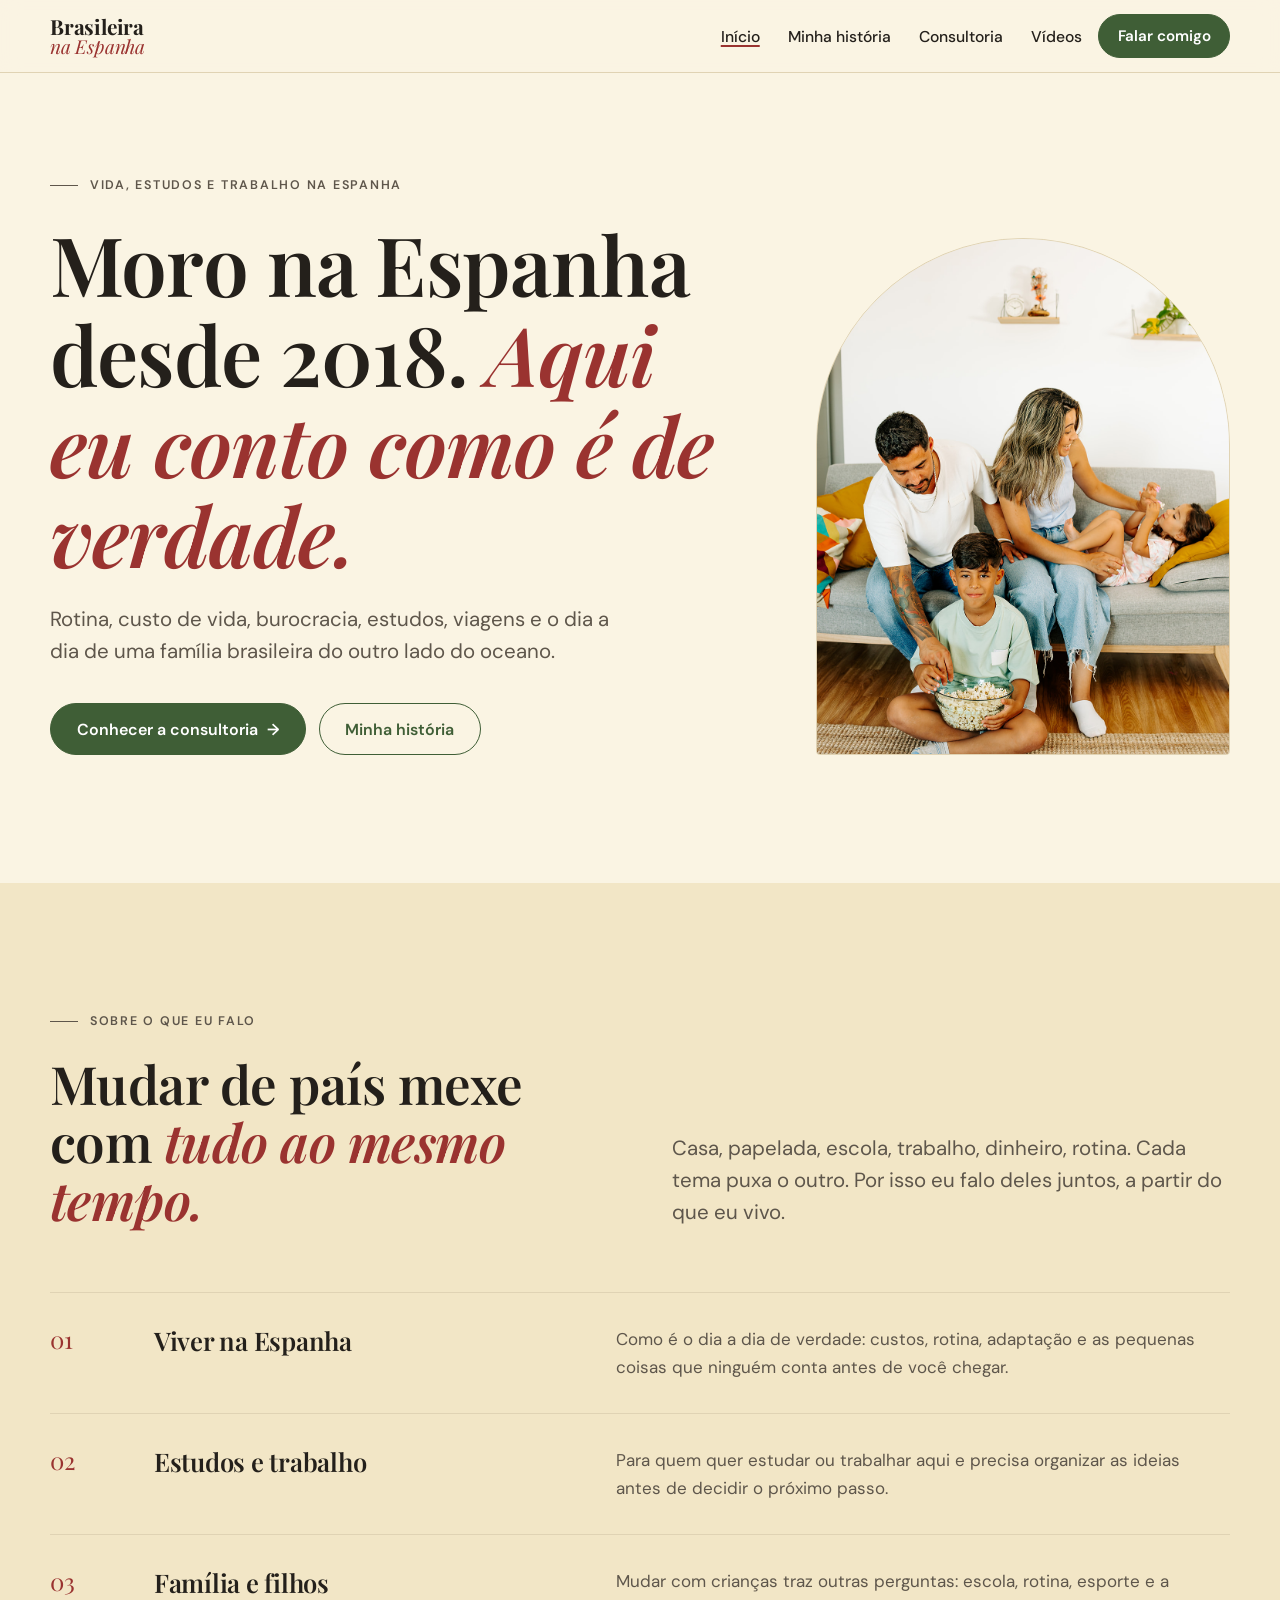
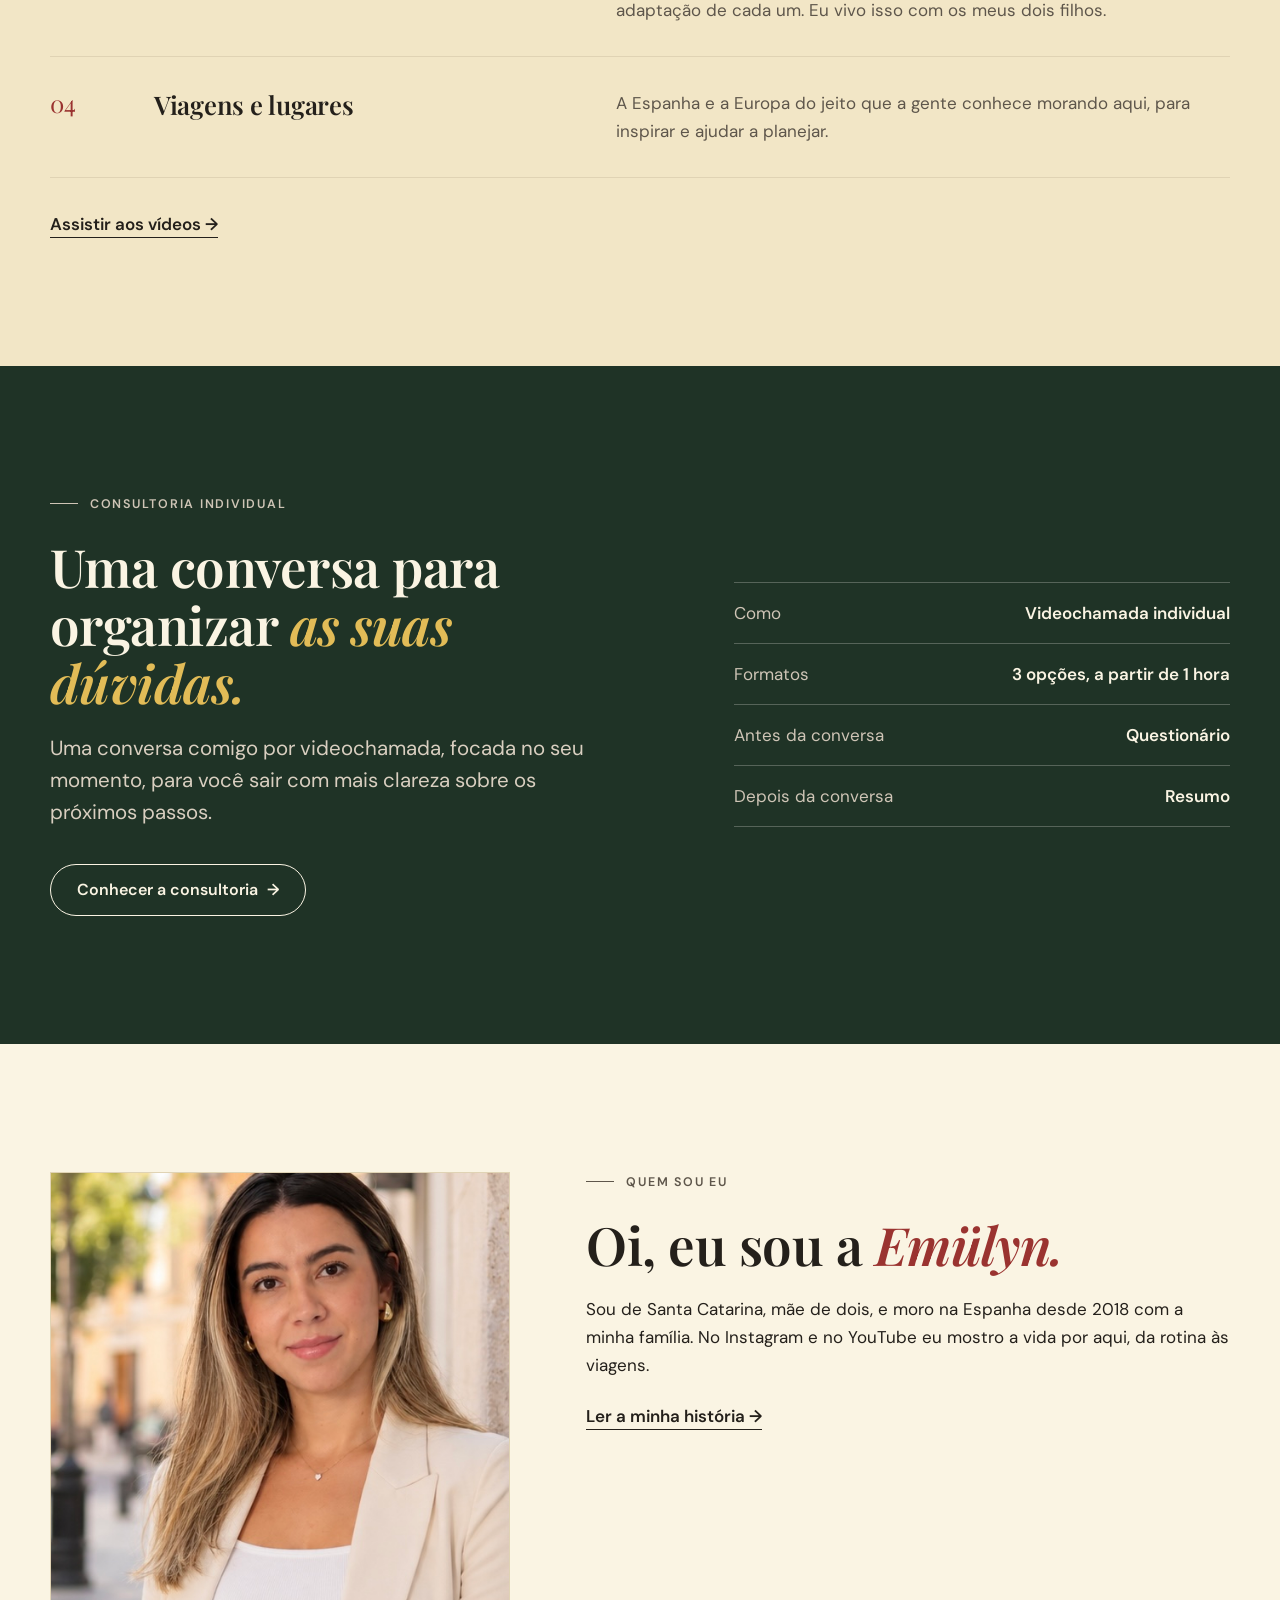
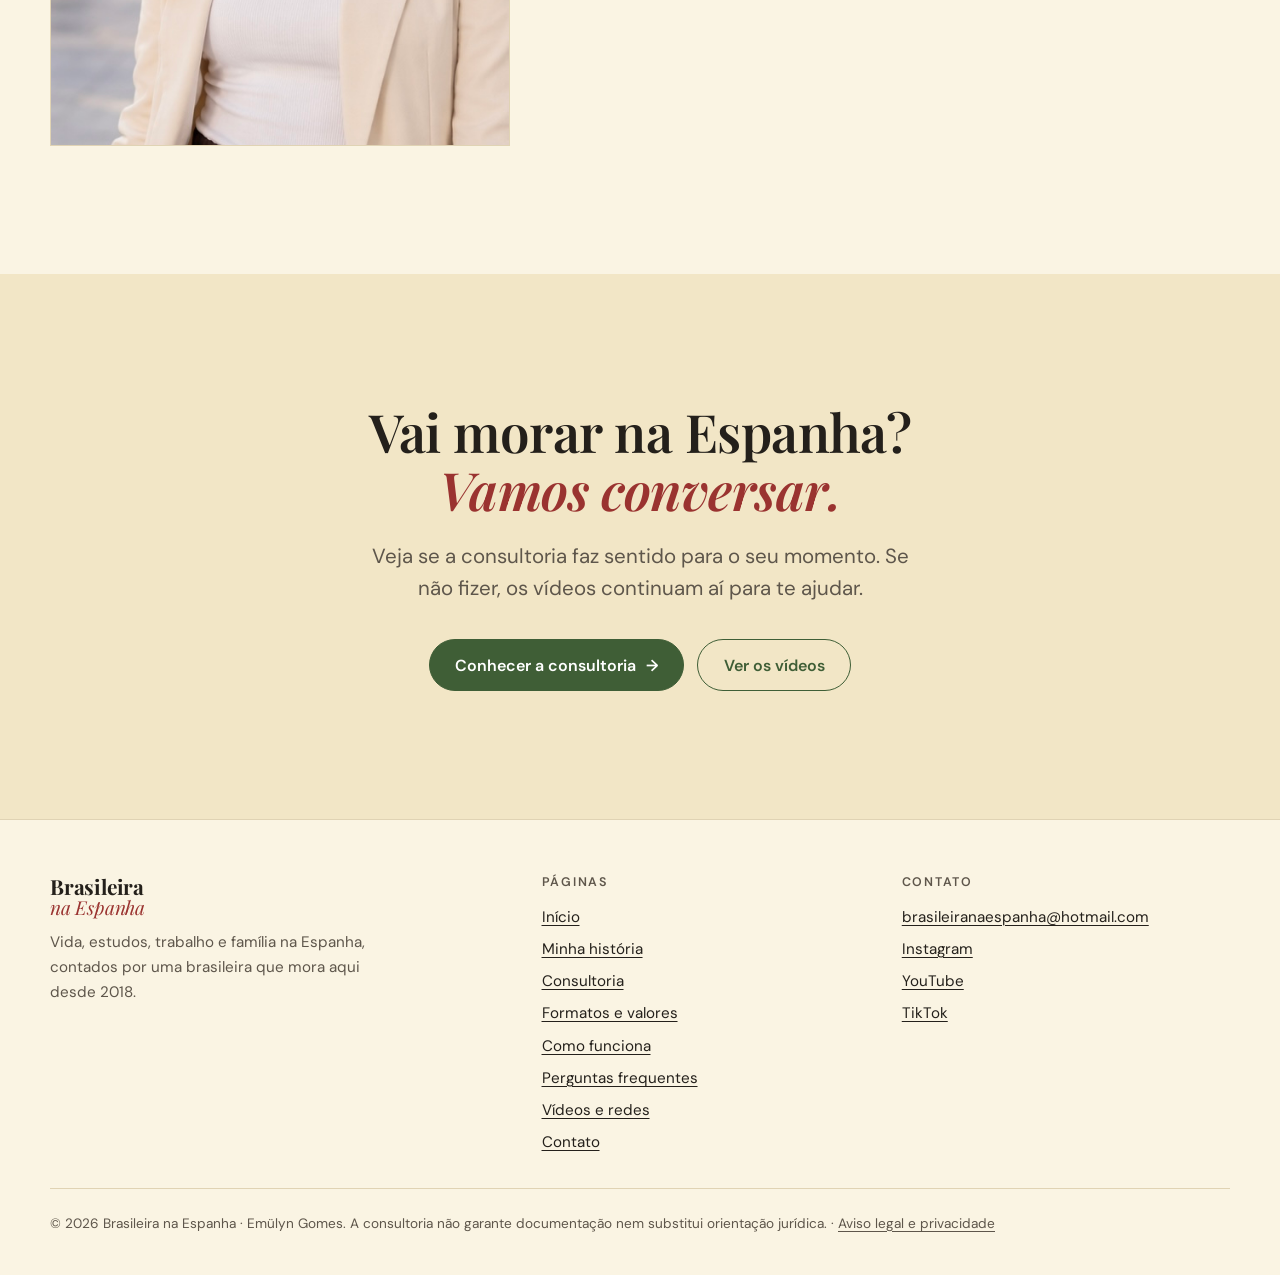
<file: publico/index.html>
<!DOCTYPE html>
<html lang="pt-BR">
<head>
  <meta charset="UTF-8">
  <meta name="viewport" content="width=device-width, initial-scale=1">
  <title>Brasileira na Espanha · Vida, estudos e trabalho na Espanha</title>
  <meta name="description" content="Sou brasileira e moro na Espanha desde 2018. Conto como é viver aqui de verdade e ofereço uma consultoria individual para quem quer se organizar.">
  <link rel="canonical" href="https://brasileiranaespanha.es/">
  <meta name="theme-color" content="#F8F0D8">
  <link rel="icon" href="favicon.svg" type="image/svg+xml">

  <!-- Prévia para compartilhamento (WhatsApp, Instagram, Facebook) -->
  <meta property="og:type" content="website">
  <meta property="og:locale" content="pt_BR">
  <meta property="og:site_name" content="Brasileira na Espanha">
  <meta property="og:title" content="Brasileira na Espanha · Vida, estudos e trabalho na Espanha">
  <meta property="og:description" content="Sou brasileira e moro na Espanha desde 2018. Conto como é viver aqui de verdade e ofereço uma consultoria individual para quem quer se organizar.">
  <meta property="og:url" content="https://brasileiranaespanha.es/">
  <meta property="og:image" content="https://brasileiranaespanha.es/img/compartilhar.jpg">
  <meta name="twitter:card" content="summary_large_image">

  <link rel="preconnect" href="https://fonts.googleapis.com">
  <link rel="preconnect" href="https://fonts.gstatic.com" crossorigin>
  <link href="https://fonts.googleapis.com/css2?family=DM+Sans:opsz,wght@9..40,400;9..40,500;9..40,600&family=Playfair+Display:ital,wght@0,600;0,700;1,400;1,600&display=swap" rel="stylesheet">
  <link rel="stylesheet" href="css/estilo.css">
</head>
<body>
  <a class="pular" href="#conteudo">Pular para o conteúdo</a>

  <header class="topo">
    <div class="envoltorio">
      <a class="marca" href="./"><span>Brasileira</span> <em>na Espanha</em></a>
      <nav class="menu" aria-label="Principal">
        <ul>
          <li><a href="./" aria-current="page">Início</a></li>
          <li><a href="sobre/">Minha história</a></li>
          <li><a href="consultoria/">Consultoria</a></li>
          <li><a href="conteudo/">Vídeos</a></li>
        </ul>
      </nav>
      <a class="botao botao--cheio botao--topo" href="contato/">Falar comigo</a>
    </div>
  </header>

  <main id="conteudo">
    <section class="hero" aria-labelledby="titulo-principal">
      <div class="envoltorio">
        <div>
          <p class="rotulo">Vida, estudos e trabalho na Espanha</p>
          <h1 id="titulo-principal">Moro na Espanha desde 2018. <em>Aqui eu conto como é de verdade.</em></h1>
          <p class="lead">Rotina, custo de vida, burocracia, estudos, viagens e o dia a dia de uma família brasileira do outro lado do oceano.</p>
          <div class="acoes">
          <a class="botao botao--cheio" href="consultoria/">Conhecer a consultoria <span class="seta" aria-hidden="true">→</span></a>
            <a class="botao botao--linha" href="sobre/">Minha história</a>
          </div>
        </div>
        <figure>
          <div class="foto foto--retrato">
            <img src="img/emulyn.jpg" alt="Emülyn com o marido e os dois filhos no sofá de casa" width="800" height="1000" onerror="this.remove()">
            <div class="vaga"><strong>Foto da família</strong> Use a mesma foto do seu site atual (vocês no sofá). Arquivo: img/emulyn.jpg</div>
          </div>
        </figure>
      </div>
    </section>

    <section class="secao secao--areia" aria-labelledby="titulo-temas">
      <div class="envoltorio">
        <div class="cabeca-secao">
          <div>
            <p class="rotulo">Sobre o que eu falo</p>
            <h2 id="titulo-temas">Mudar de país mexe com <em>tudo ao mesmo tempo.</em></h2>
          </div>
          <p class="lead">Casa, papelada, escola, trabalho, dinheiro, rotina. Cada tema puxa o outro. Por isso eu falo deles juntos, a partir do que eu vivo.</p>
        </div>
        <ol class="indice">
          <li><h3>Viver na Espanha</h3><p>Como é o dia a dia de verdade: custos, rotina, adaptação e as pequenas coisas que ninguém conta antes de você chegar.</p></li>
          <li><h3>Estudos e trabalho</h3><p>Para quem quer estudar ou trabalhar aqui e precisa organizar as ideias antes de decidir o próximo passo.</p></li>
          <li><h3>Família e filhos</h3><p>Mudar com crianças traz outras perguntas: escola, rotina, esporte e a adaptação de cada um. Eu vivo isso com os meus dois filhos.</p></li>
          <li><h3>Viagens e lugares</h3><p>A Espanha e a Europa do jeito que a gente conhece morando aqui, para inspirar e ajudar a planejar.</p></li>
        </ol>
        <p style="margin-top:2rem"><a class="link-seta" href="conteudo/">Assistir aos vídeos →</a></p>
      </div>
    </section>

    <section class="secao secao--tinta" aria-labelledby="titulo-consultoria">
      <div class="envoltorio faixa">
        <div>
          <p class="rotulo">Consultoria individual</p>
          <h2 id="titulo-consultoria">Uma conversa para organizar <em>as suas dúvidas.</em></h2>
          <p class="lead" style="margin-top:1.4rem">Uma conversa comigo por videochamada, focada no seu momento, para você sair com mais clareza sobre os próximos passos.</p>
          <div class="acoes">
            <a class="botao botao--linha" href="consultoria/">Conhecer a consultoria <span class="seta" aria-hidden="true">→</span></a>
          </div>
        </div>
        <dl>
          <div><dt>Como</dt><dd>Videochamada individual</dd></div>
          <div><dt>Formatos</dt><dd>3 opções, a partir de 1 hora</dd></div>
          <div><dt>Antes da conversa</dt><dd>Questionário</dd></div>
          <div><dt>Depois da conversa</dt><dd>Resumo</dd></div>
        </dl>
      </div>
    </section>

    <section class="secao" aria-labelledby="titulo-sobre">
      <div class="envoltorio apresentacao">
        <figure>
          <div class="foto foto--retrato">
            <img src="img/dia-a-dia.jpg" alt="Retrato da Emülyn, criadora do Brasileira na Espanha" onerror="this.remove()">
            <div class="vaga"><strong>Seu retrato</strong> Vertical. Arquivo: img/dia-a-dia.jpg</div>
          </div>
        </figure>
        <div class="medida">
          <p class="rotulo">Quem sou eu</p>
          <h2 id="titulo-sobre">Oi, eu sou a <em>Emülyn.</em></h2>
          <p style="margin-top:1.4rem">Sou de Santa Catarina, mãe de dois, e moro na Espanha desde 2018 com a minha família. No Instagram e no YouTube eu mostro a vida por aqui, da rotina às viagens.</p>
          <p style="margin-top:1.4rem"><a class="link-seta" href="sobre/">Ler a minha história →</a></p>
        </div>
      </div>
    </section>

    <section class="secao chamada secao--areia" aria-labelledby="titulo-chamada">
      <div class="envoltorio">
        <h2 id="titulo-chamada">Vai morar na Espanha? <em>Vamos conversar.</em></h2>
        <p class="lead">Veja se a consultoria faz sentido para o seu momento. Se não fizer, os vídeos continuam aí para te ajudar.</p>
        <div class="acoes">
          <a class="botao botao--cheio" href="consultoria/">Conhecer a consultoria <span class="seta" aria-hidden="true">→</span></a>
          <a class="botao botao--linha" href="conteudo/">Ver os vídeos</a>
        </div>
      </div>
    </section>
  </main>

  <footer class="rodape">
    <div class="envoltorio">
      <div>
        <a class="marca" href="./"><span>Brasileira</span> <em>na Espanha</em></a>
        <p class="suave" style="margin-top:.8rem;max-width:34ch">Vida, estudos, trabalho e família na Espanha, contados por uma brasileira que mora aqui desde 2018.</p>
      </div>
      <nav aria-label="Rodapé">
        <h2>Páginas</h2>
        <ul>
          <li><a href="./">Início</a></li>
          <li><a href="sobre/">Minha história</a></li>
          <li><a href="consultoria/">Consultoria</a></li>
          <li><a href="consultoria/formatos/">Formatos e valores</a></li>
          <li><a href="consultoria/como-funciona/">Como funciona</a></li>
          <li><a href="consultoria/perguntas/">Perguntas frequentes</a></li>
          <li><a href="conteudo/">Vídeos e redes</a></li>
          <li><a href="contato/">Contato</a></li>
        </ul>
      </nav>
      <div>
        <h2>Contato</h2>
        <ul>
          <li><a data-link="email" data-mostrar aria-disabled="true">[E-MAIL DE CONTATO]</a></li>
          <li><a href="https://www.instagram.com/emulyngomes/">Instagram</a></li>
          <li><a href="https://www.youtube.com/@brasileiranaespanha">YouTube</a></li>
          <li><a href="https://www.tiktok.com/@emulyngomes">TikTok</a></li>
        </ul>
      </div>
      <p class="legal">© 2026 Brasileira na Espanha · Emülyn Gomes. A consultoria não garante documentação nem substitui orientação jurídica. · <a href="aviso-legal/">Aviso legal e privacidade</a></p>
    </div>
  </footer>

  <script src="js/config.js"></script>
</body>
</html>
</file>
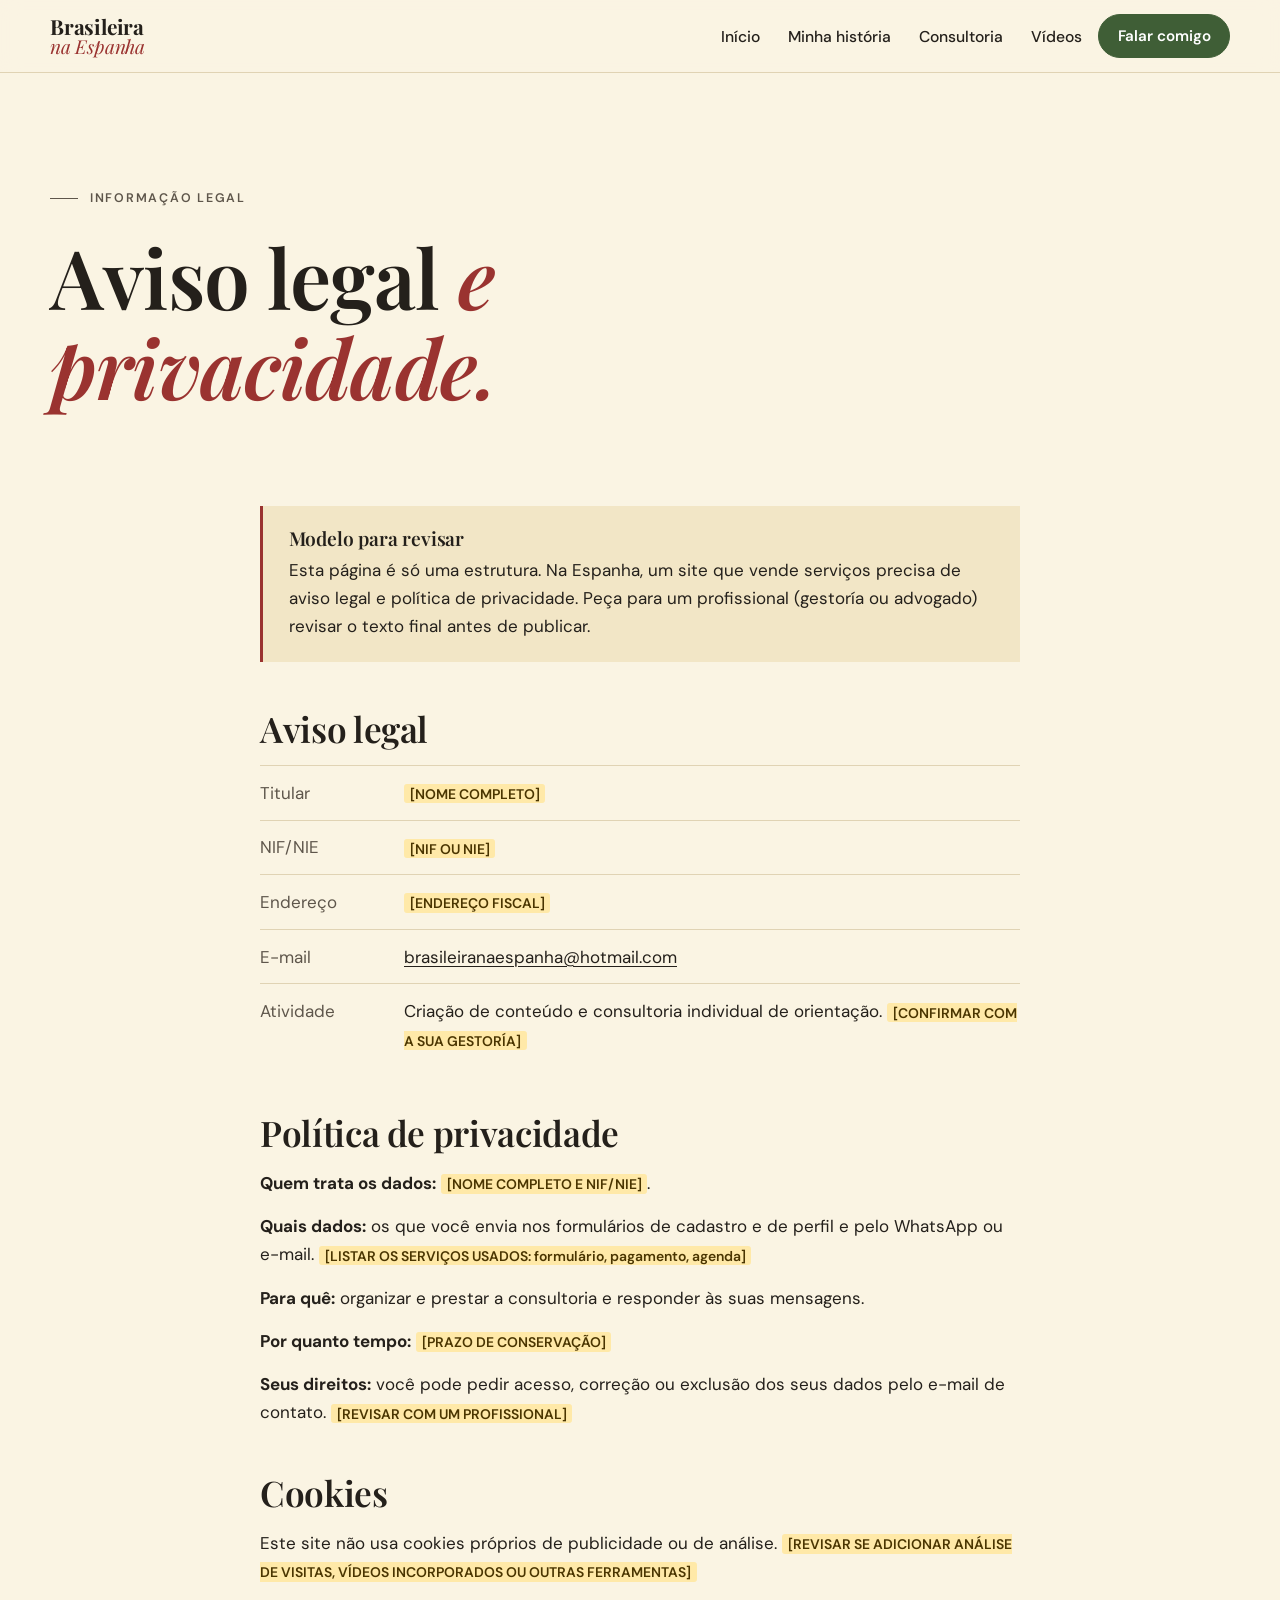
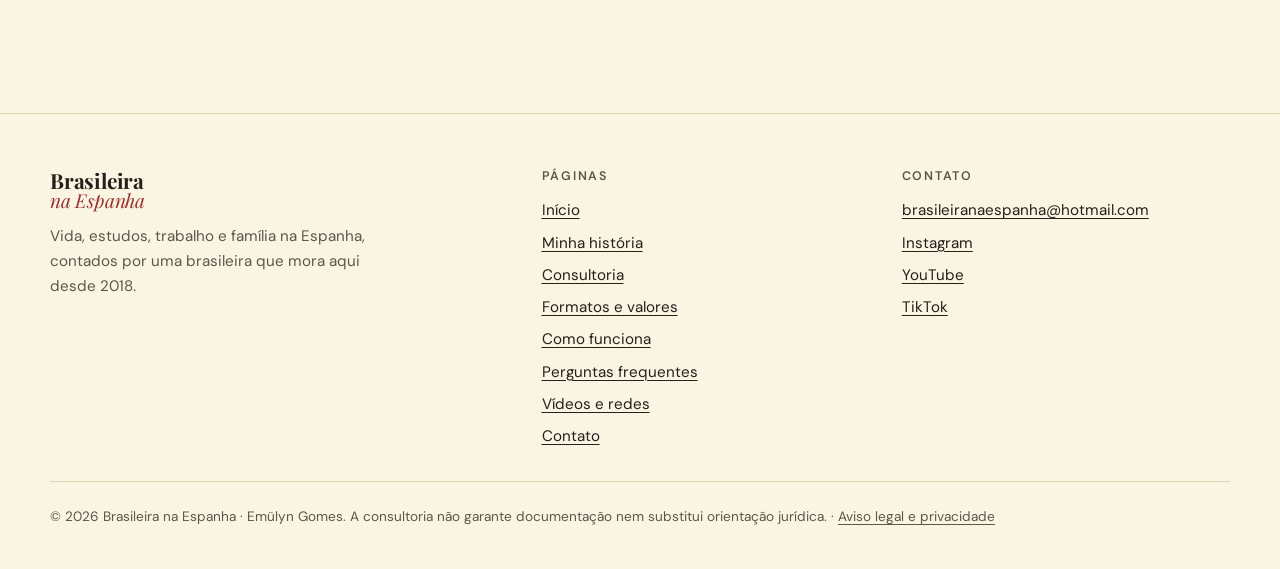
<file: publico/aviso-legal/index.html>
<!DOCTYPE html>
<html lang="pt-BR">
<head>
  <meta charset="UTF-8">
  <meta name="viewport" content="width=device-width, initial-scale=1">
  <title>Aviso legal e privacidade · Brasileira na Espanha</title>
  <meta name="description" content="Aviso legal, política de privacidade e cookies do site Brasileira na Espanha.">
  <link rel="canonical" href="https://brasileiranaespanha.es/aviso-legal/">
  <meta name="theme-color" content="#F8F0D8">
  <link rel="icon" href="../favicon.svg" type="image/svg+xml">

  <!-- Prévia para compartilhamento (WhatsApp, Instagram, Facebook) -->
  <meta property="og:type" content="website">
  <meta property="og:locale" content="pt_BR">
  <meta property="og:site_name" content="Brasileira na Espanha">
  <meta property="og:title" content="Aviso legal e privacidade · Brasileira na Espanha">
  <meta property="og:description" content="Aviso legal, política de privacidade e cookies do site Brasileira na Espanha.">
  <meta property="og:url" content="https://brasileiranaespanha.es/aviso-legal/">
  <meta property="og:image" content="https://brasileiranaespanha.es/img/compartilhar.jpg">
  <meta name="twitter:card" content="summary_large_image">

  <link rel="preconnect" href="https://fonts.googleapis.com">
  <link rel="preconnect" href="https://fonts.gstatic.com" crossorigin>
  <link href="https://fonts.googleapis.com/css2?family=DM+Sans:opsz,wght@9..40,400;9..40,500;9..40,600&family=Playfair+Display:ital,wght@0,600;0,700;1,400;1,600&display=swap" rel="stylesheet">
  <link rel="stylesheet" href="../css/estilo.css">
</head>
<body>
  <a class="pular" href="#conteudo">Pular para o conteúdo</a>

  <header class="topo">
    <div class="envoltorio">
      <a class="marca" href="../"><span>Brasileira</span> <em>na Espanha</em></a>
      <nav class="menu" aria-label="Principal">
        <ul>
          <li><a href="../">Início</a></li>
          <li><a href="../sobre/">Minha história</a></li>
          <li><a href="../consultoria/">Consultoria</a></li>
          <li><a href="../conteudo/">Vídeos</a></li>
        </ul>
      </nav>
      <a class="botao botao--cheio botao--topo" href="../contato/">Falar comigo</a>
    </div>
  </header>

  <main id="conteudo">
    <section class="cabecalho-pagina" aria-labelledby="titulo-principal">
      <div class="envoltorio">
        <p class="rotulo">Informação legal</p>
        <h1 id="titulo-principal">Aviso legal <em>e privacidade.</em></h1>
      </div>
    </section>

    <section class="secao" style="padding-top:0">
      <div class="envoltorio texto-legal">
        <div class="aviso" role="note">
          <h2>Modelo para revisar</h2>
          <p>Esta página é só uma estrutura. Na Espanha, um site que vende serviços precisa de aviso legal e política de privacidade. Peça para um profissional (gestoría ou advogado) revisar o texto final antes de publicar.</p>
        </div>

        <h2>Aviso legal</h2>
        <dl class="dados-legais">
          <div><dt>Titular</dt><dd><span class="campo">[NOME COMPLETO]</span></dd></div>
          <div><dt>NIF/NIE</dt><dd><span class="campo">[NIF OU NIE]</span></dd></div>
          <div><dt>Endereço</dt><dd><span class="campo">[ENDEREÇO FISCAL]</span></dd></div>
          <div><dt>E-mail</dt><dd><a data-link="email" data-mostrar aria-disabled="true">[E-MAIL DE CONTATO]</a></dd></div>
          <div><dt>Atividade</dt><dd>Criação de conteúdo e consultoria individual de orientação. <span class="campo">[CONFIRMAR COM A SUA GESTORÍA]</span></dd></div>
        </dl>

        <h2>Política de privacidade</h2>
        <p><strong>Quem trata os dados:</strong> <span class="campo">[NOME COMPLETO E NIF/NIE]</span>.</p>
        <p><strong>Quais dados:</strong> os que você envia nos formulários de cadastro e de perfil e pelo WhatsApp ou e-mail. <span class="campo">[LISTAR OS SERVIÇOS USADOS: formulário, pagamento, agenda]</span></p>
        <p><strong>Para quê:</strong> organizar e prestar a consultoria e responder às suas mensagens.</p>
        <p><strong>Por quanto tempo:</strong> <span class="campo">[PRAZO DE CONSERVAÇÃO]</span></p>
        <p><strong>Seus direitos:</strong> você pode pedir acesso, correção ou exclusão dos seus dados pelo e-mail de contato. <span class="campo">[REVISAR COM UM PROFISSIONAL]</span></p>

        <h2>Cookies</h2>
        <p>Este site não usa cookies próprios de publicidade ou de análise. <span class="campo">[REVISAR SE ADICIONAR ANÁLISE DE VISITAS, VÍDEOS INCORPORADOS OU OUTRAS FERRAMENTAS]</span></p>
      </div>
    </section>
  </main>

  <footer class="rodape">
    <div class="envoltorio">
      <div>
        <a class="marca" href="../"><span>Brasileira</span> <em>na Espanha</em></a>
        <p class="suave" style="margin-top:.8rem;max-width:34ch">Vida, estudos, trabalho e família na Espanha, contados por uma brasileira que mora aqui desde 2018.</p>
      </div>
      <nav aria-label="Rodapé">
        <h2>Páginas</h2>
        <ul>
          <li><a href="../">Início</a></li>
          <li><a href="../sobre/">Minha história</a></li>
          <li><a href="../consultoria/">Consultoria</a></li>
          <li><a href="../consultoria/formatos/">Formatos e valores</a></li>
          <li><a href="../consultoria/como-funciona/">Como funciona</a></li>
          <li><a href="../consultoria/perguntas/">Perguntas frequentes</a></li>
          <li><a href="../conteudo/">Vídeos e redes</a></li>
          <li><a href="../contato/">Contato</a></li>
        </ul>
      </nav>
      <div>
        <h2>Contato</h2>
        <ul>
          <li><a data-link="email" data-mostrar aria-disabled="true">[E-MAIL DE CONTATO]</a></li>
          <li><a href="https://www.instagram.com/emulyngomes/">Instagram</a></li>
          <li><a href="https://www.youtube.com/@brasileiranaespanha">YouTube</a></li>
          <li><a href="https://www.tiktok.com/@emulyngomes">TikTok</a></li>
        </ul>
      </div>
      <p class="legal">© 2026 Brasileira na Espanha · Emülyn Gomes. A consultoria não garante documentação nem substitui orientação jurídica. · <a href="../aviso-legal/">Aviso legal e privacidade</a></p>
    </div>
  </footer>

  <script src="../js/config.js"></script>
</body>
</html>
</file>
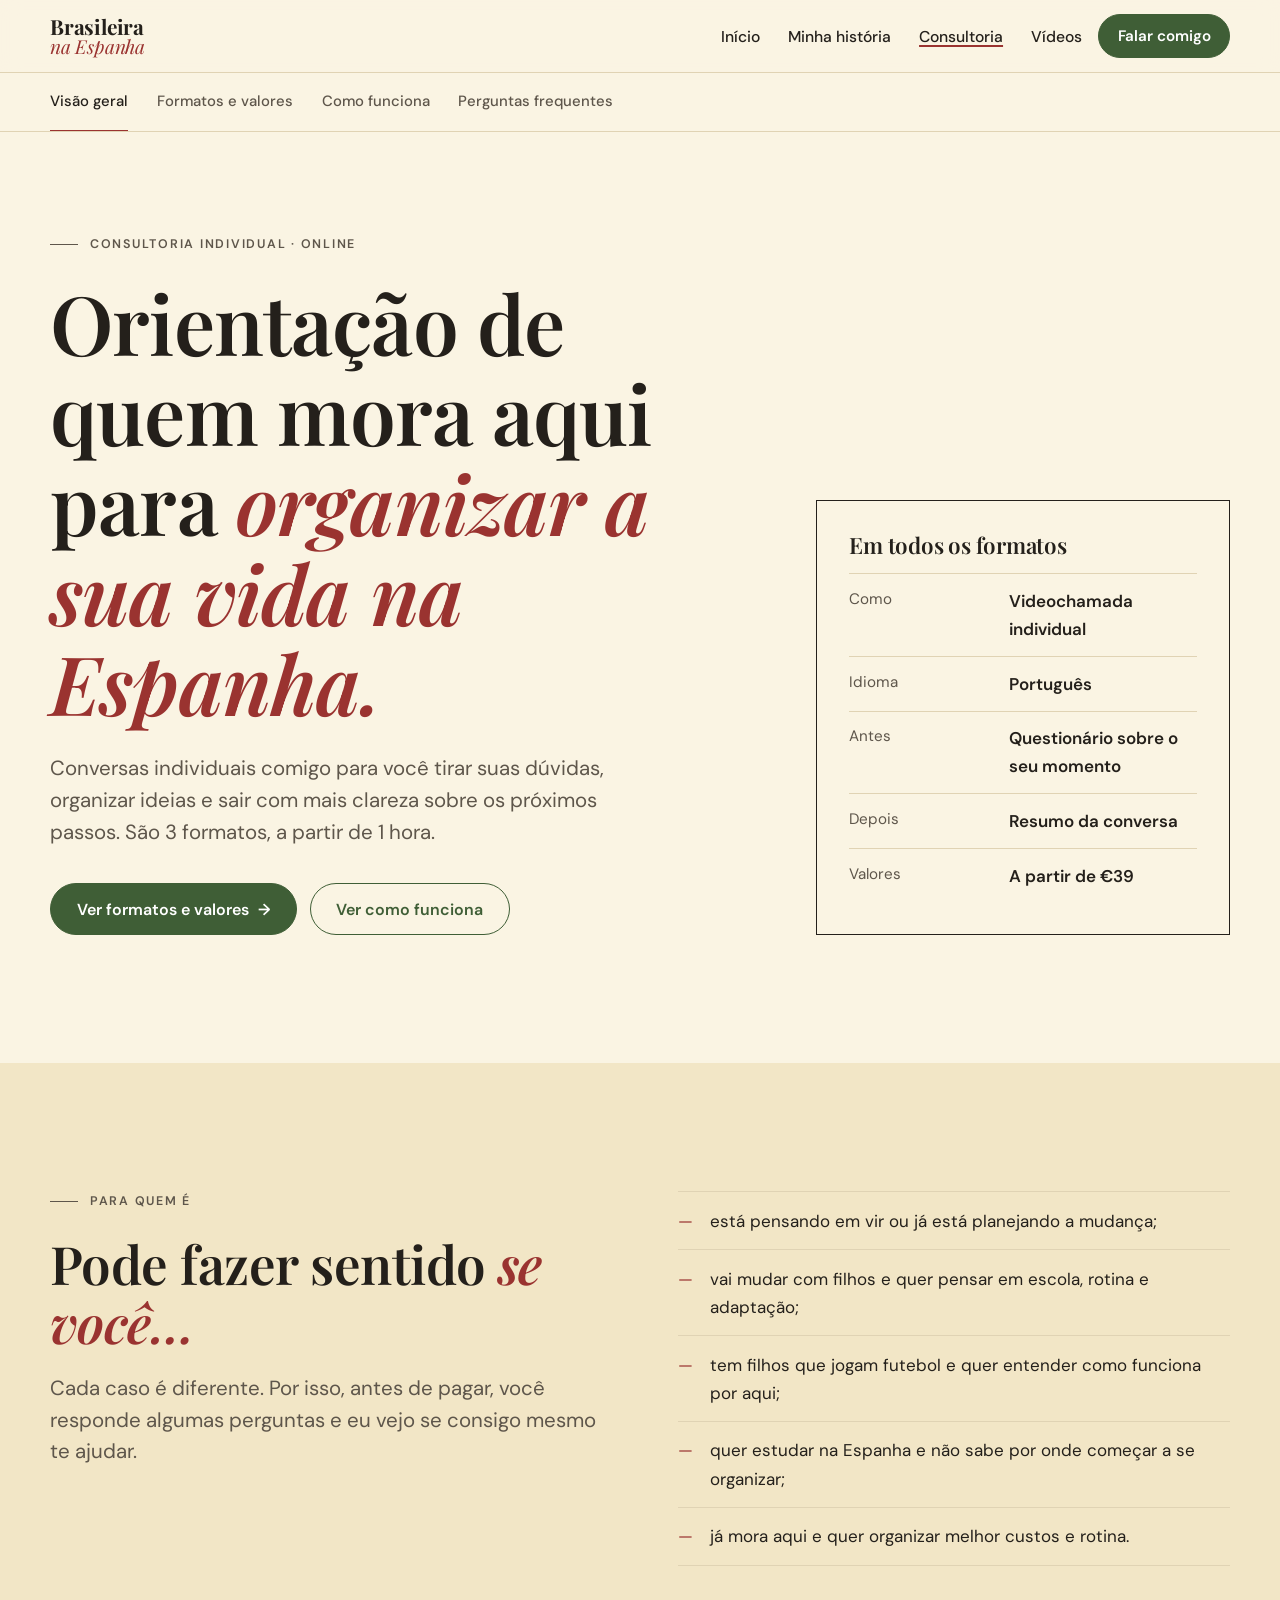
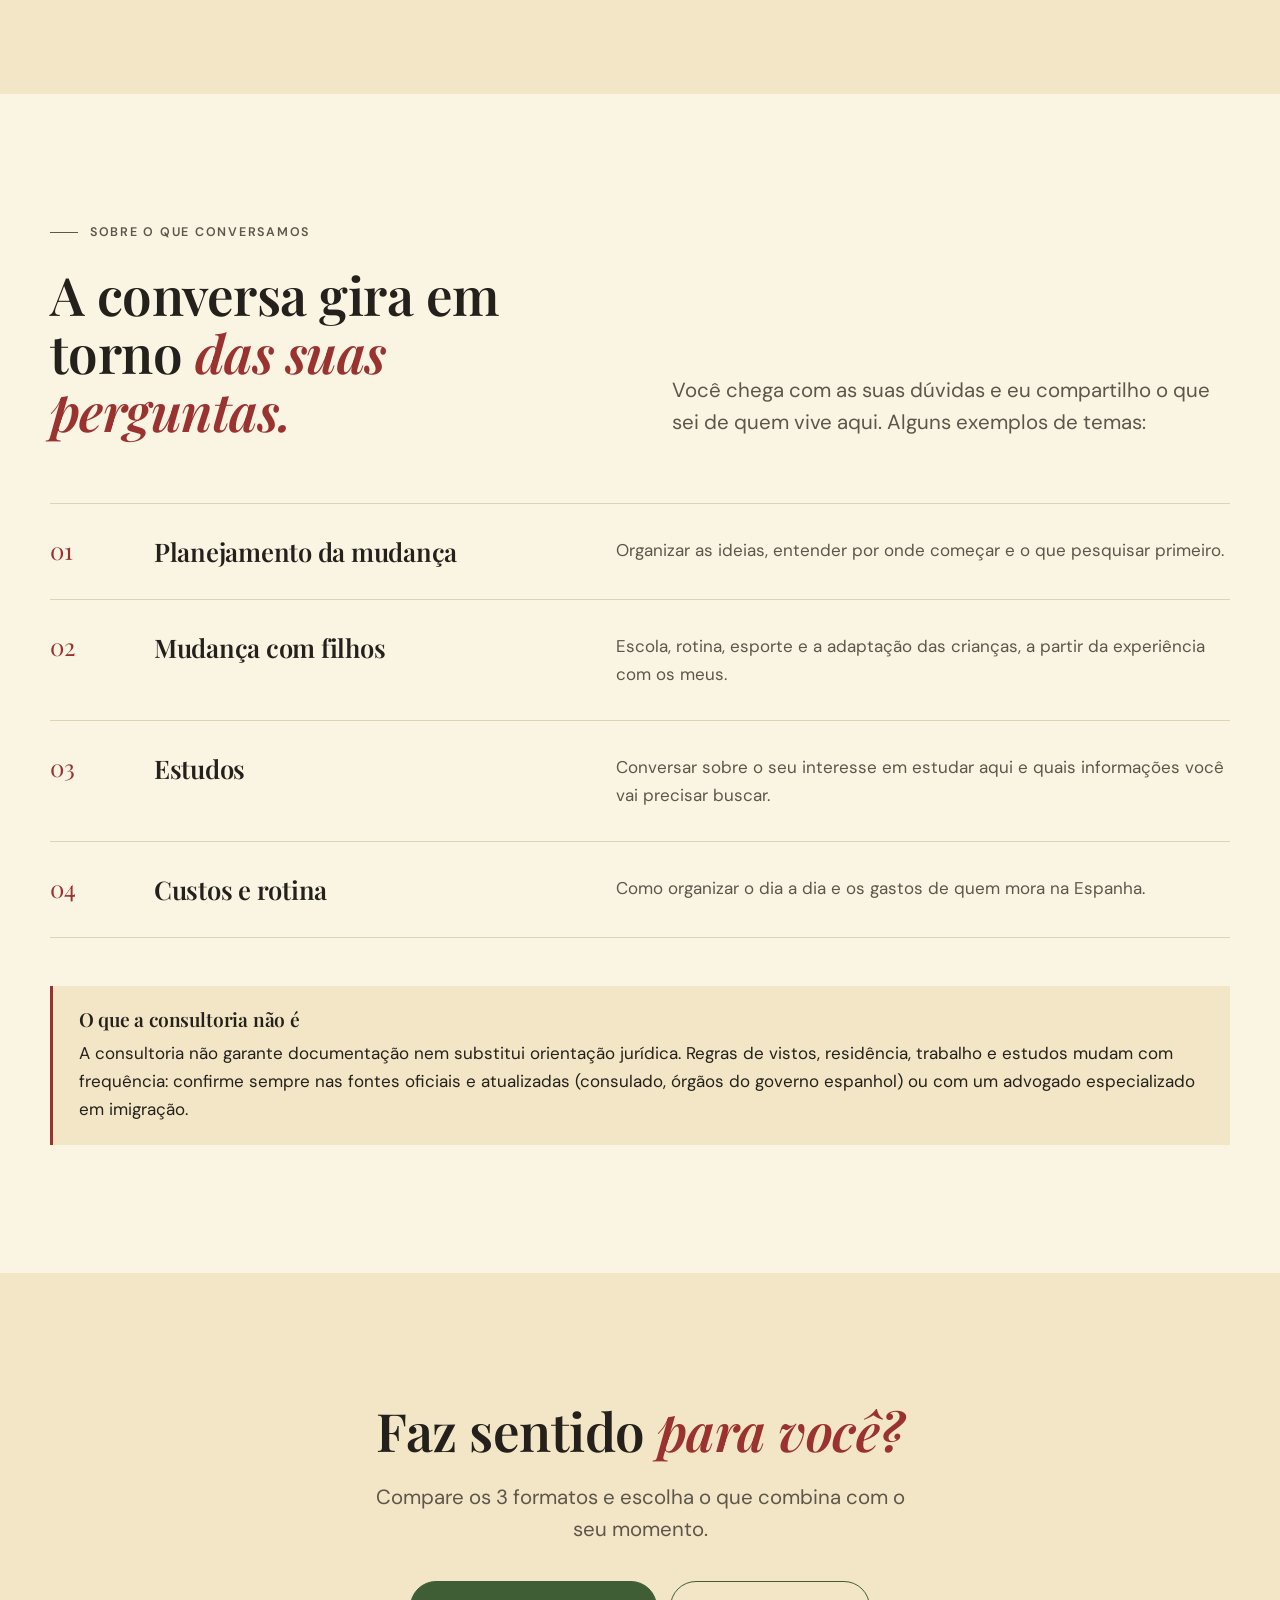
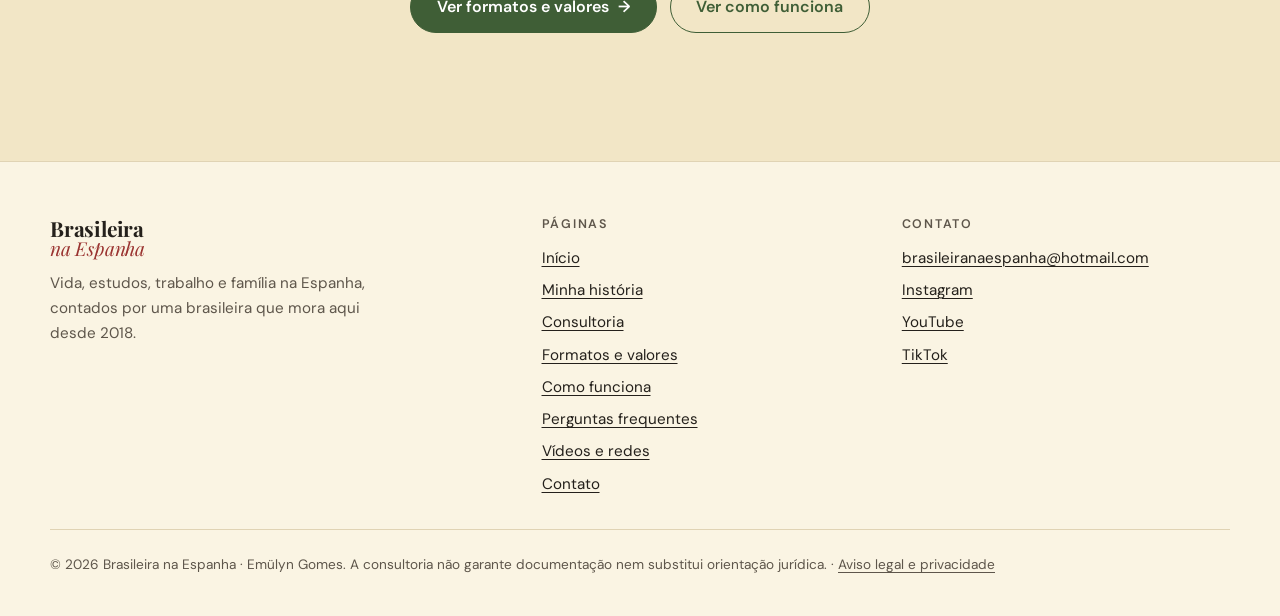
<file: publico/consultoria/index.html>
<!DOCTYPE html>
<html lang="pt-BR">
<head>
  <meta charset="UTF-8">
  <meta name="viewport" content="width=device-width, initial-scale=1">
  <title>Consultoria individual para viver na Espanha · Brasileira na Espanha</title>
  <meta name="description" content="Uma hora de videochamada individual para organizar suas dúvidas sobre a mudança e a vida na Espanha, com questionário antes e resumo depois.">
  <link rel="canonical" href="https://brasileiranaespanha.es/consultoria/">
  <meta name="theme-color" content="#F8F0D8">
  <link rel="icon" href="../favicon.svg" type="image/svg+xml">

  <!-- Prévia para compartilhamento (WhatsApp, Instagram, Facebook) -->
  <meta property="og:type" content="website">
  <meta property="og:locale" content="pt_BR">
  <meta property="og:site_name" content="Brasileira na Espanha">
  <meta property="og:title" content="Consultoria individual para viver na Espanha · Brasileira na Espanha">
  <meta property="og:description" content="Uma hora de videochamada individual para organizar suas dúvidas sobre a mudança e a vida na Espanha, com questionário antes e resumo depois.">
  <meta property="og:url" content="https://brasileiranaespanha.es/consultoria/">
  <meta property="og:image" content="https://brasileiranaespanha.es/img/compartilhar.jpg">
  <meta name="twitter:card" content="summary_large_image">

  <link rel="preconnect" href="https://fonts.googleapis.com">
  <link rel="preconnect" href="https://fonts.gstatic.com" crossorigin>
  <link href="https://fonts.googleapis.com/css2?family=DM+Sans:opsz,wght@9..40,400;9..40,500;9..40,600&family=Playfair+Display:ital,wght@0,600;0,700;1,400;1,600&display=swap" rel="stylesheet">
  <link rel="stylesheet" href="../css/estilo.css">
</head>
<body>
  <a class="pular" href="#conteudo">Pular para o conteúdo</a>

  <header class="topo">
    <div class="envoltorio">
      <a class="marca" href="../"><span>Brasileira</span> <em>na Espanha</em></a>
      <nav class="menu" aria-label="Principal">
        <ul>
          <li><a href="../">Início</a></li>
          <li><a href="../sobre/">Minha história</a></li>
          <li><a href="../consultoria/" aria-current="page">Consultoria</a></li>
          <li><a href="../conteudo/">Vídeos</a></li>
        </ul>
      </nav>
      <a class="botao botao--cheio botao--topo" href="../contato/">Falar comigo</a>
    </div>
  </header>

  <main id="conteudo">
    <nav class="subnav" aria-label="Páginas da consultoria">
      <ul class="envoltorio">
        <li><a href="../consultoria/" aria-current="page">Visão geral</a></li>
        <li><a href="../consultoria/formatos/">Formatos e valores</a></li>
        <li><a href="../consultoria/como-funciona/">Como funciona</a></li>
        <li><a href="../consultoria/perguntas/">Perguntas frequentes</a></li>
      </ul>
    </nav>

    <section class="hero" aria-labelledby="titulo-principal">
      <div class="envoltorio">
        <div>
          <p class="rotulo">Consultoria individual · online</p>
          <h1 id="titulo-principal">Orientação de quem mora aqui para <em>organizar a sua vida na Espanha.</em></h1>
          <p class="lead">Conversas individuais comigo para você tirar suas dúvidas, organizar ideias e sair com mais clareza sobre os próximos passos. São 3 formatos, a partir de 1 hora.</p>
          <div class="acoes">
          <a class="botao botao--cheio" href="../consultoria/formatos/">Ver formatos e valores <span class="seta" aria-hidden="true">→</span></a>
          <a class="botao botao--linha" href="../consultoria/como-funciona/">Ver como funciona</a>
          </div>
        </div>
        <aside class="ficha" aria-labelledby="titulo-ficha">
          <h2 id="titulo-ficha">Em todos os formatos</h2>
          <dl>
            <div><dt>Como</dt><dd>Videochamada individual</dd></div>
            <div><dt>Idioma</dt><dd>Português</dd></div>
            <div><dt>Antes</dt><dd>Questionário sobre o seu momento</dd></div>
            <div><dt>Depois</dt><dd>Resumo da conversa</dd></div>
            <div><dt>Valores</dt><dd>A partir de €39</dd></div>
          </dl>
        </aside>
      </div>
    </section>

    <section class="secao secao--areia" aria-labelledby="titulo-para-quem">
      <div class="envoltorio duas-colunas">
        <div>
          <p class="rotulo">Para quem é</p>
          <h2 id="titulo-para-quem">Pode fazer sentido <em>se você…</em></h2>
          <p class="lead" style="margin-top:1.4rem">Cada caso é diferente. Por isso, antes de pagar, você responde algumas perguntas e eu vejo se consigo mesmo te ajudar.</p>
        </div>
        <ul class="lista-traco">
          <li>está pensando em vir ou já está planejando a mudança;</li>
          <li>vai mudar com filhos e quer pensar em escola, rotina e adaptação;</li>
          <li>tem filhos que jogam futebol e quer entender como funciona por aqui;</li>
          <li>quer estudar na Espanha e não sabe por onde começar a se organizar;</li>
          <li>já mora aqui e quer organizar melhor custos e rotina.</li>
        </ul>
      </div>
    </section>

    <section class="secao" aria-labelledby="titulo-ajuda">
      <div class="envoltorio">
        <div class="cabeca-secao">
          <div>
            <p class="rotulo">Sobre o que conversamos</p>
            <h2 id="titulo-ajuda">A conversa gira em torno <em>das suas perguntas.</em></h2>
          </div>
          <p class="lead">Você chega com as suas dúvidas e eu compartilho o que sei de quem vive aqui. Alguns exemplos de temas:</p>
        </div>
        <ol class="indice">
          <li><h3>Planejamento da mudança</h3><p>Organizar as ideias, entender por onde começar e o que pesquisar primeiro.</p></li>
          <li><h3>Mudança com filhos</h3><p>Escola, rotina, esporte e a adaptação das crianças, a partir da experiência com os meus.</p></li>
          <li><h3>Estudos</h3><p>Conversar sobre o seu interesse em estudar aqui e quais informações você vai precisar buscar.</p></li>
          <li><h3>Custos e rotina</h3><p>Como organizar o dia a dia e os gastos de quem mora na Espanha.</p></li>
        </ol>

        <div class="aviso" style="margin-top:3rem" role="note">
          <h3>O que a consultoria não é</h3>
          <p>A consultoria não garante documentação nem substitui orientação jurídica. Regras de vistos, residência, trabalho e estudos mudam com frequência: confirme sempre nas fontes oficiais e atualizadas (consulado, órgãos do governo espanhol) ou com um advogado especializado em imigração.</p>
        </div>
      </div>
    </section>

    <section class="secao chamada secao--areia" aria-labelledby="titulo-chamada">
      <div class="envoltorio">
        <h2 id="titulo-chamada">Faz sentido <em>para você?</em></h2>
        <p class="lead">Compare os 3 formatos e escolha o que combina com o seu momento.</p>
        <div class="acoes">
          <a class="botao botao--cheio" href="../consultoria/formatos/">Ver formatos e valores <span class="seta" aria-hidden="true">→</span></a>
          <a class="botao botao--linha" href="../consultoria/como-funciona/">Ver como funciona</a>
        </div>
      </div>
    </section>
  </main>

  <footer class="rodape">
    <div class="envoltorio">
      <div>
        <a class="marca" href="../"><span>Brasileira</span> <em>na Espanha</em></a>
        <p class="suave" style="margin-top:.8rem;max-width:34ch">Vida, estudos, trabalho e família na Espanha, contados por uma brasileira que mora aqui desde 2018.</p>
      </div>
      <nav aria-label="Rodapé">
        <h2>Páginas</h2>
        <ul>
          <li><a href="../">Início</a></li>
          <li><a href="../sobre/">Minha história</a></li>
          <li><a href="../consultoria/">Consultoria</a></li>
          <li><a href="../consultoria/formatos/">Formatos e valores</a></li>
          <li><a href="../consultoria/como-funciona/">Como funciona</a></li>
          <li><a href="../consultoria/perguntas/">Perguntas frequentes</a></li>
          <li><a href="../conteudo/">Vídeos e redes</a></li>
          <li><a href="../contato/">Contato</a></li>
        </ul>
      </nav>
      <div>
        <h2>Contato</h2>
        <ul>
          <li><a data-link="email" data-mostrar aria-disabled="true">[E-MAIL DE CONTATO]</a></li>
          <li><a href="https://www.instagram.com/emulyngomes/">Instagram</a></li>
          <li><a href="https://www.youtube.com/@brasileiranaespanha">YouTube</a></li>
          <li><a href="https://www.tiktok.com/@emulyngomes">TikTok</a></li>
        </ul>
      </div>
      <p class="legal">© 2026 Brasileira na Espanha · Emülyn Gomes. A consultoria não garante documentação nem substitui orientação jurídica. · <a href="../aviso-legal/">Aviso legal e privacidade</a></p>
    </div>
  </footer>

  <script src="../js/config.js"></script>
</body>
</html>
</file>
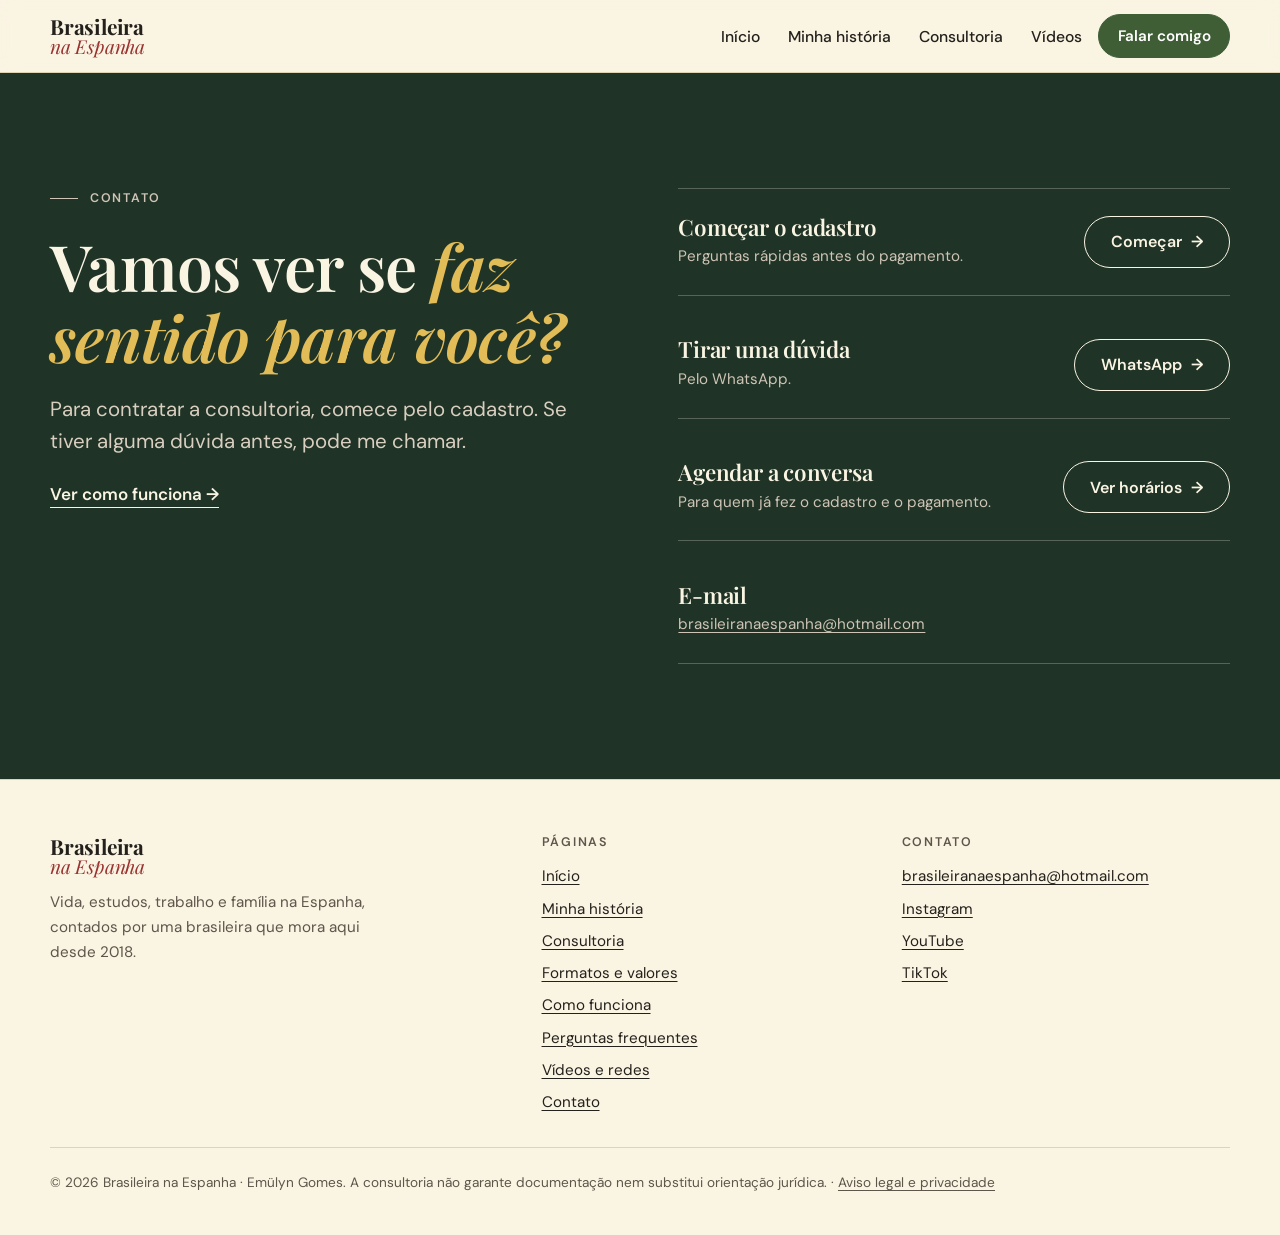
<file: publico/contato/index.html>
<!DOCTYPE html>
<html lang="pt-BR">
<head>
  <meta charset="UTF-8">
  <meta name="viewport" content="width=device-width, initial-scale=1">
  <title>Contato · Brasileira na Espanha</title>
  <meta name="description" content="Comece o cadastro da consultoria, tire uma dúvida pelo WhatsApp ou agende a sua conversa.">
  <link rel="canonical" href="https://brasileiranaespanha.es/contato/">
  <meta name="theme-color" content="#F8F0D8">
  <link rel="icon" href="../favicon.svg" type="image/svg+xml">

  <!-- Prévia para compartilhamento (WhatsApp, Instagram, Facebook) -->
  <meta property="og:type" content="website">
  <meta property="og:locale" content="pt_BR">
  <meta property="og:site_name" content="Brasileira na Espanha">
  <meta property="og:title" content="Contato · Brasileira na Espanha">
  <meta property="og:description" content="Comece o cadastro da consultoria, tire uma dúvida pelo WhatsApp ou agende a sua conversa.">
  <meta property="og:url" content="https://brasileiranaespanha.es/contato/">
  <meta property="og:image" content="https://brasileiranaespanha.es/img/compartilhar.jpg">
  <meta name="twitter:card" content="summary_large_image">

  <link rel="preconnect" href="https://fonts.googleapis.com">
  <link rel="preconnect" href="https://fonts.gstatic.com" crossorigin>
  <link href="https://fonts.googleapis.com/css2?family=DM+Sans:opsz,wght@9..40,400;9..40,500;9..40,600&family=Playfair+Display:ital,wght@0,600;0,700;1,400;1,600&display=swap" rel="stylesheet">
  <link rel="stylesheet" href="../css/estilo.css">
</head>
<body>
  <a class="pular" href="#conteudo">Pular para o conteúdo</a>

  <header class="topo">
    <div class="envoltorio">
      <a class="marca" href="../"><span>Brasileira</span> <em>na Espanha</em></a>
      <nav class="menu" aria-label="Principal">
        <ul>
          <li><a href="../">Início</a></li>
          <li><a href="../sobre/">Minha história</a></li>
          <li><a href="../consultoria/">Consultoria</a></li>
          <li><a href="../conteudo/">Vídeos</a></li>
        </ul>
      </nav>
      <a class="botao botao--cheio botao--topo" href="../contato/" aria-current="page">Falar comigo</a>
    </div>
  </header>

  <main id="conteudo">
    <section class="secao secao--tinta pagina-contato" aria-labelledby="titulo-principal">
      <div class="envoltorio duas-colunas">
        <div>
          <p class="rotulo">Contato</p>
          <h1 id="titulo-principal">Vamos ver se <em>faz sentido para você?</em></h1>
          <p class="lead" style="margin-top:1.4rem;color:#D9CFC0">Para contratar a consultoria, comece pelo cadastro. Se tiver alguma dúvida antes, pode me chamar.</p>
          <p style="margin-top:1.4rem"><a class="link-seta" href="../consultoria/como-funciona/">Ver como funciona →</a></p>
        </div>
        <div class="contatos">
          <div class="contato">
            <div><h2>Começar o cadastro</h2><p>Perguntas rápidas antes do pagamento.</p></div>
            <a class="botao botao--linha" href="../consultoria/cadastro/">Começar <span class="seta" aria-hidden="true">→</span></a>
          </div>
          <div class="contato">
            <div><h2>Tirar uma dúvida</h2><p>Pelo WhatsApp.</p></div>
            <a class="botao botao--linha" data-link="whatsapp" aria-disabled="true">WhatsApp <span class="seta" aria-hidden="true">→</span></a>
            <p class="nota-link" data-aviso-link="whatsapp">[LINK DO WHATSAPP] — ainda não configurado</p>
          </div>
          <div class="contato">
            <div><h2>Agendar a conversa</h2><p>Para quem já fez o cadastro e o pagamento.</p></div>
            <a class="botao botao--linha" href="../consultoria/agendar/">Ver horários <span class="seta" aria-hidden="true">→</span></a>
          </div>
          <div class="contato">
            <div><h2>E-mail</h2><p><a data-link="email" data-mostrar aria-disabled="true">[E-MAIL DE CONTATO]</a></p></div>
          </div>
        </div>
      </div>
    </section>
  </main>

  <footer class="rodape">
    <div class="envoltorio">
      <div>
        <a class="marca" href="../"><span>Brasileira</span> <em>na Espanha</em></a>
        <p class="suave" style="margin-top:.8rem;max-width:34ch">Vida, estudos, trabalho e família na Espanha, contados por uma brasileira que mora aqui desde 2018.</p>
      </div>
      <nav aria-label="Rodapé">
        <h2>Páginas</h2>
        <ul>
          <li><a href="../">Início</a></li>
          <li><a href="../sobre/">Minha história</a></li>
          <li><a href="../consultoria/">Consultoria</a></li>
          <li><a href="../consultoria/formatos/">Formatos e valores</a></li>
          <li><a href="../consultoria/como-funciona/">Como funciona</a></li>
          <li><a href="../consultoria/perguntas/">Perguntas frequentes</a></li>
          <li><a href="../conteudo/">Vídeos e redes</a></li>
          <li><a href="../contato/">Contato</a></li>
        </ul>
      </nav>
      <div>
        <h2>Contato</h2>
        <ul>
          <li><a data-link="email" data-mostrar aria-disabled="true">[E-MAIL DE CONTATO]</a></li>
          <li><a href="https://www.instagram.com/emulyngomes/">Instagram</a></li>
          <li><a href="https://www.youtube.com/@brasileiranaespanha">YouTube</a></li>
          <li><a href="https://www.tiktok.com/@emulyngomes">TikTok</a></li>
        </ul>
      </div>
      <p class="legal">© 2026 Brasileira na Espanha · Emülyn Gomes. A consultoria não garante documentação nem substitui orientação jurídica. · <a href="../aviso-legal/">Aviso legal e privacidade</a></p>
    </div>
  </footer>

  <script src="../js/config.js"></script>
</body>
</html>
</file>
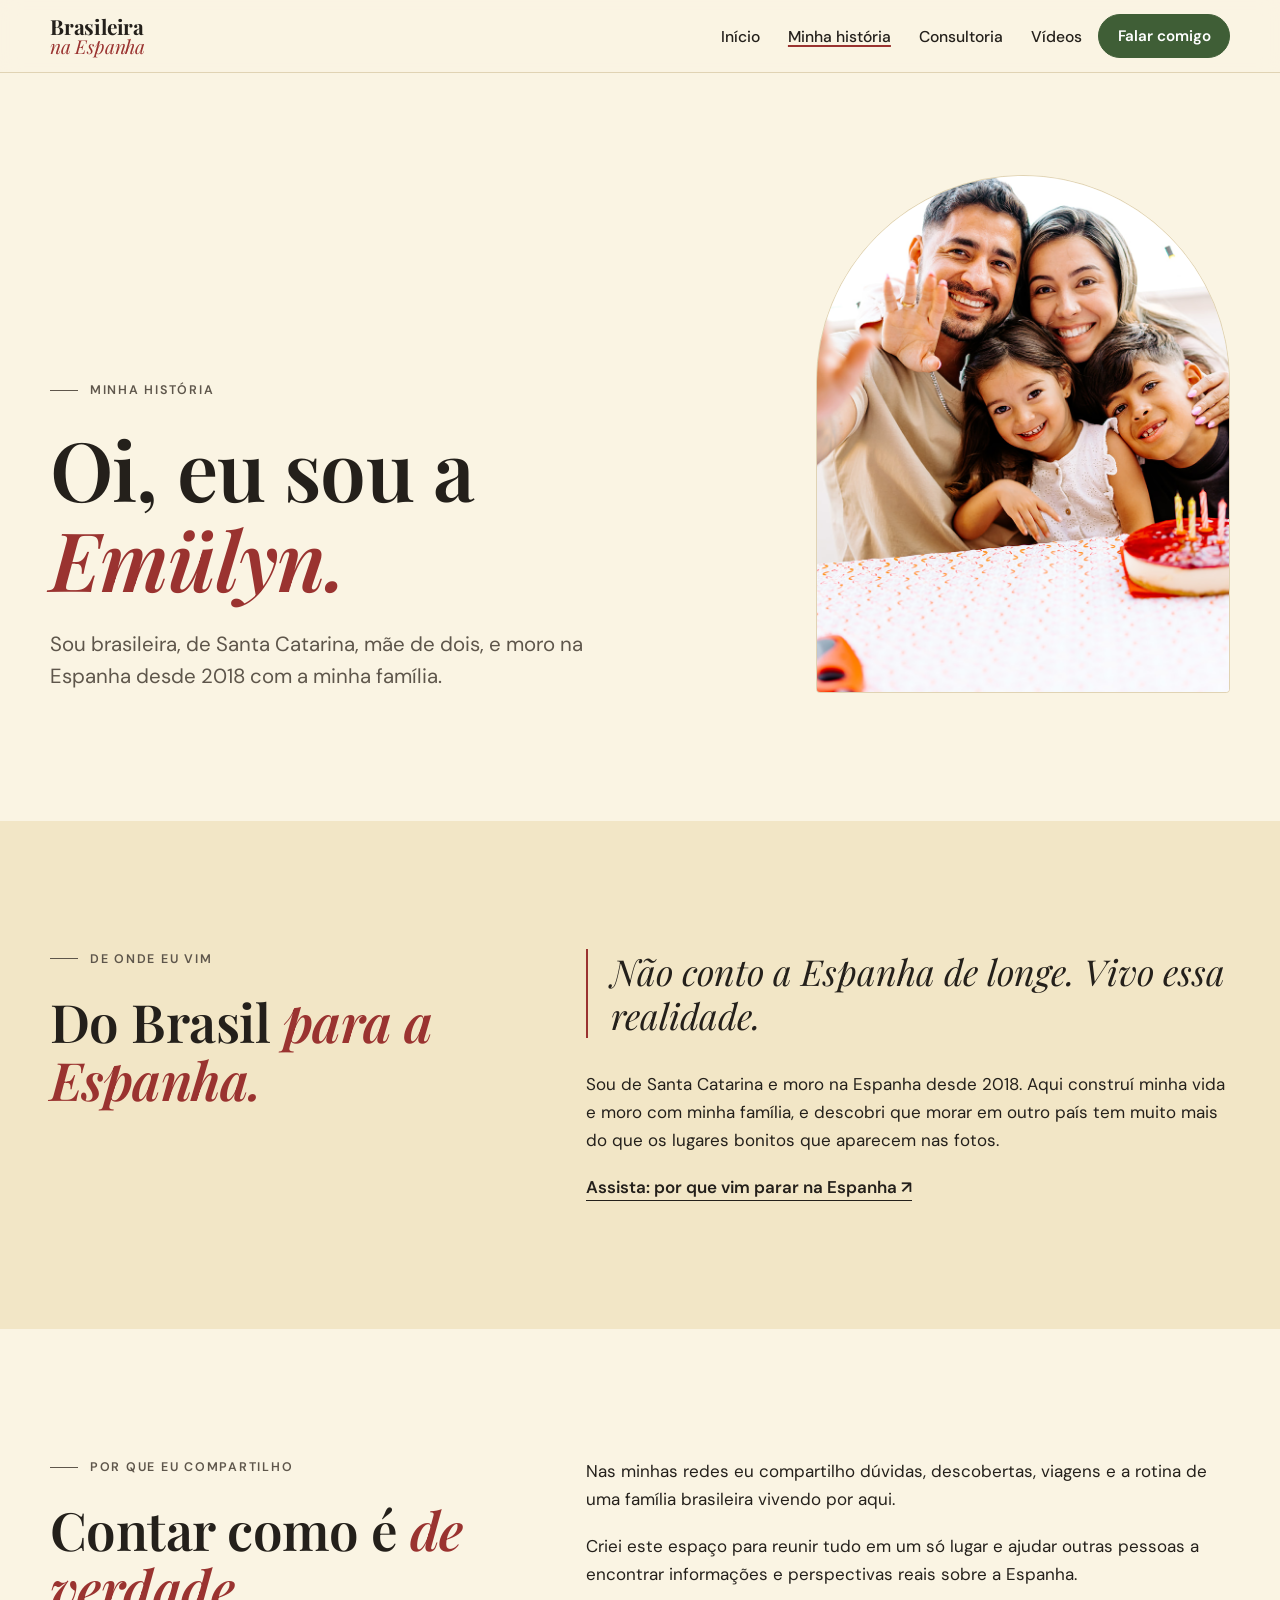
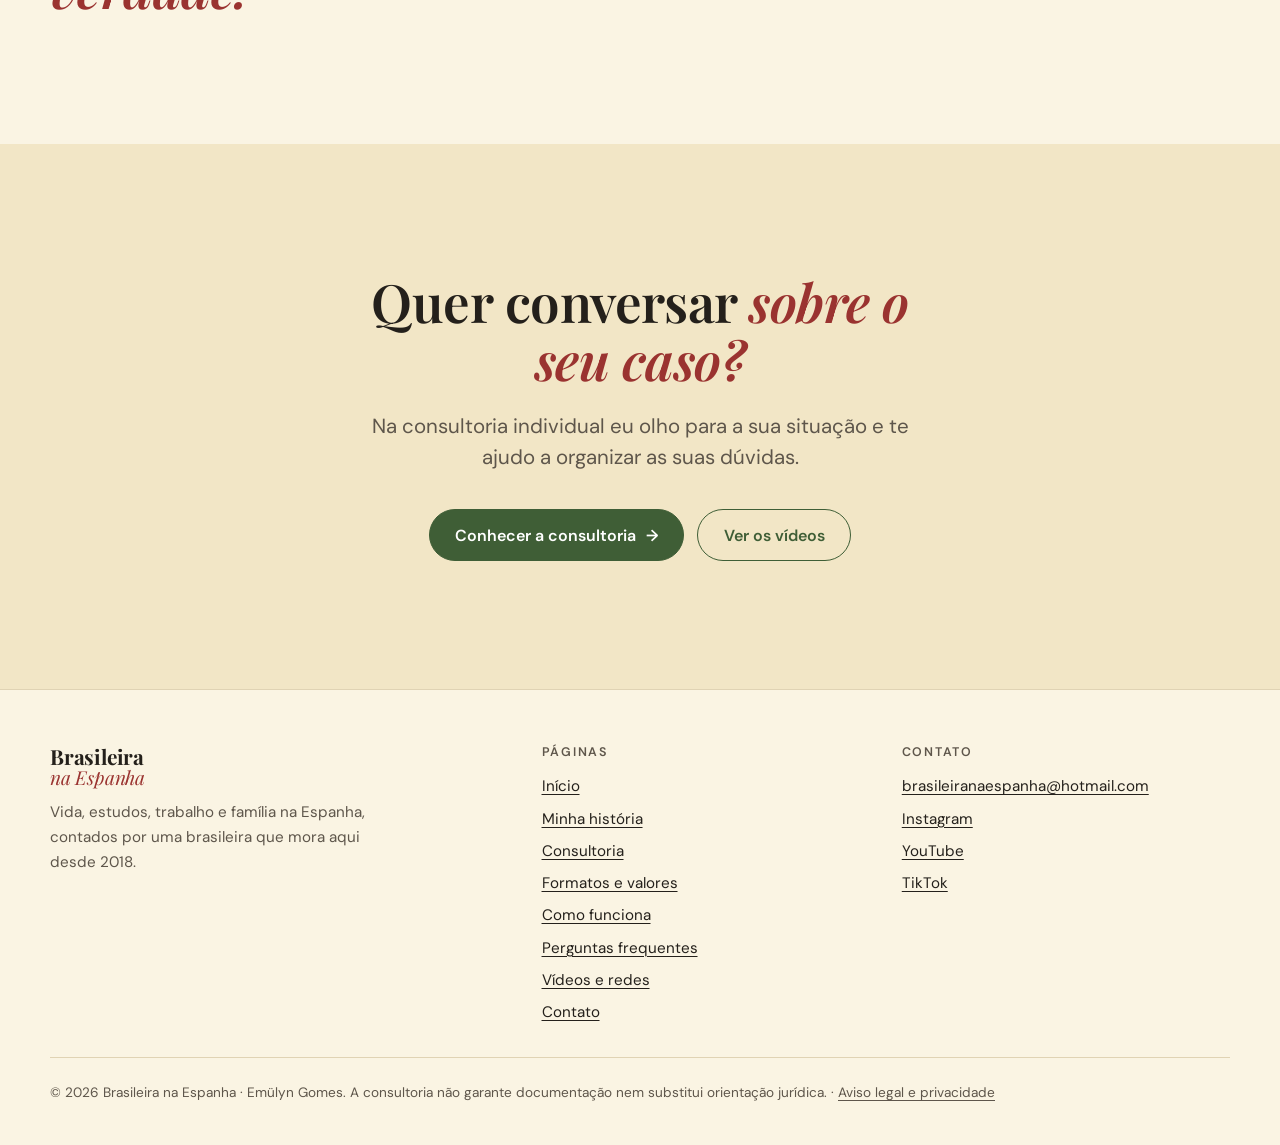
<file: publico/sobre/index.html>
<!DOCTYPE html>
<html lang="pt-BR">
<head>
  <meta charset="UTF-8">
  <meta name="viewport" content="width=device-width, initial-scale=1">
  <title>Minha história · Brasileira na Espanha</title>
  <meta name="description" content="Sou a Emülyn, brasileira de Santa Catarina, mãe de dois, e moro na Espanha desde 2018 com a minha família.">
  <link rel="canonical" href="https://brasileiranaespanha.es/sobre/">
  <meta name="theme-color" content="#F8F0D8">
  <link rel="icon" href="../favicon.svg" type="image/svg+xml">

  <!-- Prévia para compartilhamento (WhatsApp, Instagram, Facebook) -->
  <meta property="og:type" content="website">
  <meta property="og:locale" content="pt_BR">
  <meta property="og:site_name" content="Brasileira na Espanha">
  <meta property="og:title" content="Minha história · Brasileira na Espanha">
  <meta property="og:description" content="Sou a Emülyn, brasileira de Santa Catarina, mãe de dois, e moro na Espanha desde 2018 com a minha família.">
  <meta property="og:url" content="https://brasileiranaespanha.es/sobre/">
  <meta property="og:image" content="https://brasileiranaespanha.es/img/compartilhar.jpg">
  <meta name="twitter:card" content="summary_large_image">

  <link rel="preconnect" href="https://fonts.googleapis.com">
  <link rel="preconnect" href="https://fonts.gstatic.com" crossorigin>
  <link href="https://fonts.googleapis.com/css2?family=DM+Sans:opsz,wght@9..40,400;9..40,500;9..40,600&family=Playfair+Display:ital,wght@0,600;0,700;1,400;1,600&display=swap" rel="stylesheet">
  <link rel="stylesheet" href="../css/estilo.css">
</head>
<body>
  <a class="pular" href="#conteudo">Pular para o conteúdo</a>

  <header class="topo">
    <div class="envoltorio">
      <a class="marca" href="../"><span>Brasileira</span> <em>na Espanha</em></a>
      <nav class="menu" aria-label="Principal">
        <ul>
          <li><a href="../">Início</a></li>
          <li><a href="../sobre/" aria-current="page">Minha história</a></li>
          <li><a href="../consultoria/">Consultoria</a></li>
          <li><a href="../conteudo/">Vídeos</a></li>
        </ul>
      </nav>
      <a class="botao botao--cheio botao--topo" href="../contato/">Falar comigo</a>
    </div>
  </header>

  <main id="conteudo">
    <section class="hero" aria-labelledby="titulo-principal">
      <div class="envoltorio">
        <div>
          <p class="rotulo">Minha história</p>
          <h1 id="titulo-principal">Oi, eu sou a <em>Emülyn.</em></h1>
          <p class="lead">Sou brasileira, de Santa Catarina, mãe de dois, e moro na Espanha desde 2018 com a minha família.</p>
        </div>
        <figure>
          <div class="foto foto--retrato">
            <img src="../img/emulyn-sobre.jpg" alt="Emülyn com o marido e os dois filhos em um aniversário" width="800" height="1000" onerror="this.remove()">
            <div class="vaga"><strong>Foto sua (diferente da página inicial)</strong> Mais próxima, num momento natural. Arquivo: img/emulyn-sobre.jpg</div>
          </div>
        </figure>
      </div>
    </section>

    <section class="secao secao--areia" aria-labelledby="titulo-historia">
      <div class="envoltorio apresentacao">
        <div>
          <p class="rotulo">De onde eu vim</p>
          <h2 id="titulo-historia">Do Brasil <em>para a Espanha.</em></h2>
        </div>
        <div class="medida texto-corrido">
          <blockquote><p>Não conto a Espanha de longe. Vivo essa realidade.</p></blockquote>
          <p>Sou de Santa Catarina e moro na Espanha desde 2018. Aqui construí minha vida e moro com minha família, e descobri que morar em outro país tem muito mais do que os lugares bonitos que aparecem nas fotos.</p>
          <p><a class="link-seta" href="https://www.youtube.com/watch?v=ScG7XF5aXVY">Assista: por que vim parar na Espanha ↗</a></p>
        </div>
      </div>
    </section>

    <section class="secao" aria-labelledby="titulo-conteudo">
      <div class="envoltorio apresentacao">
        <div>
          <p class="rotulo">Por que eu compartilho</p>
          <h2 id="titulo-conteudo">Contar como é <em>de verdade.</em></h2>
        </div>
        <div class="medida texto-corrido">
          <p>Nas minhas redes eu compartilho dúvidas, descobertas, viagens e a rotina de uma família brasileira vivendo por aqui.</p>
          <p>Criei este espaço para reunir tudo em um só lugar e ajudar outras pessoas a encontrar informações e perspectivas reais sobre a Espanha.</p>
        </div>
      </div>
    </section>

    <section class="secao chamada secao--areia" aria-labelledby="titulo-chamada">
      <div class="envoltorio">
        <h2 id="titulo-chamada">Quer conversar <em>sobre o seu caso?</em></h2>
        <p class="lead">Na consultoria individual eu olho para a sua situação e te ajudo a organizar as suas dúvidas.</p>
        <div class="acoes">
          <a class="botao botao--cheio" href="../consultoria/">Conhecer a consultoria <span class="seta" aria-hidden="true">→</span></a>
          <a class="botao botao--linha" href="../conteudo/">Ver os vídeos</a>
        </div>
      </div>
    </section>
  </main>

  <footer class="rodape">
    <div class="envoltorio">
      <div>
        <a class="marca" href="../"><span>Brasileira</span> <em>na Espanha</em></a>
        <p class="suave" style="margin-top:.8rem;max-width:34ch">Vida, estudos, trabalho e família na Espanha, contados por uma brasileira que mora aqui desde 2018.</p>
      </div>
      <nav aria-label="Rodapé">
        <h2>Páginas</h2>
        <ul>
          <li><a href="../">Início</a></li>
          <li><a href="../sobre/">Minha história</a></li>
          <li><a href="../consultoria/">Consultoria</a></li>
          <li><a href="../consultoria/formatos/">Formatos e valores</a></li>
          <li><a href="../consultoria/como-funciona/">Como funciona</a></li>
          <li><a href="../consultoria/perguntas/">Perguntas frequentes</a></li>
          <li><a href="../conteudo/">Vídeos e redes</a></li>
          <li><a href="../contato/">Contato</a></li>
        </ul>
      </nav>
      <div>
        <h2>Contato</h2>
        <ul>
          <li><a data-link="email" data-mostrar aria-disabled="true">[E-MAIL DE CONTATO]</a></li>
          <li><a href="https://www.instagram.com/emulyngomes/">Instagram</a></li>
          <li><a href="https://www.youtube.com/@brasileiranaespanha">YouTube</a></li>
          <li><a href="https://www.tiktok.com/@emulyngomes">TikTok</a></li>
        </ul>
      </div>
      <p class="legal">© 2026 Brasileira na Espanha · Emülyn Gomes. A consultoria não garante documentação nem substitui orientação jurídica. · <a href="../aviso-legal/">Aviso legal e privacidade</a></p>
    </div>
  </footer>

  <script src="../js/config.js"></script>
</body>
</html>
</file>
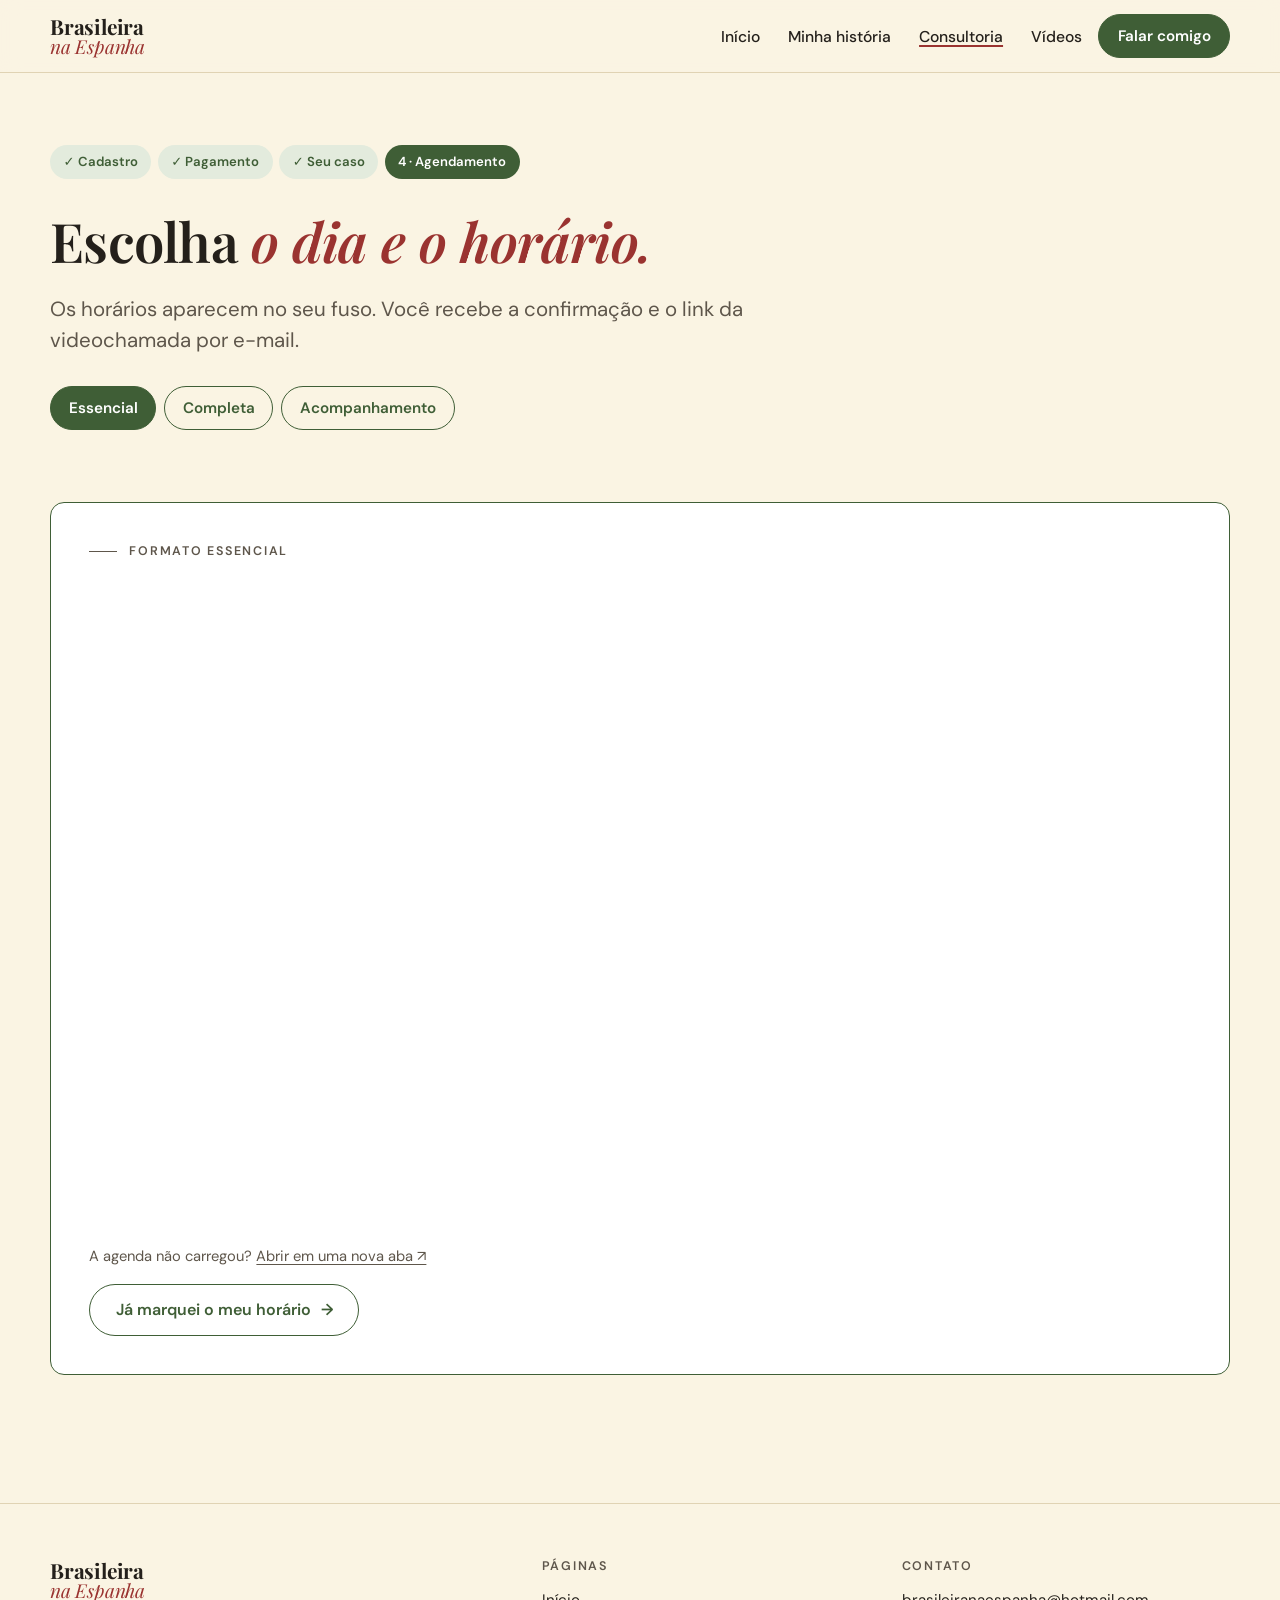
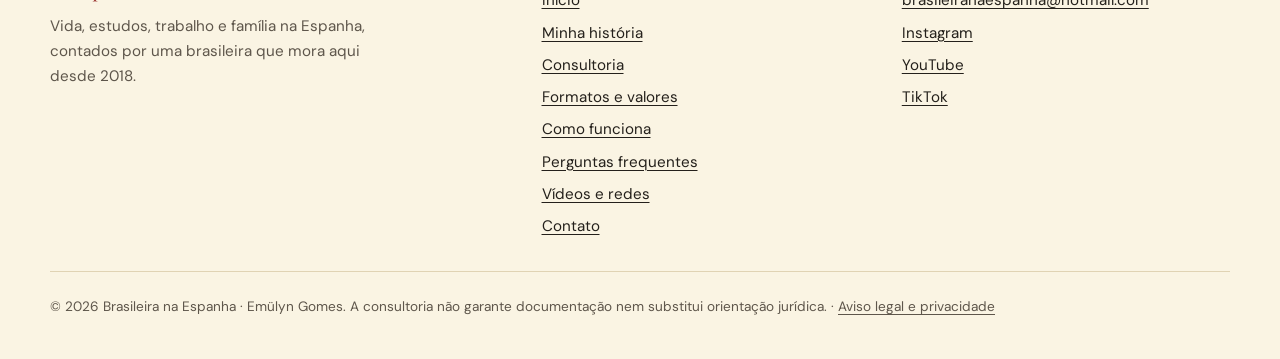
<file: publico/consultoria/agendar/index.html>
<!DOCTYPE html>
<html lang="pt-BR">
<head>
  <meta charset="UTF-8">
  <meta name="viewport" content="width=device-width, initial-scale=1">
  <title>Agendar a consultoria · Brasileira na Espanha</title>
  <meta name="description" content="Última etapa: escolha o dia e o horário da sua consultoria.">
  <link rel="canonical" href="https://brasileiranaespanha.es/consultoria/agendar/">
  <meta name="theme-color" content="#F8F0D8">
  <link rel="icon" href="../../favicon.svg" type="image/svg+xml">
  <meta name="robots" content="noindex">

  <!-- Prévia para compartilhamento (WhatsApp, Instagram, Facebook) -->
  <meta property="og:type" content="website">
  <meta property="og:locale" content="pt_BR">
  <meta property="og:site_name" content="Brasileira na Espanha">
  <meta property="og:title" content="Agendar a consultoria · Brasileira na Espanha">
  <meta property="og:description" content="Última etapa: escolha o dia e o horário da sua consultoria.">
  <meta property="og:url" content="https://brasileiranaespanha.es/consultoria/agendar/">
  <meta property="og:image" content="https://brasileiranaespanha.es/img/compartilhar.jpg">
  <meta name="twitter:card" content="summary_large_image">

  <link rel="preconnect" href="https://fonts.googleapis.com">
  <link rel="preconnect" href="https://fonts.gstatic.com" crossorigin>
  <link href="https://fonts.googleapis.com/css2?family=DM+Sans:opsz,wght@9..40,400;9..40,500;9..40,600&family=Playfair+Display:ital,wght@0,600;0,700;1,400;1,600&display=swap" rel="stylesheet">
  <link rel="stylesheet" href="../../css/estilo.css">
</head>
<body>
  <a class="pular" href="#conteudo">Pular para o conteúdo</a>

  <header class="topo">
    <div class="envoltorio">
      <a class="marca" href="../../"><span>Brasileira</span> <em>na Espanha</em></a>
      <nav class="menu" aria-label="Principal">
        <ul>
          <li><a href="../../">Início</a></li>
          <li><a href="../../sobre/">Minha história</a></li>
          <li><a href="../../consultoria/" aria-current="page">Consultoria</a></li>
          <li><a href="../../conteudo/">Vídeos</a></li>
        </ul>
      </nav>
      <a class="botao botao--cheio botao--topo" href="../../contato/">Falar comigo</a>
    </div>
  </header>

  <main id="conteudo">
    <section class="cabecalho-pagina cabecalho-pagina--fluxo" aria-labelledby="titulo-principal">
      <div class="envoltorio">
        <ol class="etapas-fluxo" aria-label="Etapas da contratação"><li class="feita">Cadastro</li><li class="feita">Pagamento</li><li class="feita">Seu caso</li><li aria-current="step" class="">Agendamento</li></ol>
        <h1 id="titulo-principal">Escolha <em>o dia e o horário.</em></h1>
        <p class="lead">Os horários aparecem no seu fuso. Você recebe a confirmação e o link da videochamada por e-mail.</p>
        <div class="seletor-formato" role="group" aria-label="Formato contratado">
          <button type="button" class="botao botao--linha" data-escolher-agenda="essencial" aria-pressed="false">Essencial</button>
          <button type="button" class="botao botao--linha" data-escolher-agenda="completa" aria-pressed="false">Completa</button>
          <button type="button" class="botao botao--linha" data-escolher-agenda="acompanhamento" aria-pressed="false">Acompanhamento</button>
        </div>
      </div>
    </section>

    <section class="secao" style="padding-top:0">
      <div class="envoltorio" id="agenda"></div>
    </section>
  </main>

  <footer class="rodape">
    <div class="envoltorio">
      <div>
        <a class="marca" href="../../"><span>Brasileira</span> <em>na Espanha</em></a>
        <p class="suave" style="margin-top:.8rem;max-width:34ch">Vida, estudos, trabalho e família na Espanha, contados por uma brasileira que mora aqui desde 2018.</p>
      </div>
      <nav aria-label="Rodapé">
        <h2>Páginas</h2>
        <ul>
          <li><a href="../../">Início</a></li>
          <li><a href="../../sobre/">Minha história</a></li>
          <li><a href="../../consultoria/">Consultoria</a></li>
          <li><a href="../../consultoria/formatos/">Formatos e valores</a></li>
          <li><a href="../../consultoria/como-funciona/">Como funciona</a></li>
          <li><a href="../../consultoria/perguntas/">Perguntas frequentes</a></li>
          <li><a href="../../conteudo/">Vídeos e redes</a></li>
          <li><a href="../../contato/">Contato</a></li>
        </ul>
      </nav>
      <div>
        <h2>Contato</h2>
        <ul>
          <li><a data-link="email" data-mostrar aria-disabled="true">[E-MAIL DE CONTATO]</a></li>
          <li><a href="https://www.instagram.com/emulyngomes/">Instagram</a></li>
          <li><a href="https://www.youtube.com/@brasileiranaespanha">YouTube</a></li>
          <li><a href="https://www.tiktok.com/@emulyngomes">TikTok</a></li>
        </ul>
      </div>
      <p class="legal">© 2026 Brasileira na Espanha · Emülyn Gomes. A consultoria não garante documentação nem substitui orientação jurídica. · <a href="../../aviso-legal/">Aviso legal e privacidade</a></p>
    </div>
  </footer>

  <script src="../../js/config.js"></script>
  <script src="../../js/fluxo.js"></script>
</body>
</html>
</file>
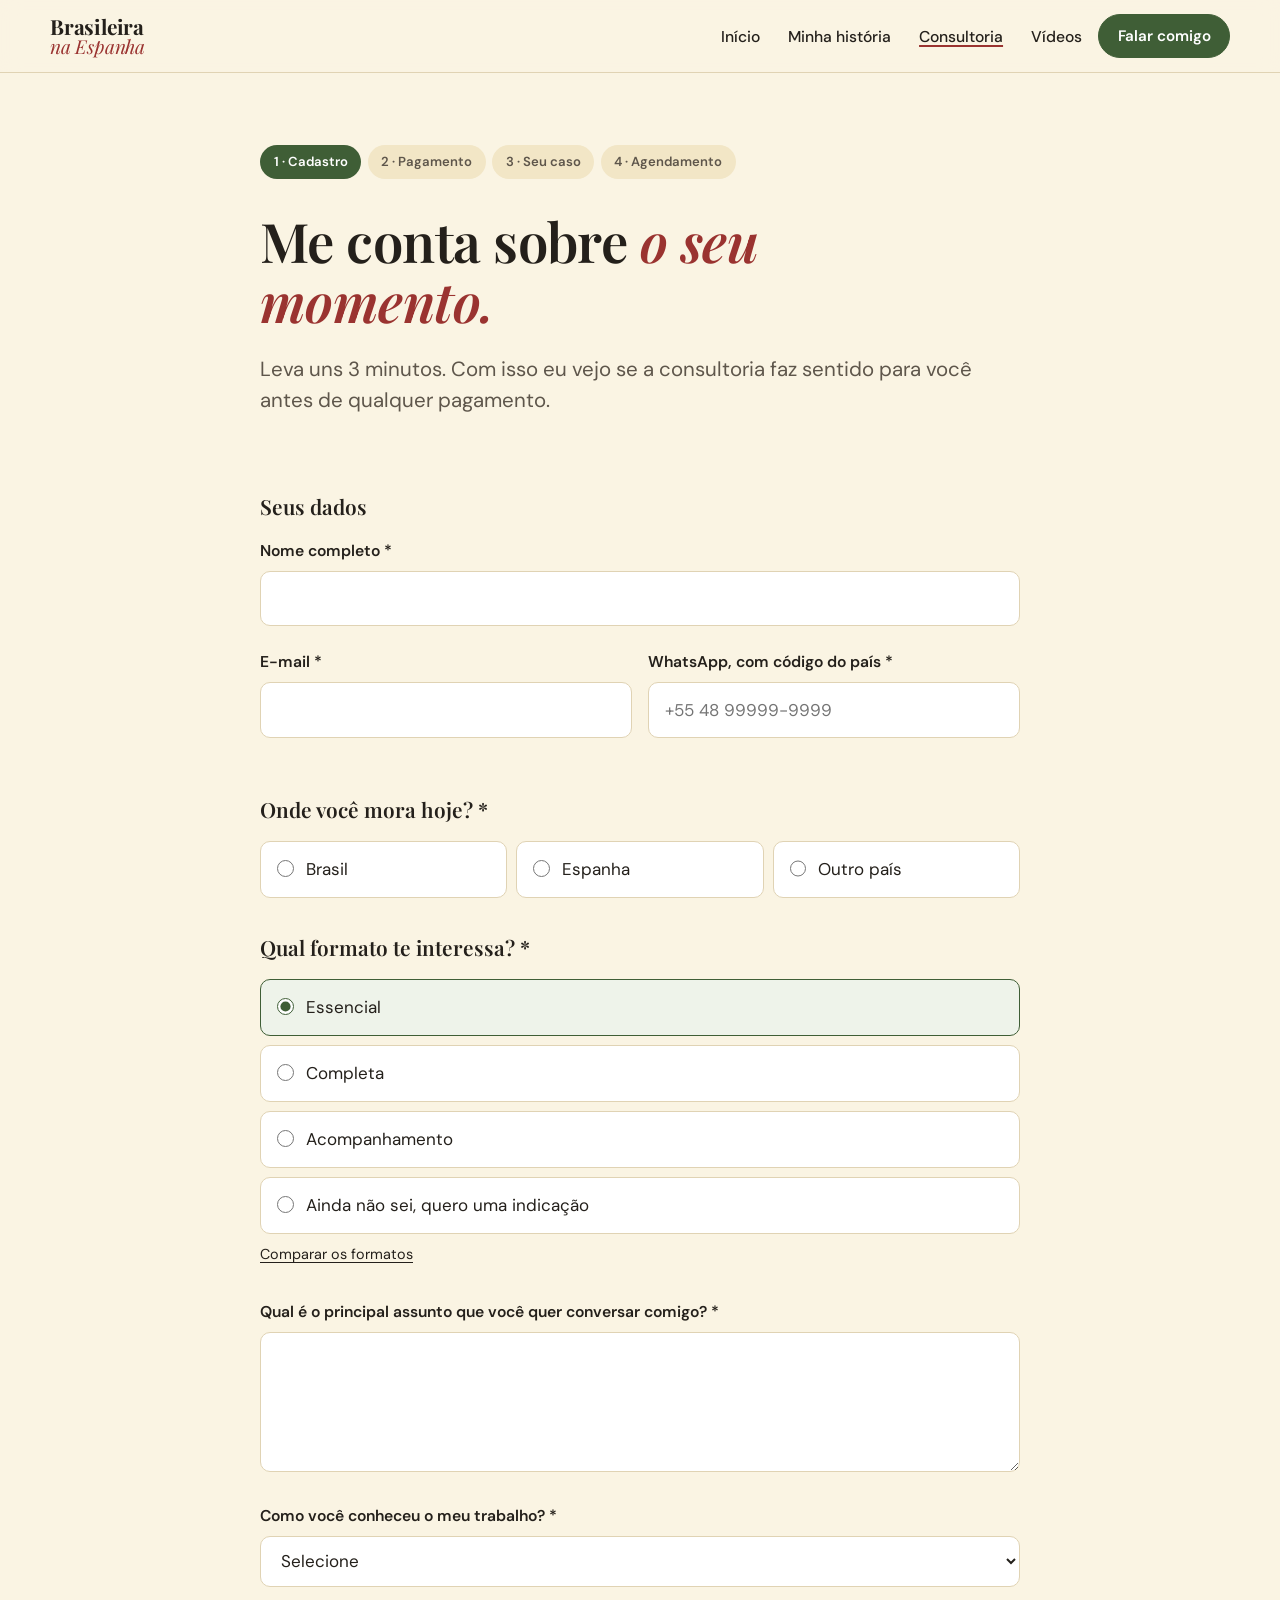
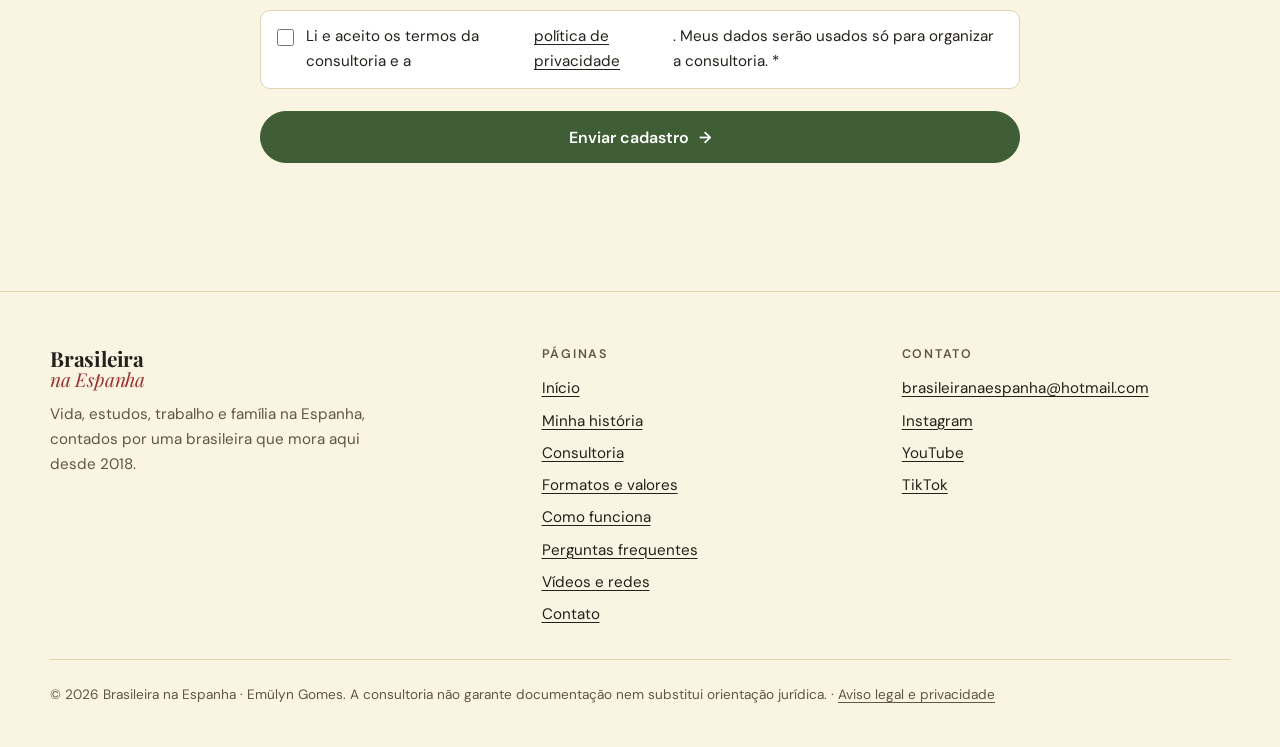
<file: publico/consultoria/cadastro/index.html>
<!DOCTYPE html>
<html lang="pt-BR">
<head>
  <meta charset="UTF-8">
  <meta name="viewport" content="width=device-width, initial-scale=1">
  <title>Cadastro da consultoria · Brasileira na Espanha</title>
  <meta name="description" content="Primeira etapa da consultoria: algumas perguntas sobre o seu momento antes do pagamento.">
  <link rel="canonical" href="https://brasileiranaespanha.es/consultoria/cadastro/">
  <meta name="theme-color" content="#F8F0D8">
  <link rel="icon" href="../../favicon.svg" type="image/svg+xml">
  <meta name="robots" content="noindex">

  <!-- Prévia para compartilhamento (WhatsApp, Instagram, Facebook) -->
  <meta property="og:type" content="website">
  <meta property="og:locale" content="pt_BR">
  <meta property="og:site_name" content="Brasileira na Espanha">
  <meta property="og:title" content="Cadastro da consultoria · Brasileira na Espanha">
  <meta property="og:description" content="Primeira etapa da consultoria: algumas perguntas sobre o seu momento antes do pagamento.">
  <meta property="og:url" content="https://brasileiranaespanha.es/consultoria/cadastro/">
  <meta property="og:image" content="https://brasileiranaespanha.es/img/compartilhar.jpg">
  <meta name="twitter:card" content="summary_large_image">

  <link rel="preconnect" href="https://fonts.googleapis.com">
  <link rel="preconnect" href="https://fonts.gstatic.com" crossorigin>
  <link href="https://fonts.googleapis.com/css2?family=DM+Sans:opsz,wght@9..40,400;9..40,500;9..40,600&family=Playfair+Display:ital,wght@0,600;0,700;1,400;1,600&display=swap" rel="stylesheet">
  <link rel="stylesheet" href="../../css/estilo.css">
</head>
<body>
  <a class="pular" href="#conteudo">Pular para o conteúdo</a>

  <header class="topo">
    <div class="envoltorio">
      <a class="marca" href="../../"><span>Brasileira</span> <em>na Espanha</em></a>
      <nav class="menu" aria-label="Principal">
        <ul>
          <li><a href="../../">Início</a></li>
          <li><a href="../../sobre/">Minha história</a></li>
          <li><a href="../../consultoria/" aria-current="page">Consultoria</a></li>
          <li><a href="../../conteudo/">Vídeos</a></li>
        </ul>
      </nav>
      <a class="botao botao--cheio botao--topo" href="../../contato/">Falar comigo</a>
    </div>
  </header>

  <main id="conteudo">
    <section class="cabecalho-pagina cabecalho-pagina--fluxo" aria-labelledby="titulo-principal">
      <div class="envoltorio estreito">
        <ol class="etapas-fluxo" aria-label="Etapas da contratação"><li aria-current="step" class="">Cadastro</li><li class="">Pagamento</li><li class="">Seu caso</li><li class="">Agendamento</li></ol>
        <h1 id="titulo-principal">Me conta sobre <em>o seu momento.</em></h1>
        <p class="lead">Leva uns 3 minutos. Com isso eu vejo se a consultoria faz sentido para você antes de qualquer pagamento.</p>
      </div>
    </section>

    <section class="secao" style="padding-top:0">
      <div class="envoltorio estreito">
        <form class="formulario" data-form="cadastro" novalidate>
          <fieldset>
            <legend>Seus dados</legend>
            <div class="campo-form"><label for="nome">Nome completo *</label><input type="text" id="nome" name="nome" autocomplete="name" required></div>
            <div class="duas">
              <div class="campo-form"><label for="email">E-mail *</label><input type="email" id="email" name="email" autocomplete="email" required></div>
              <div class="campo-form"><label for="whatsapp">WhatsApp, com código do país *</label><input type="tel" id="whatsapp" name="whatsapp" autocomplete="tel" placeholder="+55 48 99999-9999" required></div>
            </div>
          </fieldset>

          <fieldset>
            <legend>Onde você mora hoje? *</legend>
            <div class="opcoes opcoes--linha">
              <label class="opcao"><input type="radio" name="mora" value="brasil" required> Brasil</label>
              <label class="opcao"><input type="radio" name="mora" value="espanha"> Espanha</label>
              <label class="opcao"><input type="radio" name="mora" value="outro"> Outro país</label>
            </div>
          </fieldset>

          <!-- Só aparece para quem NÃO mora na Espanha (veja js/fluxo.js) -->
          <fieldset id="pergunta-momento">
            <legend>Qual é o seu momento em relação à Espanha? *</legend>
            <div class="opcoes">
              <label class="opcao"><input type="radio" name="momento" value="pensando" required> Estou pensando em ir</label>
              <label class="opcao"><input type="radio" name="momento" value="planejando"> Já estou planejando a mudança</label>
              <label class="opcao"><input type="radio" name="momento" value="conhecer"> Quero conhecer melhor como é viver na Espanha</label>
            </div>
          </fieldset>

          <!-- As opções aparecem conforme "Onde você mora hoje?" (veja js/fluxo.js).
               data-para="fora"   → quem ainda não mora na Espanha
               data-para="dentro" → quem já mora na Espanha
               data-para="todos"  → aparece para todo mundo -->
          <fieldset id="pergunta-ajuda">
            <legend>Em que você precisa de ajuda? *</legend>
            <p class="dica" style="margin:-.4rem 0 .9rem">Pode marcar mais de uma opção. A última (visto, documentação ou jurídico) só pode ser marcada sozinha.</p>
            <div class="opcoes">
              <label class="opcao" data-para="fora"><input type="checkbox" name="expectativa" value="viver"> Saber como é a vida real na Espanha antes de decidir</label>
              <label class="opcao" data-para="fora"><input type="checkbox" name="expectativa" value="filhos-mudanca"> Planejar a mudança com a minha família e os meus filhos</label>
              <label class="opcao" data-para="fora"><input type="checkbox" name="expectativa" value="estudar"> Estudar na Espanha e saber por onde começar</label>
              <label class="opcao" data-para="dentro"><input type="checkbox" name="expectativa" value="curriculo"> Montar o currículo no formato espanhol e procurar trabalho</label>
              <label class="opcao" data-para="dentro"><input type="checkbox" name="expectativa" value="cursos"> Descobrir cursos gratuitos e formações na Espanha</label>
              <label class="opcao" data-para="dentro"><input type="checkbox" name="expectativa" value="filhos-rotina"> Escola, esporte e rotina dos meus filhos na Espanha</label>
              <label class="opcao" data-para="todos"><input type="checkbox" name="expectativa" value="futebol"> Provas de acesso (pruebas) de futebol para os meus filhos na Espanha</label>
              <label class="opcao" data-para="todos"><input type="checkbox" name="expectativa" value="juridico"> Garantia de visto ou documentação, ou um problema jurídico (recurso, negativa, situação irregular)</label>
            </div>
          </fieldset>

          <fieldset>
            <legend>Qual formato te interessa? *</legend>
            <div class="opcoes">
              <label class="opcao"><input type="radio" name="formato" value="essencial" required> Essencial</label>
              <label class="opcao"><input type="radio" name="formato" value="completa"> Completa</label>
              <label class="opcao"><input type="radio" name="formato" value="acompanhamento"> Acompanhamento</label>
              <label class="opcao"><input type="radio" name="formato" value="nao-sei"> Ainda não sei, quero uma indicação</label>
            </div>
            <p class="dica"><a href="../../consultoria/formatos/">Comparar os formatos</a></p>
          </fieldset>

          <div class="campo-form"><label for="assunto">Qual é o principal assunto que você quer conversar comigo? *</label><textarea id="assunto" name="assunto" rows="4" required></textarea></div>

          <div class="campo-form"><label for="origem">Como você conheceu o meu trabalho? *</label>
            <select id="origem" name="origem" required><option value="">Selecione</option><option>Instagram</option><option>YouTube</option><option>TikTok</option><option>Indicação</option><option>Outro</option></select>
          </div>

          <label class="opcao opcao--aceite"><input type="checkbox" name="aceite" value="sim" required> Li e aceito os termos da consultoria e a <a href="../../aviso-legal/">política de privacidade</a>. Meus dados serão usados só para organizar a consultoria. *</label>

          <!-- Armadilha anti-robô (honeypot): pessoas não veem este campo; robôs preenchem e o Formspree descarta o envio -->
          <div class="armadilha" aria-hidden="true"><label>Não preencha este campo <input type="text" name="_gotcha" tabindex="-1" autocomplete="off"></label></div>
          <p class="form-erro" role="alert" hidden></p>
          <p class="form-nao-conectado" hidden>Formulário ainda não conectado: falta colocar o endereço do Formspree em <code>js/config.js</code>. Por enquanto nada é enviado.</p>
          <button type="submit" class="botao botao--cheio botao--largo">Enviar cadastro <span class="seta" aria-hidden="true">→</span></button>
        </form>

        <div class="resultado" id="resultado-pagamento" tabindex="-1" hidden>
          <h2>Obrigada, <span data-primeiro-nome></span>! <em>Recebi o seu cadastro.</em></h2>
          <p class="lead">Próximo passo: o pagamento do formato <strong data-nome-formato></strong>. Depois de pagar, você volta para cá para me contar mais sobre o seu caso e marcar o horário.</p>
          <div class="acoes"><a class="botao botao--cheio" data-pagar aria-disabled="true">Ir para o pagamento <span class="seta" aria-hidden="true">→</span></a></div>
          <p class="nota" data-aviso-pagamento hidden>[LINK DE PAGAMENTO DESTE FORMATO] — ainda não configurado em js/config.js</p>
        </div>

        <div class="resultado" id="resultado-nao-sei" tabindex="-1" hidden>
          <h2>Obrigada, <span data-primeiro-nome></span>! <em>Recebi o seu cadastro.</em></h2>
          <p class="lead">Se quiser, me chama no WhatsApp e eu te ajudo a escolher o formato que mais combina com o seu momento.</p>
          <div class="acoes"><a class="botao botao--cheio" data-link="whatsapp" aria-disabled="true">Falar comigo no WhatsApp <span class="seta" aria-hidden="true">→</span></a><a class="botao botao--linha" href="../formatos/">Comparar os formatos</a></div>
        </div>

        <div class="resultado" id="resultado-juridico" tabindex="-1" hidden>
          <h2>Para o seu caso, <em>o ideal é um advogado.</em></h2>
          <p class="lead">Ninguém pode garantir visto ou documentação, e recursos, negativas e situações irregulares precisam de um advogado especializado em imigração. Prefiro ser honesta desde o começo: não quero que você pague por uma conversa que não vai resolver o seu problema.</p>
          <div class="acoes"><a class="botao botao--linha" href="../../conteudo/">Ver os vídeos</a></div>
        </div>
      </div>
    </section>
  </main>

  <footer class="rodape">
    <div class="envoltorio">
      <div>
        <a class="marca" href="../../"><span>Brasileira</span> <em>na Espanha</em></a>
        <p class="suave" style="margin-top:.8rem;max-width:34ch">Vida, estudos, trabalho e família na Espanha, contados por uma brasileira que mora aqui desde 2018.</p>
      </div>
      <nav aria-label="Rodapé">
        <h2>Páginas</h2>
        <ul>
          <li><a href="../../">Início</a></li>
          <li><a href="../../sobre/">Minha história</a></li>
          <li><a href="../../consultoria/">Consultoria</a></li>
          <li><a href="../../consultoria/formatos/">Formatos e valores</a></li>
          <li><a href="../../consultoria/como-funciona/">Como funciona</a></li>
          <li><a href="../../consultoria/perguntas/">Perguntas frequentes</a></li>
          <li><a href="../../conteudo/">Vídeos e redes</a></li>
          <li><a href="../../contato/">Contato</a></li>
        </ul>
      </nav>
      <div>
        <h2>Contato</h2>
        <ul>
          <li><a data-link="email" data-mostrar aria-disabled="true">[E-MAIL DE CONTATO]</a></li>
          <li><a href="https://www.instagram.com/emulyngomes/">Instagram</a></li>
          <li><a href="https://www.youtube.com/@brasileiranaespanha">YouTube</a></li>
          <li><a href="https://www.tiktok.com/@emulyngomes">TikTok</a></li>
        </ul>
      </div>
      <p class="legal">© 2026 Brasileira na Espanha · Emülyn Gomes. A consultoria não garante documentação nem substitui orientação jurídica. · <a href="../../aviso-legal/">Aviso legal e privacidade</a></p>
    </div>
  </footer>

  <script src="../../js/config.js"></script>
  <script src="../../js/fluxo.js"></script>
</body>
</html>
</file>
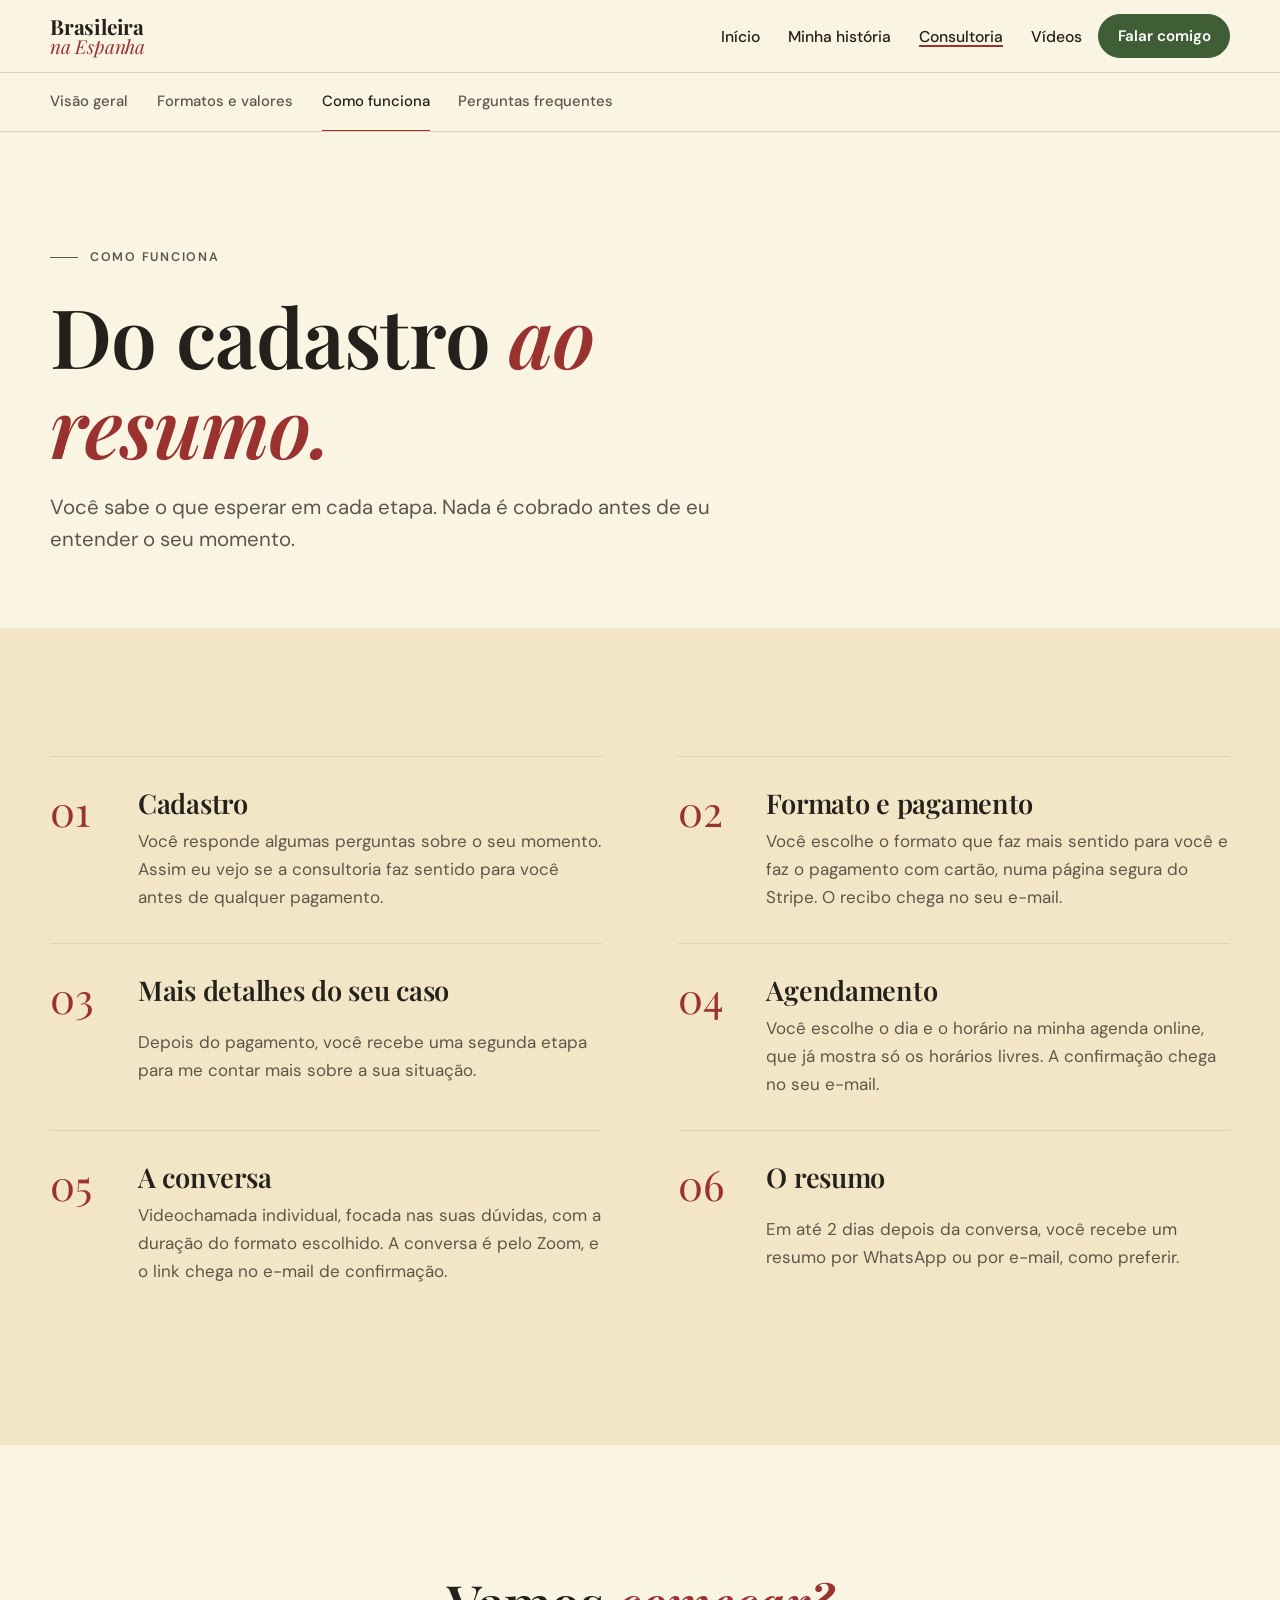
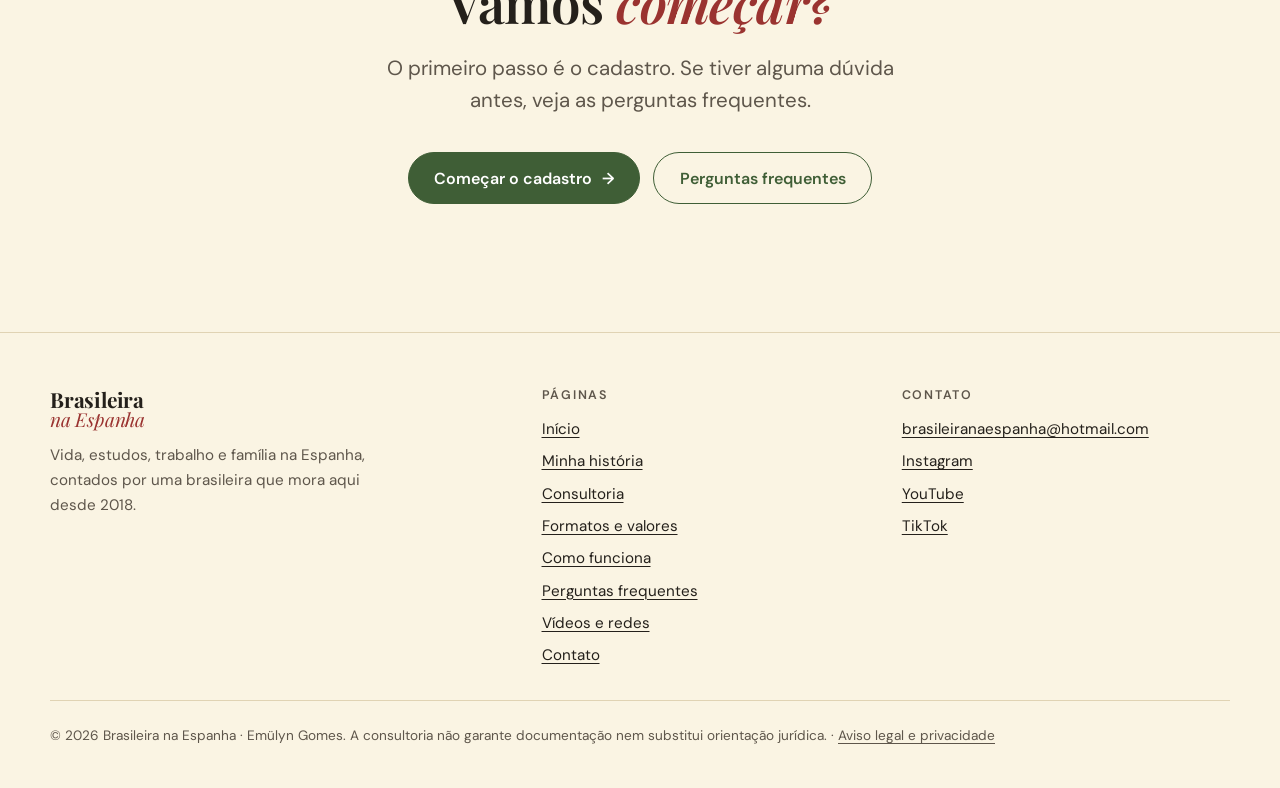
<file: publico/consultoria/como-funciona/index.html>
<!DOCTYPE html>
<html lang="pt-BR">
<head>
  <meta charset="UTF-8">
  <meta name="viewport" content="width=device-width, initial-scale=1">
  <title>Como funciona a consultoria · Brasileira na Espanha</title>
  <meta name="description" content="Do cadastro ao resumo: as etapas da consultoria individual, com questionário antes do pagamento e uma hora de videochamada.">
  <link rel="canonical" href="https://brasileiranaespanha.es/consultoria/como-funciona/">
  <meta name="theme-color" content="#F8F0D8">
  <link rel="icon" href="../../favicon.svg" type="image/svg+xml">

  <!-- Prévia para compartilhamento (WhatsApp, Instagram, Facebook) -->
  <meta property="og:type" content="website">
  <meta property="og:locale" content="pt_BR">
  <meta property="og:site_name" content="Brasileira na Espanha">
  <meta property="og:title" content="Como funciona a consultoria · Brasileira na Espanha">
  <meta property="og:description" content="Do cadastro ao resumo: as etapas da consultoria individual, com questionário antes do pagamento e uma hora de videochamada.">
  <meta property="og:url" content="https://brasileiranaespanha.es/consultoria/como-funciona/">
  <meta property="og:image" content="https://brasileiranaespanha.es/img/compartilhar.jpg">
  <meta name="twitter:card" content="summary_large_image">

  <link rel="preconnect" href="https://fonts.googleapis.com">
  <link rel="preconnect" href="https://fonts.gstatic.com" crossorigin>
  <link href="https://fonts.googleapis.com/css2?family=DM+Sans:opsz,wght@9..40,400;9..40,500;9..40,600&family=Playfair+Display:ital,wght@0,600;0,700;1,400;1,600&display=swap" rel="stylesheet">
  <link rel="stylesheet" href="../../css/estilo.css">
</head>
<body>
  <a class="pular" href="#conteudo">Pular para o conteúdo</a>

  <header class="topo">
    <div class="envoltorio">
      <a class="marca" href="../../"><span>Brasileira</span> <em>na Espanha</em></a>
      <nav class="menu" aria-label="Principal">
        <ul>
          <li><a href="../../">Início</a></li>
          <li><a href="../../sobre/">Minha história</a></li>
          <li><a href="../../consultoria/" aria-current="page">Consultoria</a></li>
          <li><a href="../../conteudo/">Vídeos</a></li>
        </ul>
      </nav>
      <a class="botao botao--cheio botao--topo" href="../../contato/">Falar comigo</a>
    </div>
  </header>

  <main id="conteudo">
    <nav class="subnav" aria-label="Páginas da consultoria">
      <ul class="envoltorio">
        <li><a href="../../consultoria/">Visão geral</a></li>
        <li><a href="../../consultoria/formatos/">Formatos e valores</a></li>
        <li><a href="../../consultoria/como-funciona/" aria-current="page">Como funciona</a></li>
        <li><a href="../../consultoria/perguntas/">Perguntas frequentes</a></li>
      </ul>
    </nav>

    <section class="cabecalho-pagina" aria-labelledby="titulo-principal">
      <div class="envoltorio">
        <p class="rotulo">Como funciona</p>
        <h1 id="titulo-principal">Do cadastro <em>ao resumo.</em></h1>
        <p class="lead">Você sabe o que esperar em cada etapa. Nada é cobrado antes de eu entender o seu momento.</p>
      </div>
    </section>

    <section class="secao secao--areia" aria-label="Etapas">
      <div class="envoltorio">
        <ol class="etapas">
          <li><h2>Cadastro</h2><p>Você responde algumas perguntas sobre o seu momento. Assim eu vejo se a consultoria faz sentido para você antes de qualquer pagamento.</p></li>
          <li><h2>Formato e pagamento</h2><p>Você escolhe o formato que faz mais sentido para você e faz o pagamento com cartão, numa página segura do Stripe. O recibo chega no seu e-mail.</p></li>
          <li><h2>Mais detalhes do seu caso</h2><p>Depois do pagamento, você recebe uma segunda etapa para me contar mais sobre a sua situação.</p></li>
          <li><h2>Agendamento</h2><p>Você escolhe o dia e o horário na minha agenda online, que já mostra só os horários livres. A confirmação chega no seu e-mail.</p></li>
          <li><h2>A conversa</h2><p>Videochamada individual, focada nas suas dúvidas, com a duração do formato escolhido. A conversa é pelo Zoom, e o link chega no e-mail de confirmação.</p></li>
          <li><h2>O resumo</h2><p>Em até 2 dias depois da conversa, você recebe um resumo por WhatsApp ou por e-mail, como preferir.</p></li>
        </ol>
      </div>
    </section>

    <section class="secao chamada " aria-labelledby="titulo-chamada">
      <div class="envoltorio">
        <h2 id="titulo-chamada">Vamos <em>começar?</em></h2>
        <p class="lead">O primeiro passo é o cadastro. Se tiver alguma dúvida antes, veja as perguntas frequentes.</p>
        <div class="acoes">
          <a class="botao botao--cheio" href="../../consultoria/cadastro/">Começar o cadastro <span class="seta" aria-hidden="true">→</span></a>
          <a class="botao botao--linha" href="../../consultoria/perguntas/">Perguntas frequentes</a>
        </div>
      </div>
    </section>
  </main>

  <footer class="rodape">
    <div class="envoltorio">
      <div>
        <a class="marca" href="../../"><span>Brasileira</span> <em>na Espanha</em></a>
        <p class="suave" style="margin-top:.8rem;max-width:34ch">Vida, estudos, trabalho e família na Espanha, contados por uma brasileira que mora aqui desde 2018.</p>
      </div>
      <nav aria-label="Rodapé">
        <h2>Páginas</h2>
        <ul>
          <li><a href="../../">Início</a></li>
          <li><a href="../../sobre/">Minha história</a></li>
          <li><a href="../../consultoria/">Consultoria</a></li>
          <li><a href="../../consultoria/formatos/">Formatos e valores</a></li>
          <li><a href="../../consultoria/como-funciona/">Como funciona</a></li>
          <li><a href="../../consultoria/perguntas/">Perguntas frequentes</a></li>
          <li><a href="../../conteudo/">Vídeos e redes</a></li>
          <li><a href="../../contato/">Contato</a></li>
        </ul>
      </nav>
      <div>
        <h2>Contato</h2>
        <ul>
          <li><a data-link="email" data-mostrar aria-disabled="true">[E-MAIL DE CONTATO]</a></li>
          <li><a href="https://www.instagram.com/emulyngomes/">Instagram</a></li>
          <li><a href="https://www.youtube.com/@brasileiranaespanha">YouTube</a></li>
          <li><a href="https://www.tiktok.com/@emulyngomes">TikTok</a></li>
        </ul>
      </div>
      <p class="legal">© 2026 Brasileira na Espanha · Emülyn Gomes. A consultoria não garante documentação nem substitui orientação jurídica. · <a href="../../aviso-legal/">Aviso legal e privacidade</a></p>
    </div>
  </footer>

  <script src="../../js/config.js"></script>
</body>
</html>
</file>
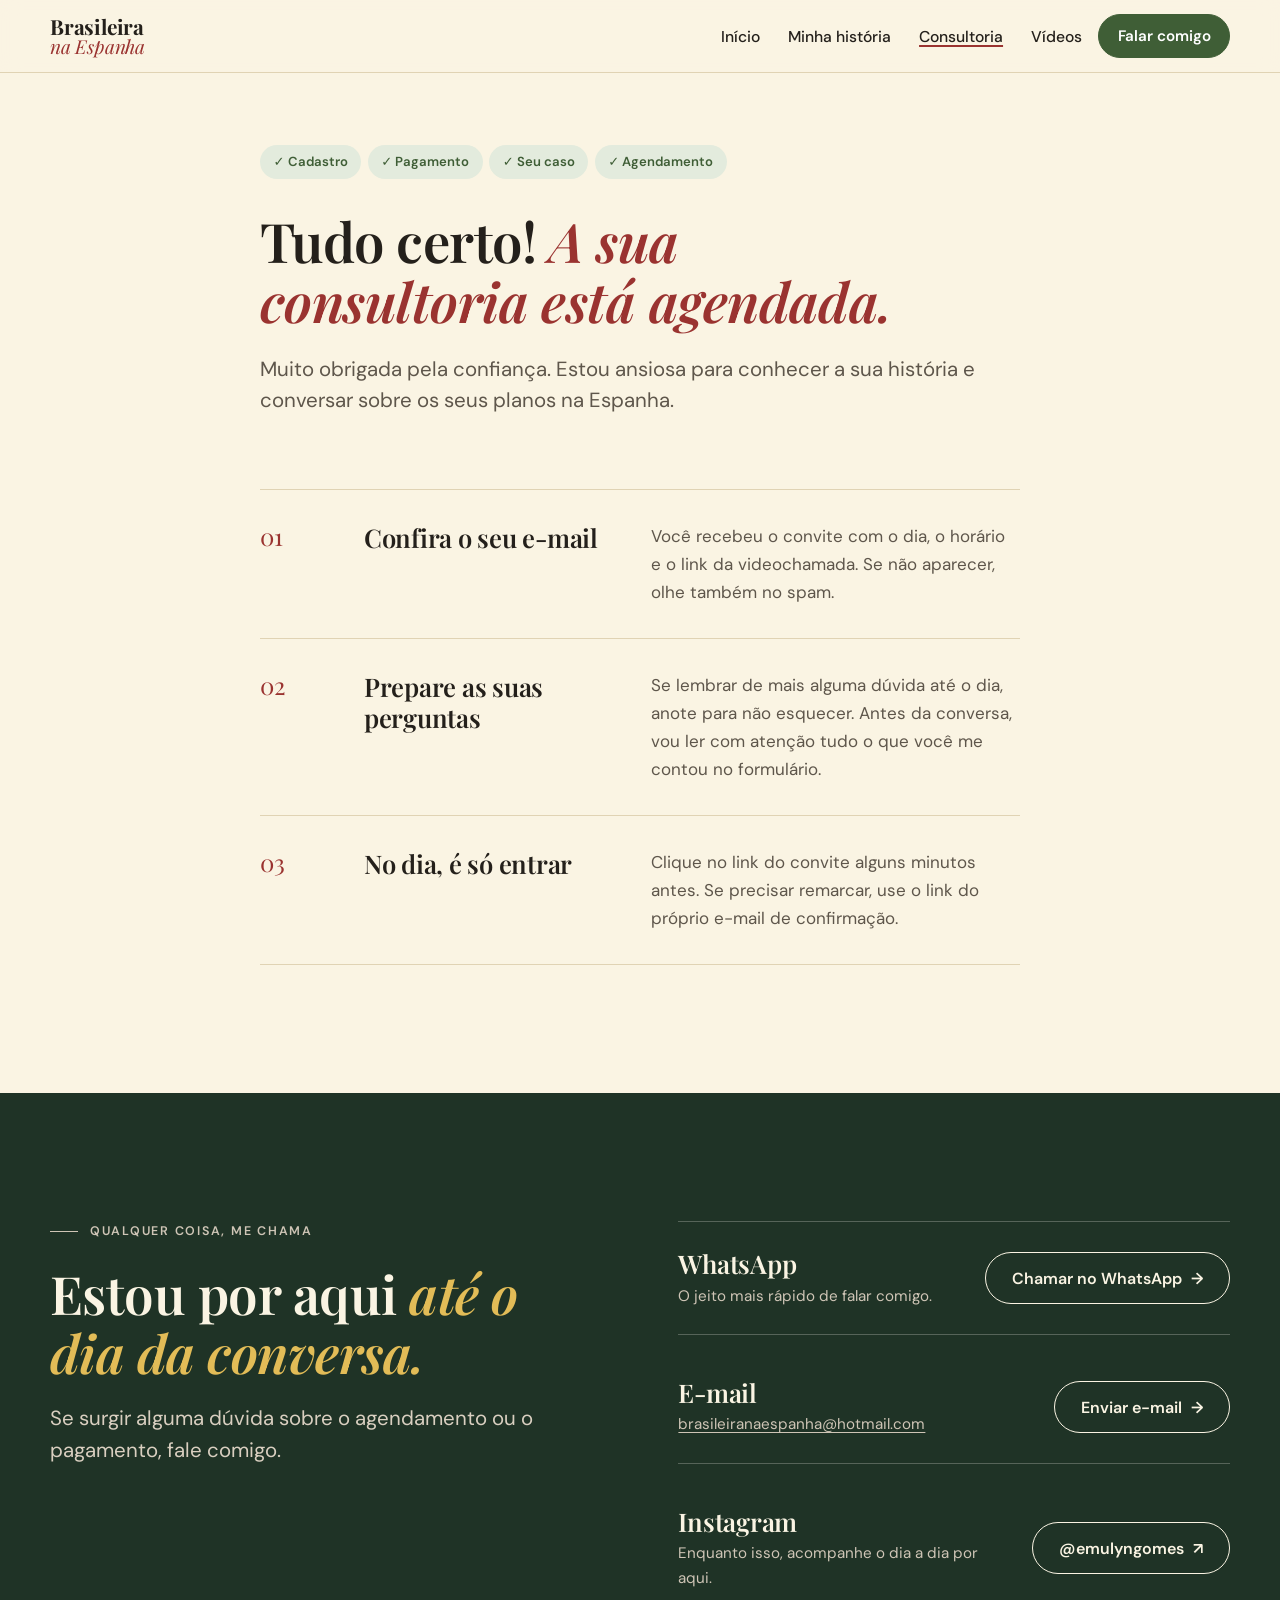
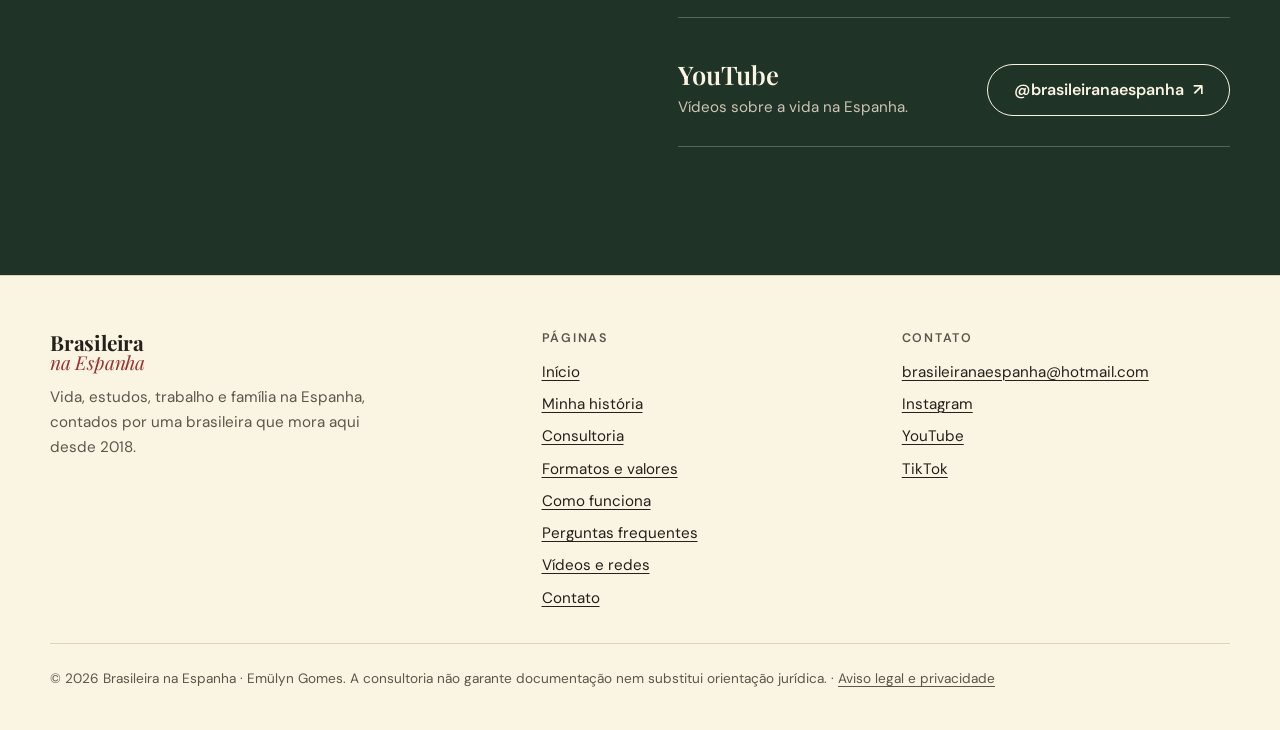
<file: publico/consultoria/confirmado/index.html>
<!DOCTYPE html>
<html lang="pt-BR">
<head>
  <meta charset="UTF-8">
  <meta name="viewport" content="width=device-width, initial-scale=1">
  <title>Consultoria agendada · Brasileira na Espanha</title>
  <meta name="description" content="Sua consultoria está agendada. Veja os próximos passos e como falar comigo.">
  <link rel="canonical" href="https://brasileiranaespanha.es/consultoria/confirmado/">
  <meta name="theme-color" content="#F8F0D8">
  <link rel="icon" href="../../favicon.svg" type="image/svg+xml">
  <meta name="robots" content="noindex">

  <!-- Prévia para compartilhamento (WhatsApp, Instagram, Facebook) -->
  <meta property="og:type" content="website">
  <meta property="og:locale" content="pt_BR">
  <meta property="og:site_name" content="Brasileira na Espanha">
  <meta property="og:title" content="Agendar a consultoria · Brasileira na Espanha">
  <meta property="og:description" content="Última etapa: escolha o dia e o horário da sua consultoria.">
  <meta property="og:url" content="https://brasileiranaespanha.es/consultoria/confirmado/">
  <meta property="og:image" content="https://brasileiranaespanha.es/img/compartilhar.jpg">
  <meta name="twitter:card" content="summary_large_image">

  <link rel="preconnect" href="https://fonts.googleapis.com">
  <link rel="preconnect" href="https://fonts.gstatic.com" crossorigin>
  <link href="https://fonts.googleapis.com/css2?family=DM+Sans:opsz,wght@9..40,400;9..40,500;9..40,600&family=Playfair+Display:ital,wght@0,600;0,700;1,400;1,600&display=swap" rel="stylesheet">
  <link rel="stylesheet" href="../../css/estilo.css">
</head>
<body>
  <a class="pular" href="#conteudo">Pular para o conteúdo</a>

  <header class="topo">
    <div class="envoltorio">
      <a class="marca" href="../../"><span>Brasileira</span> <em>na Espanha</em></a>
      <nav class="menu" aria-label="Principal">
        <ul>
          <li><a href="../../">Início</a></li>
          <li><a href="../../sobre/">Minha história</a></li>
          <li><a href="../../consultoria/" aria-current="page">Consultoria</a></li>
          <li><a href="../../conteudo/">Vídeos</a></li>
        </ul>
      </nav>
      <a class="botao botao--cheio botao--topo" href="../../contato/">Falar comigo</a>
    </div>
  </header>

  <main id="conteudo">
    <section class="cabecalho-pagina cabecalho-pagina--fluxo" aria-labelledby="titulo-principal">
      <div class="envoltorio estreito">
        <ol class="etapas-fluxo" aria-label="Etapas da contratação"><li class="feita">Cadastro</li><li class="feita">Pagamento</li><li class="feita">Seu caso</li><li class="feita">Agendamento</li></ol>
        <h1 id="titulo-principal"><span data-saudacao>Tudo certo!</span> <em>A sua consultoria está agendada.</em></h1>
        <p class="lead">Muito obrigada pela confiança. Estou ansiosa para conhecer a sua história e conversar sobre os seus planos na Espanha.</p>
      </div>
    </section>

    <section class="secao" style="padding-top:0" aria-labelledby="titulo-proximos">
      <div class="envoltorio estreito">
        <h2 id="titulo-proximos" class="sr-only">Próximos passos</h2>
        <ol class="indice">
          <li><h3>Confira o seu e-mail</h3><p>Você recebeu o convite com o dia, o horário e o link da videochamada. Se não aparecer, olhe também no spam.</p></li>
          <li><h3>Prepare as suas perguntas</h3><p>Se lembrar de mais alguma dúvida até o dia, anote para não esquecer. Antes da conversa, vou ler com atenção tudo o que você me contou no formulário.</p></li>
          <li><h3>No dia, é só entrar</h3><p>Clique no link do convite alguns minutos antes. Se precisar remarcar, use o link do próprio e-mail de confirmação.</p></li>
        </ol>
      </div>
    </section>

    <section class="secao secao--tinta" aria-labelledby="titulo-contato">
      <div class="envoltorio duas-colunas">
        <div>
          <p class="rotulo">Qualquer coisa, me chama</p>
          <h2 id="titulo-contato">Estou por aqui <em>até o dia da conversa.</em></h2>
          <p class="lead" style="margin-top:1.4rem;color:#D9CFC0">Se surgir alguma dúvida sobre o agendamento ou o pagamento, fale comigo.</p>
        </div>
        <div class="contatos">
          <div class="contato">
            <div><h3>WhatsApp</h3><p>O jeito mais rápido de falar comigo.</p></div>
            <a class="botao botao--linha" data-link="whatsapp" aria-disabled="true">Chamar no WhatsApp <span class="seta" aria-hidden="true">→</span></a>
          </div>
          <div class="contato">
            <div><h3>E-mail</h3><p><a data-link="email" data-mostrar aria-disabled="true">[E-MAIL DE CONTATO]</a></p></div>
            <a class="botao botao--linha" data-link="email" aria-disabled="true">Enviar e-mail <span class="seta" aria-hidden="true">→</span></a>
          </div>
          <div class="contato">
            <div><h3>Instagram</h3><p>Enquanto isso, acompanhe o dia a dia por aqui.</p></div>
            <a class="botao botao--linha" href="https://www.instagram.com/emulyngomes/" target="_blank" rel="noopener">@emulyngomes <span class="seta" aria-hidden="true">↗</span></a>
          </div>
          <div class="contato">
            <div><h3>YouTube</h3><p>Vídeos sobre a vida na Espanha.</p></div>
            <a class="botao botao--linha" href="https://www.youtube.com/@brasileiranaespanha" target="_blank" rel="noopener">@brasileiranaespanha <span class="seta" aria-hidden="true">↗</span></a>
          </div>
        </div>
      </div>
    </section>
  </main>

  <footer class="rodape">
    <div class="envoltorio">
      <div>
        <a class="marca" href="../../"><span>Brasileira</span> <em>na Espanha</em></a>
        <p class="suave" style="margin-top:.8rem;max-width:34ch">Vida, estudos, trabalho e família na Espanha, contados por uma brasileira que mora aqui desde 2018.</p>
      </div>
      <nav aria-label="Rodapé">
        <h2>Páginas</h2>
        <ul>
          <li><a href="../../">Início</a></li>
          <li><a href="../../sobre/">Minha história</a></li>
          <li><a href="../../consultoria/">Consultoria</a></li>
          <li><a href="../../consultoria/formatos/">Formatos e valores</a></li>
          <li><a href="../../consultoria/como-funciona/">Como funciona</a></li>
          <li><a href="../../consultoria/perguntas/">Perguntas frequentes</a></li>
          <li><a href="../../conteudo/">Vídeos e redes</a></li>
          <li><a href="../../contato/">Contato</a></li>
        </ul>
      </nav>
      <div>
        <h2>Contato</h2>
        <ul>
          <li><a data-link="email" data-mostrar aria-disabled="true">[E-MAIL DE CONTATO]</a></li>
          <li><a href="https://www.instagram.com/emulyngomes/">Instagram</a></li>
          <li><a href="https://www.youtube.com/@brasileiranaespanha">YouTube</a></li>
          <li><a href="https://www.tiktok.com/@emulyngomes">TikTok</a></li>
        </ul>
      </div>
      <p class="legal">© 2026 Brasileira na Espanha · Emülyn Gomes. A consultoria não garante documentação nem substitui orientação jurídica. · <a href="../../aviso-legal/">Aviso legal e privacidade</a></p>
    </div>
  </footer>

  <script src="../../js/config.js"></script>
  <script src="../../js/fluxo.js"></script>
</body>
</html>
</file>
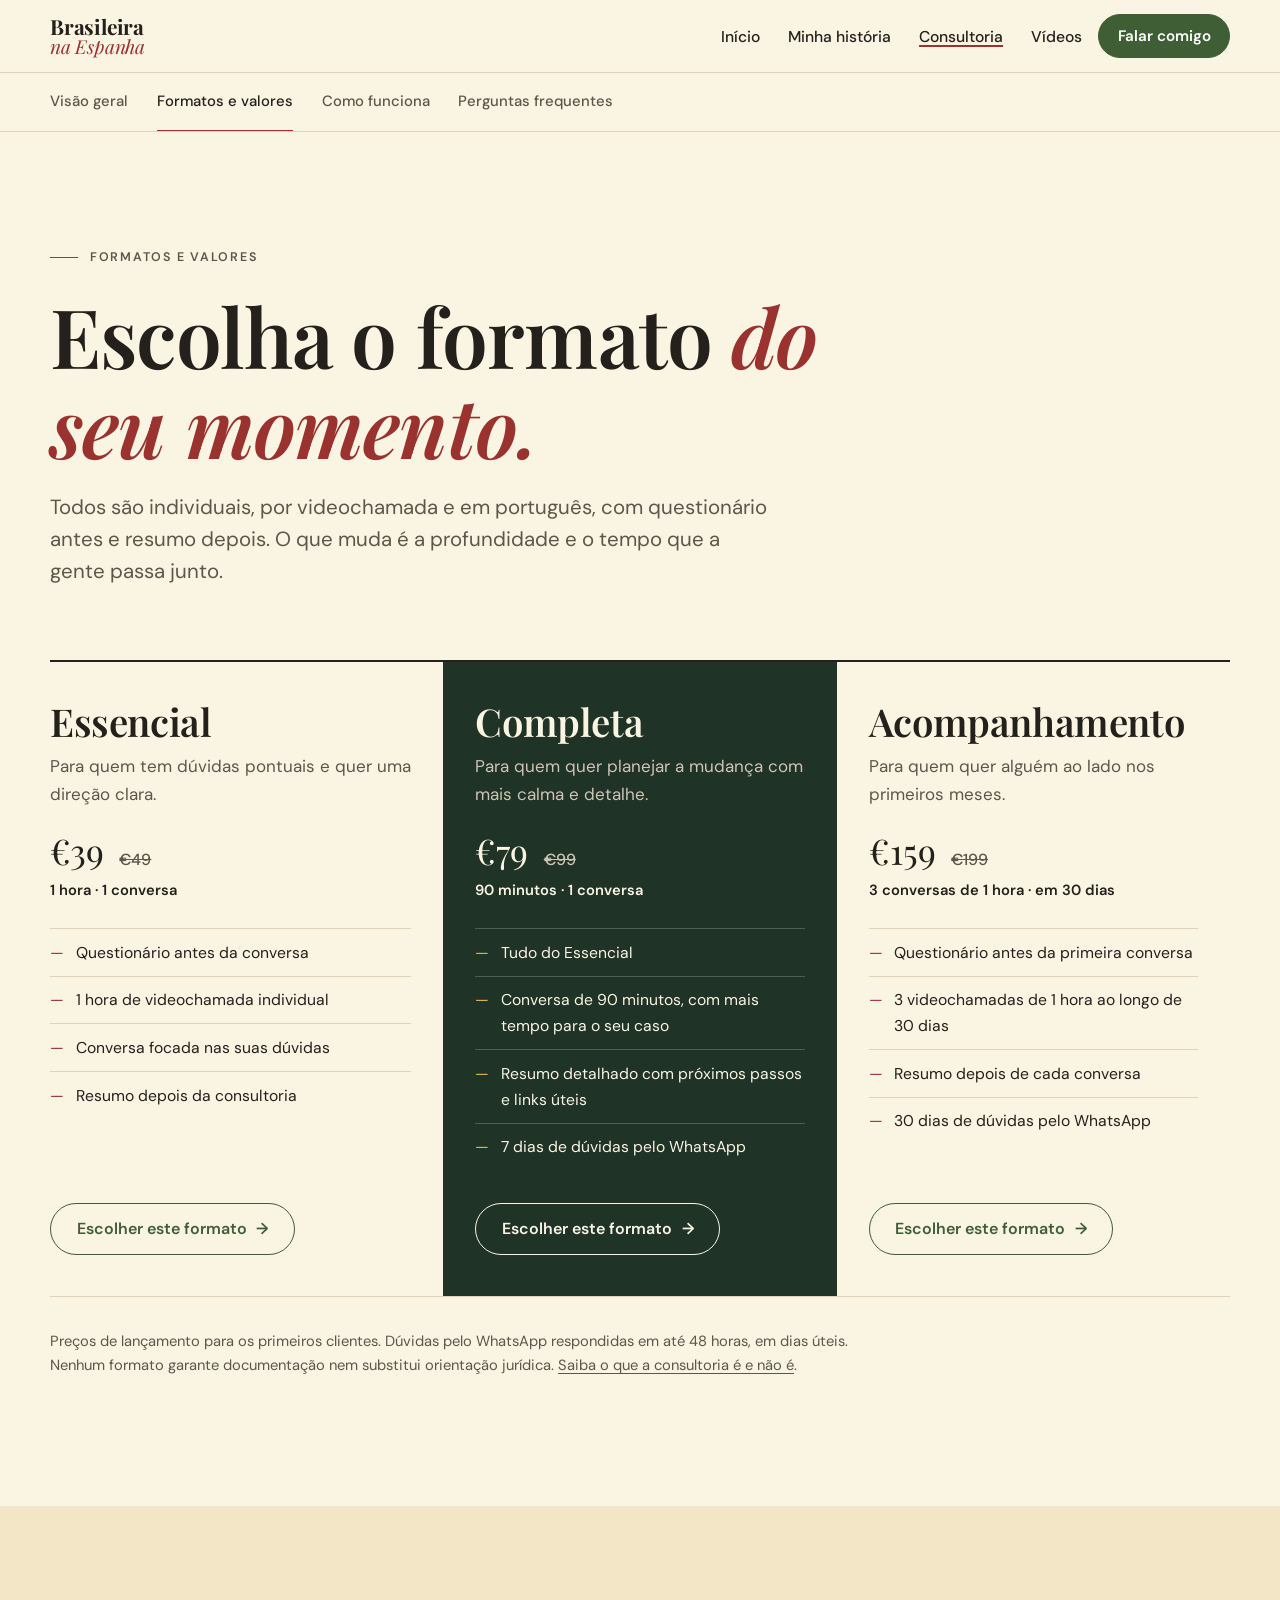
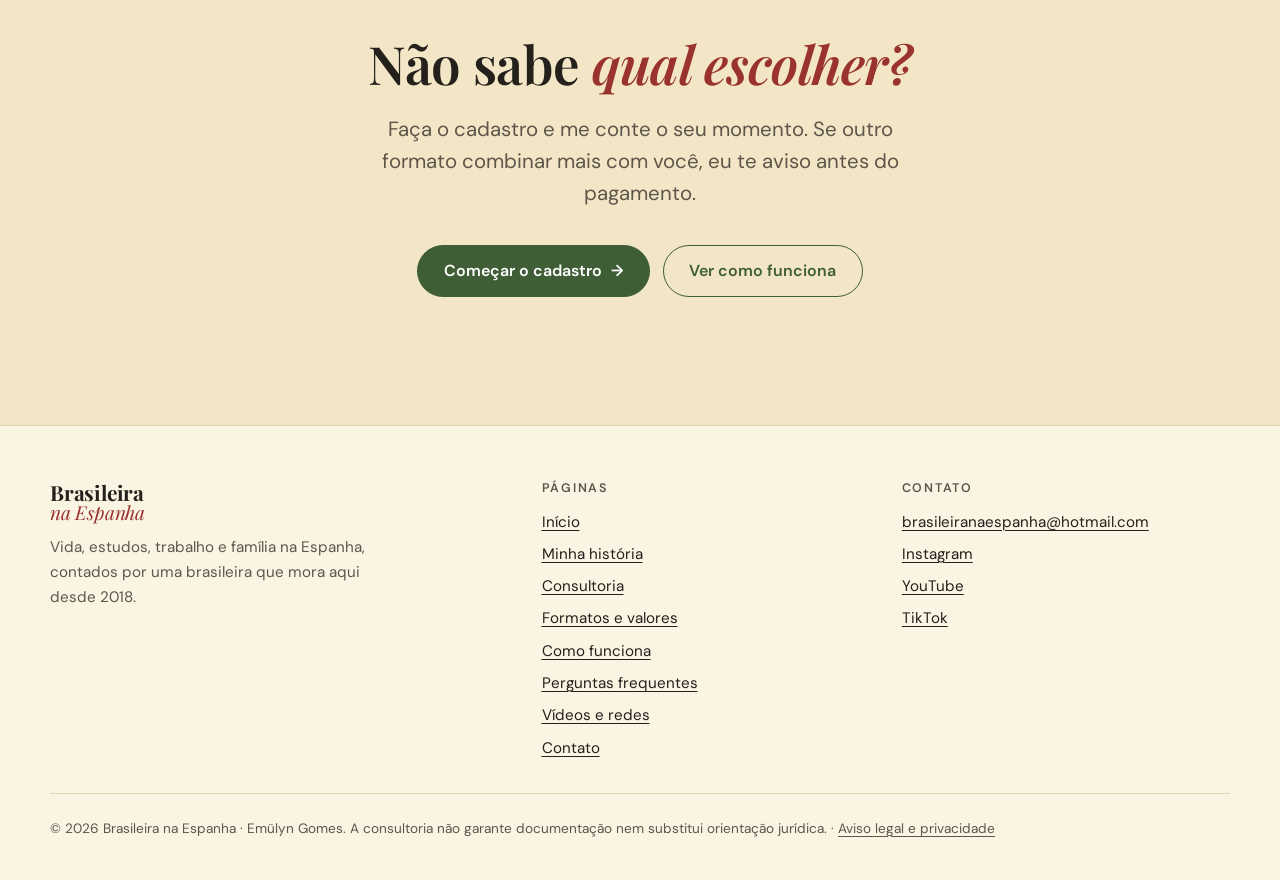
<file: publico/consultoria/formatos/index.html>
<!DOCTYPE html>
<html lang="pt-BR">
<head>
  <meta charset="UTF-8">
  <meta name="viewport" content="width=device-width, initial-scale=1">
  <title>Formatos e valores da consultoria · Brasileira na Espanha</title>
  <meta name="description" content="Três formatos de consultoria individual para organizar a sua mudança e a sua vida na Espanha: Essencial, Completa e Acompanhamento.">
  <link rel="canonical" href="https://brasileiranaespanha.es/consultoria/formatos/">
  <meta name="theme-color" content="#F8F0D8">
  <link rel="icon" href="../../favicon.svg" type="image/svg+xml">

  <!-- Prévia para compartilhamento (WhatsApp, Instagram, Facebook) -->
  <meta property="og:type" content="website">
  <meta property="og:locale" content="pt_BR">
  <meta property="og:site_name" content="Brasileira na Espanha">
  <meta property="og:title" content="Formatos e valores da consultoria · Brasileira na Espanha">
  <meta property="og:description" content="Três formatos de consultoria individual para organizar a sua mudança e a sua vida na Espanha: Essencial, Completa e Acompanhamento.">
  <meta property="og:url" content="https://brasileiranaespanha.es/consultoria/formatos/">
  <meta property="og:image" content="https://brasileiranaespanha.es/img/compartilhar.jpg">
  <meta name="twitter:card" content="summary_large_image">

  <link rel="preconnect" href="https://fonts.googleapis.com">
  <link rel="preconnect" href="https://fonts.gstatic.com" crossorigin>
  <link href="https://fonts.googleapis.com/css2?family=DM+Sans:opsz,wght@9..40,400;9..40,500;9..40,600&family=Playfair+Display:ital,wght@0,600;0,700;1,400;1,600&display=swap" rel="stylesheet">
  <link rel="stylesheet" href="../../css/estilo.css">
</head>
<body>
  <a class="pular" href="#conteudo">Pular para o conteúdo</a>

  <header class="topo">
    <div class="envoltorio">
      <a class="marca" href="../../"><span>Brasileira</span> <em>na Espanha</em></a>
      <nav class="menu" aria-label="Principal">
        <ul>
          <li><a href="../../">Início</a></li>
          <li><a href="../../sobre/">Minha história</a></li>
          <li><a href="../../consultoria/" aria-current="page">Consultoria</a></li>
          <li><a href="../../conteudo/">Vídeos</a></li>
        </ul>
      </nav>
      <a class="botao botao--cheio botao--topo" href="../../contato/">Falar comigo</a>
    </div>
  </header>

  <main id="conteudo">
    <nav class="subnav" aria-label="Páginas da consultoria">
      <ul class="envoltorio">
        <li><a href="../../consultoria/">Visão geral</a></li>
        <li><a href="../../consultoria/formatos/" aria-current="page">Formatos e valores</a></li>
        <li><a href="../../consultoria/como-funciona/">Como funciona</a></li>
        <li><a href="../../consultoria/perguntas/">Perguntas frequentes</a></li>
      </ul>
    </nav>

    <section class="cabecalho-pagina" aria-labelledby="titulo-principal">
      <div class="envoltorio">
        <p class="rotulo">Formatos e valores</p>
        <h1 id="titulo-principal">Escolha o formato <em>do seu momento.</em></h1>
        <p class="lead">Todos são individuais, por videochamada e em português, com questionário antes e resumo depois. O que muda é a profundidade e o tempo que a gente passa junto.</p>
      </div>
    </section>

    <section class="secao" style="padding-top:0" aria-label="Formatos">
      <div class="envoltorio formatos">
          <article class="formato " aria-labelledby="f-essencial">
            <h2 id="f-essencial">Essencial</h2>
            <p class="formato-para">Para quem tem dúvidas pontuais e quer uma direção clara.</p>
            <p class="formato-preco">€39 <s class="preco-antigo">€49</s></p>
            <p class="formato-duracao">1 hora · 1 conversa</p>
            <ul>
              <li>Questionário antes da conversa</li>
              <li>1 hora de videochamada individual</li>
              <li>Conversa focada nas suas dúvidas</li>
              <li>Resumo depois da consultoria</li>
            </ul>
            <a class="botao botao--linha" href="../../consultoria/cadastro/?formato=essencial" aria-label="Escolher o formato Essencial">Escolher este formato <span class="seta" aria-hidden="true">→</span></a>
          </article>
          <article class="formato formato--destaque" aria-labelledby="f-completa">
            <h2 id="f-completa">Completa</h2>
            <p class="formato-para">Para quem quer planejar a mudança com mais calma e detalhe.</p>
            <p class="formato-preco">€79 <s class="preco-antigo">€99</s></p>
            <p class="formato-duracao">90 minutos · 1 conversa</p>
            <ul>
              <li>Tudo do Essencial</li>
              <li>Conversa de 90 minutos, com mais tempo para o seu caso</li>
              <li>Resumo detalhado com próximos passos e links úteis</li>
              <li>7 dias de dúvidas pelo WhatsApp</li>
            </ul>
            <a class="botao botao--linha" href="../../consultoria/cadastro/?formato=completa" aria-label="Escolher o formato Completa">Escolher este formato <span class="seta" aria-hidden="true">→</span></a>
          </article>
          <article class="formato " aria-labelledby="f-acompanhamento">
            <h2 id="f-acompanhamento">Acompanhamento</h2>
            <p class="formato-para">Para quem quer alguém ao lado nos primeiros meses.</p>
            <p class="formato-preco">€159 <s class="preco-antigo">€199</s></p>
            <p class="formato-duracao">3 conversas de 1 hora · em 30 dias</p>
            <ul>
              <li>Questionário antes da primeira conversa</li>
              <li>3 videochamadas de 1 hora ao longo de 30 dias</li>
              <li>Resumo depois de cada conversa</li>
              <li>30 dias de dúvidas pelo WhatsApp</li>
            </ul>
            <a class="botao botao--linha" href="../../consultoria/cadastro/?formato=acompanhamento" aria-label="Escolher o formato Acompanhamento">Escolher este formato <span class="seta" aria-hidden="true">→</span></a>
          </article>
      </div>
      <p class="envoltorio suave" style="margin-top:2rem;font-size:.92rem">Preços de lançamento para os primeiros clientes. Dúvidas pelo WhatsApp respondidas em até 48 horas, em dias úteis.<br>Nenhum formato garante documentação nem substitui orientação jurídica. <a href="../../consultoria/">Saiba o que a consultoria é e não é</a>.</p>
    </section>

    <section class="secao chamada secao--areia" aria-labelledby="titulo-chamada">
      <div class="envoltorio">
        <h2 id="titulo-chamada">Não sabe <em>qual escolher?</em></h2>
        <p class="lead">Faça o cadastro e me conte o seu momento. Se outro formato combinar mais com você, eu te aviso antes do pagamento.</p>
        <div class="acoes">
          <a class="botao botao--cheio" href="../../consultoria/cadastro/">Começar o cadastro <span class="seta" aria-hidden="true">→</span></a>
          <a class="botao botao--linha" href="../../consultoria/como-funciona/">Ver como funciona</a>
        </div>
      </div>
    </section>
  </main>

  <footer class="rodape">
    <div class="envoltorio">
      <div>
        <a class="marca" href="../../"><span>Brasileira</span> <em>na Espanha</em></a>
        <p class="suave" style="margin-top:.8rem;max-width:34ch">Vida, estudos, trabalho e família na Espanha, contados por uma brasileira que mora aqui desde 2018.</p>
      </div>
      <nav aria-label="Rodapé">
        <h2>Páginas</h2>
        <ul>
          <li><a href="../../">Início</a></li>
          <li><a href="../../sobre/">Minha história</a></li>
          <li><a href="../../consultoria/">Consultoria</a></li>
          <li><a href="../../consultoria/formatos/">Formatos e valores</a></li>
          <li><a href="../../consultoria/como-funciona/">Como funciona</a></li>
          <li><a href="../../consultoria/perguntas/">Perguntas frequentes</a></li>
          <li><a href="../../conteudo/">Vídeos e redes</a></li>
          <li><a href="../../contato/">Contato</a></li>
        </ul>
      </nav>
      <div>
        <h2>Contato</h2>
        <ul>
          <li><a data-link="email" data-mostrar aria-disabled="true">[E-MAIL DE CONTATO]</a></li>
          <li><a href="https://www.instagram.com/emulyngomes/">Instagram</a></li>
          <li><a href="https://www.youtube.com/@brasileiranaespanha">YouTube</a></li>
          <li><a href="https://www.tiktok.com/@emulyngomes">TikTok</a></li>
        </ul>
      </div>
      <p class="legal">© 2026 Brasileira na Espanha · Emülyn Gomes. A consultoria não garante documentação nem substitui orientação jurídica. · <a href="../../aviso-legal/">Aviso legal e privacidade</a></p>
    </div>
  </footer>

  <script src="../../js/config.js"></script>
</body>
</html>
</file>
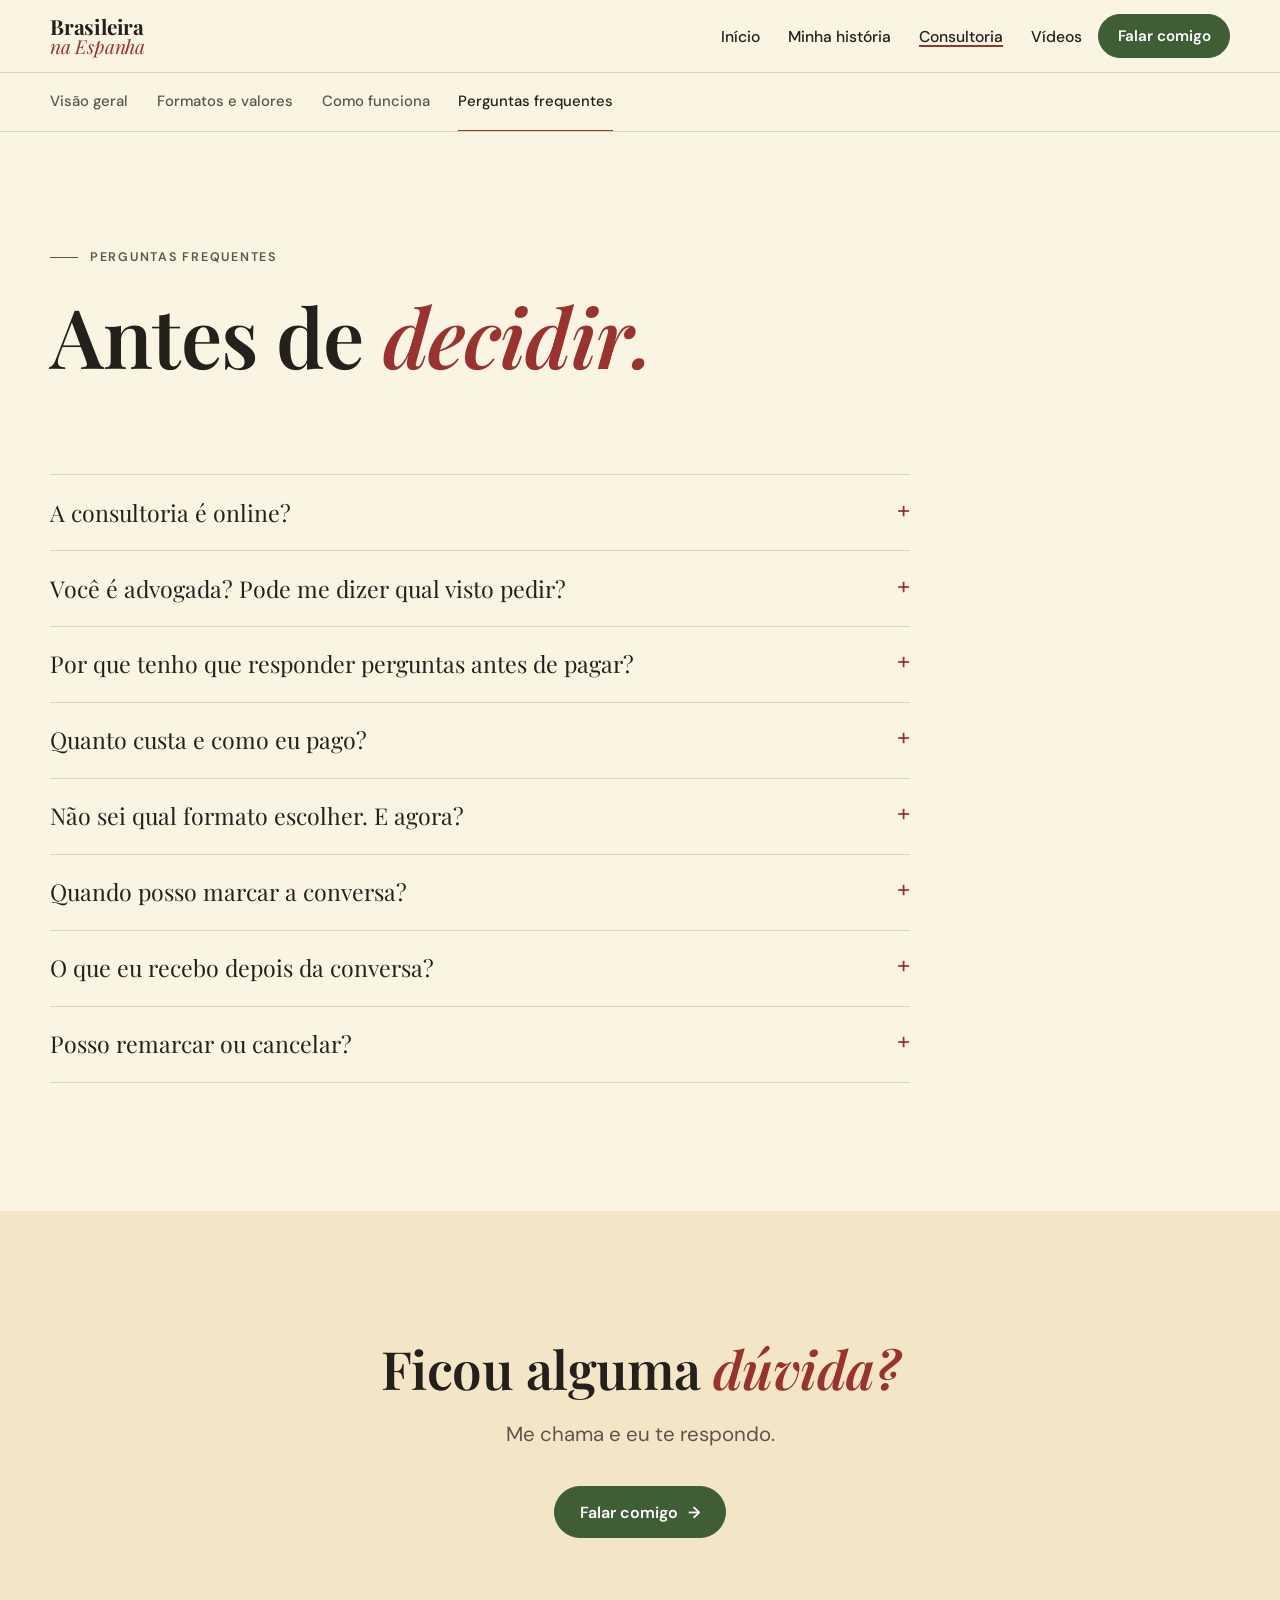
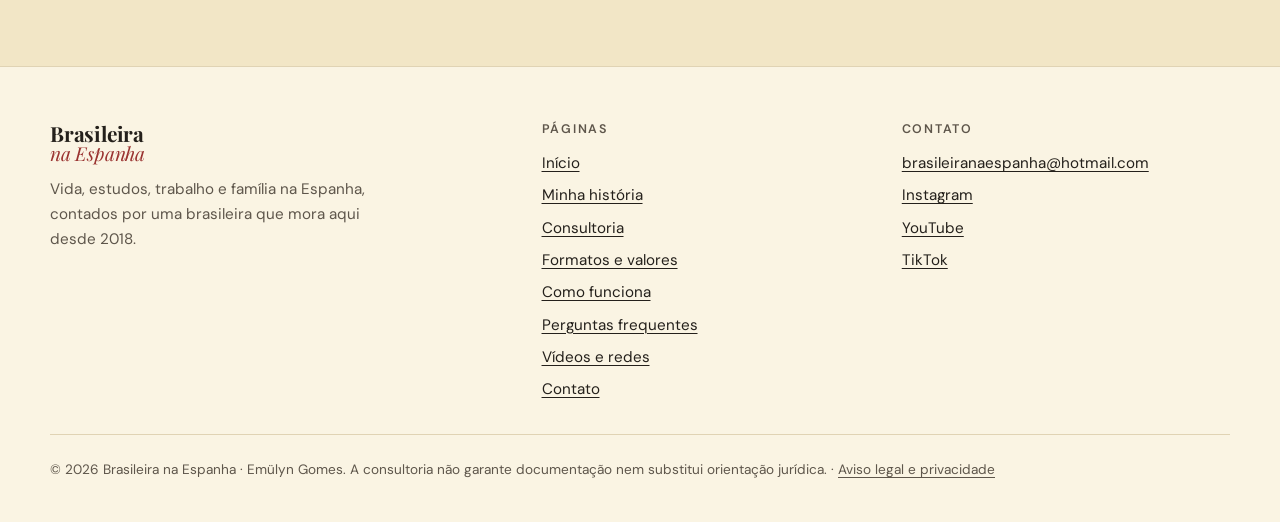
<file: publico/consultoria/perguntas/index.html>
<!DOCTYPE html>
<html lang="pt-BR">
<head>
  <meta charset="UTF-8">
  <meta name="viewport" content="width=device-width, initial-scale=1">
  <title>Perguntas frequentes sobre a consultoria · Brasileira na Espanha</title>
  <meta name="description" content="Respostas sobre formato, valor, pagamento, remarcação e o que a consultoria individual pode e não pode fazer.">
  <link rel="canonical" href="https://brasileiranaespanha.es/consultoria/perguntas/">
  <meta name="theme-color" content="#F8F0D8">
  <link rel="icon" href="../../favicon.svg" type="image/svg+xml">

  <!-- Prévia para compartilhamento (WhatsApp, Instagram, Facebook) -->
  <meta property="og:type" content="website">
  <meta property="og:locale" content="pt_BR">
  <meta property="og:site_name" content="Brasileira na Espanha">
  <meta property="og:title" content="Perguntas frequentes sobre a consultoria · Brasileira na Espanha">
  <meta property="og:description" content="Respostas sobre formato, valor, pagamento, remarcação e o que a consultoria individual pode e não pode fazer.">
  <meta property="og:url" content="https://brasileiranaespanha.es/consultoria/perguntas/">
  <meta property="og:image" content="https://brasileiranaespanha.es/img/compartilhar.jpg">
  <meta name="twitter:card" content="summary_large_image">

  <link rel="preconnect" href="https://fonts.googleapis.com">
  <link rel="preconnect" href="https://fonts.gstatic.com" crossorigin>
  <link href="https://fonts.googleapis.com/css2?family=DM+Sans:opsz,wght@9..40,400;9..40,500;9..40,600&family=Playfair+Display:ital,wght@0,600;0,700;1,400;1,600&display=swap" rel="stylesheet">
  <link rel="stylesheet" href="../../css/estilo.css">
</head>
<body>
  <a class="pular" href="#conteudo">Pular para o conteúdo</a>

  <header class="topo">
    <div class="envoltorio">
      <a class="marca" href="../../"><span>Brasileira</span> <em>na Espanha</em></a>
      <nav class="menu" aria-label="Principal">
        <ul>
          <li><a href="../../">Início</a></li>
          <li><a href="../../sobre/">Minha história</a></li>
          <li><a href="../../consultoria/" aria-current="page">Consultoria</a></li>
          <li><a href="../../conteudo/">Vídeos</a></li>
        </ul>
      </nav>
      <a class="botao botao--cheio botao--topo" href="../../contato/">Falar comigo</a>
    </div>
  </header>

  <main id="conteudo">
    <nav class="subnav" aria-label="Páginas da consultoria">
      <ul class="envoltorio">
        <li><a href="../../consultoria/">Visão geral</a></li>
        <li><a href="../../consultoria/formatos/">Formatos e valores</a></li>
        <li><a href="../../consultoria/como-funciona/">Como funciona</a></li>
        <li><a href="../../consultoria/perguntas/" aria-current="page">Perguntas frequentes</a></li>
      </ul>
    </nav>

    <section class="cabecalho-pagina" aria-labelledby="titulo-principal">
      <div class="envoltorio">
        <p class="rotulo">Perguntas frequentes</p>
        <h1 id="titulo-principal">Antes de <em>decidir.</em></h1>
      </div>
    </section>

    <section class="secao" style="padding-top:0" aria-label="Perguntas e respostas">
      <div class="envoltorio">
        <div class="faq faq--larga">
          <details>
            <summary>A consultoria é online?</summary>
            <div class="resposta"><p>Sim. É uma videochamada individual, então você pode estar no Brasil, na Espanha ou em outro país. A conversa é pelo Zoom, e o link chega no e-mail de confirmação.</p></div>
          </details>
          <details>
            <summary>Você é advogada? Pode me dizer qual visto pedir?</summary>
            <div class="resposta"><p>Não sou advogada, e a consultoria não substitui orientação jurídica nem garante documentação. Eu compartilho a minha experiência e te ajudo a organizar as perguntas. Informações sobre vistos, residência, trabalho e estudos precisam ser confirmadas em fontes oficiais e atualizadas, ou com um advogado especializado.</p></div>
          </details>
          <details>
            <summary>Por que tenho que responder perguntas antes de pagar?</summary>
            <div class="resposta"><p>Para eu entender o seu momento e ver se a consultoria faz sentido para você. Assim ninguém paga por uma conversa que não vai ajudar.</p></div>
          </details>
          <details>
            <summary>Quanto custa e como eu pago?</summary>
            <div class="resposta"><p>Depende do formato: Essencial €39, Completa €79 e Acompanhamento €159 (preços de lançamento). O pagamento é feito com cartão, numa página segura do Stripe, e o recibo chega no seu e-mail. <a href="../../consultoria/formatos/">Comparar os formatos</a>.</p></div>
          </details>
          <details>
            <summary>Não sei qual formato escolher. E agora?</summary>
            <div class="resposta"><p>Responda o cadastro e conte o seu momento. Se eu achar que outro formato combina mais com você, eu te aviso antes do pagamento.</p></div>
          </details>
          <details>
            <summary>Quando posso marcar a conversa?</summary>
            <div class="resposta"><p>Logo depois do pagamento e do formulário, você já escolhe o dia e o horário na agenda online, que mostra só os horários livres. Atendo das 17h à meia-noite, no horário de Madrid. No horário de Brasília, isso equivale a das 13h às 20h (ou das 12h às 19h, durante o horário de verão europeu).</p></div>
          </details>
          <details>
            <summary>O que eu recebo depois da conversa?</summary>
            <div class="resposta"><p>Um resumo da conversa, em até 2 dias depois da consultoria. Você escolhe se prefere receber por WhatsApp ou por e-mail.</p></div>
          </details>
          <details>
            <summary>Posso remarcar ou cancelar?</summary>
            <div class="resposta"><p>Você pode remarcar até 24 horas antes do horário marcado, pelo link do próprio e-mail de confirmação. Se precisar cancelar ou tiver algum imprevisto, fale comigo pelo WhatsApp.</p></div>
          </details>
        </div>
      </div>
    </section>

    <section class="secao chamada secao--areia" aria-labelledby="titulo-chamada">
      <div class="envoltorio">
        <h2 id="titulo-chamada">Ficou alguma <em>dúvida?</em></h2>
        <p class="lead">Me chama e eu te respondo.</p>
        <div class="acoes">
          <a class="botao botao--cheio" href="../../contato/">Falar comigo <span class="seta" aria-hidden="true">→</span></a>
        </div>
      </div>
    </section>
  </main>

  <footer class="rodape">
    <div class="envoltorio">
      <div>
        <a class="marca" href="../../"><span>Brasileira</span> <em>na Espanha</em></a>
        <p class="suave" style="margin-top:.8rem;max-width:34ch">Vida, estudos, trabalho e família na Espanha, contados por uma brasileira que mora aqui desde 2018.</p>
      </div>
      <nav aria-label="Rodapé">
        <h2>Páginas</h2>
        <ul>
          <li><a href="../../">Início</a></li>
          <li><a href="../../sobre/">Minha história</a></li>
          <li><a href="../../consultoria/">Consultoria</a></li>
          <li><a href="../../consultoria/formatos/">Formatos e valores</a></li>
          <li><a href="../../consultoria/como-funciona/">Como funciona</a></li>
          <li><a href="../../consultoria/perguntas/">Perguntas frequentes</a></li>
          <li><a href="../../conteudo/">Vídeos e redes</a></li>
          <li><a href="../../contato/">Contato</a></li>
        </ul>
      </nav>
      <div>
        <h2>Contato</h2>
        <ul>
          <li><a data-link="email" data-mostrar aria-disabled="true">[E-MAIL DE CONTATO]</a></li>
          <li><a href="https://www.instagram.com/emulyngomes/">Instagram</a></li>
          <li><a href="https://www.youtube.com/@brasileiranaespanha">YouTube</a></li>
          <li><a href="https://www.tiktok.com/@emulyngomes">TikTok</a></li>
        </ul>
      </div>
      <p class="legal">© 2026 Brasileira na Espanha · Emülyn Gomes. A consultoria não garante documentação nem substitui orientação jurídica. · <a href="../../aviso-legal/">Aviso legal e privacidade</a></p>
    </div>
  </footer>

  <script src="../../js/config.js"></script>
</body>
</html>
</file>
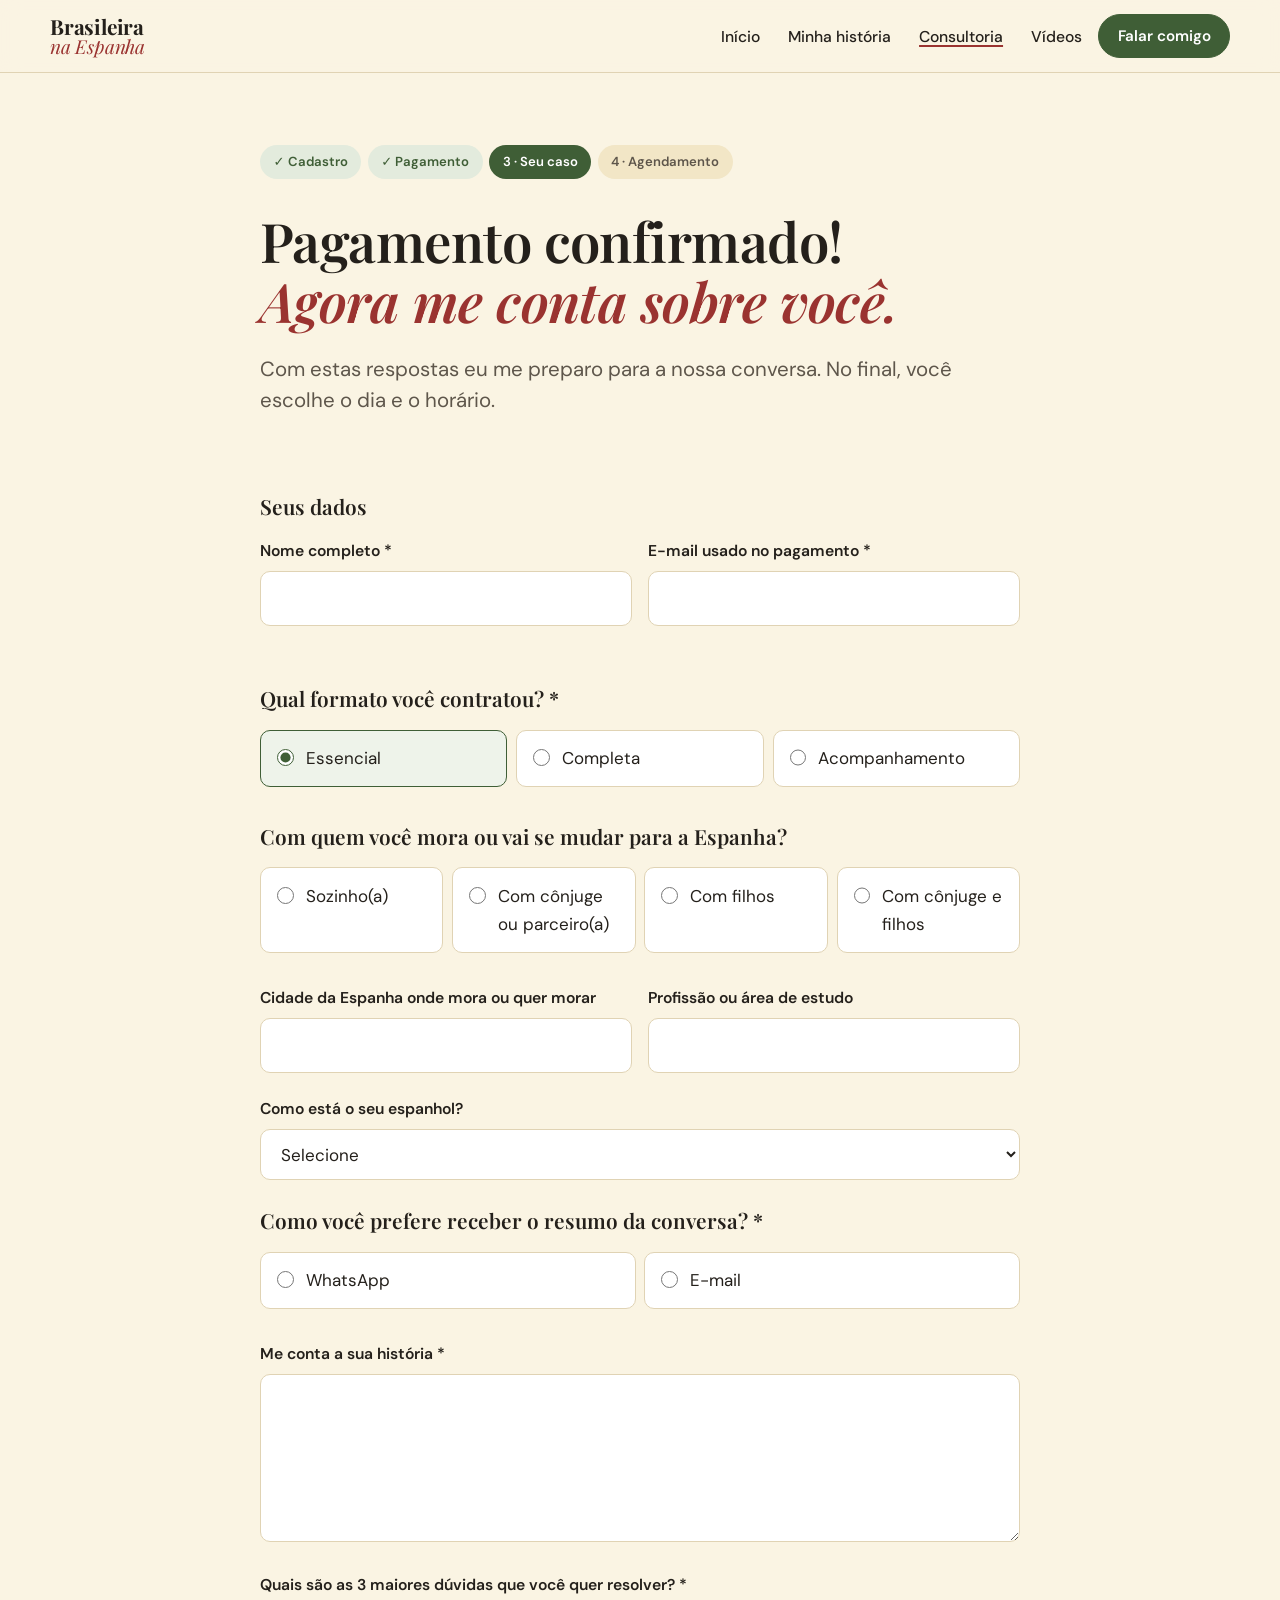
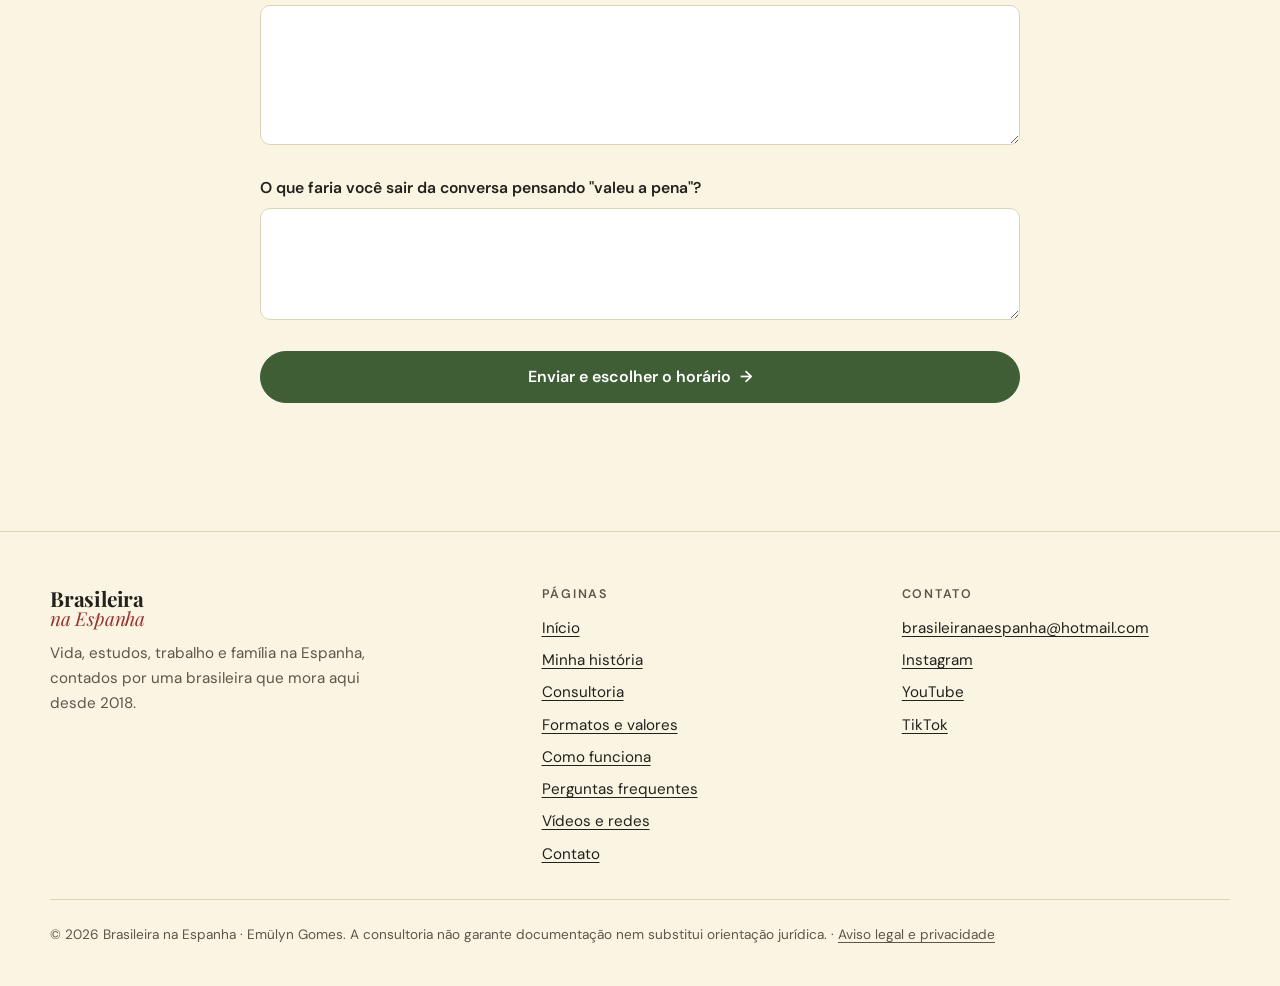
<file: publico/consultoria/seu-caso/index.html>
<!DOCTYPE html>
<html lang="pt-BR">
<head>
  <meta charset="UTF-8">
  <meta name="viewport" content="width=device-width, initial-scale=1">
  <title>Seu caso · Consultoria Brasileira na Espanha</title>
  <meta name="description" content="Terceira etapa da consultoria: conte mais sobre a sua situação antes da conversa.">
  <link rel="canonical" href="https://brasileiranaespanha.es/consultoria/seu-caso/">
  <meta name="theme-color" content="#F8F0D8">
  <link rel="icon" href="../../favicon.svg" type="image/svg+xml">
  <meta name="robots" content="noindex">

  <!-- Prévia para compartilhamento (WhatsApp, Instagram, Facebook) -->
  <meta property="og:type" content="website">
  <meta property="og:locale" content="pt_BR">
  <meta property="og:site_name" content="Brasileira na Espanha">
  <meta property="og:title" content="Seu caso · Consultoria Brasileira na Espanha">
  <meta property="og:description" content="Terceira etapa da consultoria: conte mais sobre a sua situação antes da conversa.">
  <meta property="og:url" content="https://brasileiranaespanha.es/consultoria/seu-caso/">
  <meta property="og:image" content="https://brasileiranaespanha.es/img/compartilhar.jpg">
  <meta name="twitter:card" content="summary_large_image">

  <link rel="preconnect" href="https://fonts.googleapis.com">
  <link rel="preconnect" href="https://fonts.gstatic.com" crossorigin>
  <link href="https://fonts.googleapis.com/css2?family=DM+Sans:opsz,wght@9..40,400;9..40,500;9..40,600&family=Playfair+Display:ital,wght@0,600;0,700;1,400;1,600&display=swap" rel="stylesheet">
  <link rel="stylesheet" href="../../css/estilo.css">
</head>
<body>
  <a class="pular" href="#conteudo">Pular para o conteúdo</a>

  <header class="topo">
    <div class="envoltorio">
      <a class="marca" href="../../"><span>Brasileira</span> <em>na Espanha</em></a>
      <nav class="menu" aria-label="Principal">
        <ul>
          <li><a href="../../">Início</a></li>
          <li><a href="../../sobre/">Minha história</a></li>
          <li><a href="../../consultoria/" aria-current="page">Consultoria</a></li>
          <li><a href="../../conteudo/">Vídeos</a></li>
        </ul>
      </nav>
      <a class="botao botao--cheio botao--topo" href="../../contato/">Falar comigo</a>
    </div>
  </header>

  <main id="conteudo">
    <section class="cabecalho-pagina cabecalho-pagina--fluxo" aria-labelledby="titulo-principal">
      <div class="envoltorio estreito">
        <ol class="etapas-fluxo" aria-label="Etapas da contratação"><li class="feita">Cadastro</li><li class="feita">Pagamento</li><li aria-current="step" class="">Seu caso</li><li class="">Agendamento</li></ol>
        <h1 id="titulo-principal">Pagamento confirmado! <em>Agora me conta sobre você.</em></h1>
        <p class="lead">Com estas respostas eu me preparo para a nossa conversa. No final, você escolhe o dia e o horário.</p>
      </div>
    </section>

    <section class="secao" style="padding-top:0">
      <div class="envoltorio estreito">
        <form class="formulario" data-form="caso" novalidate>
          <fieldset>
            <legend>Seus dados</legend>
            <div class="duas">
              <div class="campo-form"><label for="nome">Nome completo *</label><input type="text" id="nome" name="nome" autocomplete="name" required></div>
              <div class="campo-form"><label for="email">E-mail usado no pagamento *</label><input type="email" id="email" name="email" autocomplete="email" required></div>
            </div>
          </fieldset>

          <!-- Formato: vem do link de pagamento (?formato=...). Se vier, aparece só o nome
               e não dá para trocar. Se não vier, a pessoa escolhe (veja js/fluxo.js). -->
          <p class="formato-contratado" id="formato-contratado" hidden>Formato contratado: <strong></strong></p>
          <fieldset id="escolha-formato">
            <legend>Qual formato você contratou? *</legend>
            <div class="opcoes opcoes--linha">
              <label class="opcao"><input type="radio" name="formato" value="essencial" required> Essencial</label>
              <label class="opcao"><input type="radio" name="formato" value="completa"> Completa</label>
              <label class="opcao"><input type="radio" name="formato" value="acompanhamento"> Acompanhamento</label>
            </div>
          </fieldset>

          <!-- Os textos com data-espanha / data-fora mudam conforme onde a pessoa mora
               (resposta do cadastro). Sem essa informação, fica o texto neutro. -->
          <fieldset>
            <legend data-espanha="Com quem você mora na Espanha?" data-fora="Com quem você vai se mudar para a Espanha?">Com quem você mora ou vai se mudar para a Espanha?</legend>
            <div class="opcoes opcoes--linha">
              <label class="opcao"><input type="radio" name="familia" value="sozinho"> Sozinho(a)</label>
              <label class="opcao"><input type="radio" name="familia" value="casal"> Com cônjuge ou parceiro(a)</label>
              <label class="opcao"><input type="radio" name="familia" value="filhos"> Com filhos</label>
              <label class="opcao"><input type="radio" name="familia" value="casal-filhos"> Com cônjuge e filhos</label>
            </div>
          </fieldset>

          <div class="duas">
            <div class="campo-form"><label for="cidade" data-espanha="Em que cidade da Espanha você mora?" data-fora="Em que cidade da Espanha quer morar? (se já souber)">Cidade da Espanha onde mora ou quer morar</label><input type="text" id="cidade" name="cidade"></div>
            <div class="campo-form"><label for="profissao">Profissão ou área de estudo</label><input type="text" id="profissao" name="profissao"></div>
          </div>

          <div class="campo-form"><label for="espanhol">Como está o seu espanhol?</label>
            <select id="espanhol" name="espanhol"><option value="">Selecione</option><option>Não falo</option><option>Básico</option><option>Intermediário</option><option>Avançado ou fluente</option></select>
          </div>

          <fieldset>
            <legend>Como você prefere receber o resumo da conversa? *</legend>
            <div class="opcoes opcoes--linha">
              <label class="opcao"><input type="radio" name="resumo_por" value="whatsapp" required> WhatsApp</label>
              <label class="opcao"><input type="radio" name="resumo_por" value="email"> E-mail</label>
            </div>
          </fieldset>

          <div class="campo-form"><label for="historia" data-espanha="Me conta a sua história: há quanto tempo está na Espanha e como tem sido *" data-fora="Me conta a sua história e por que a Espanha *">Me conta a sua história *</label><textarea id="historia" name="historia" rows="5" required></textarea></div>
          <div class="campo-form"><label for="duvidas">Quais são as 3 maiores dúvidas que você quer resolver? *</label><textarea id="duvidas" name="duvidas" rows="4" required></textarea></div>
          <div class="campo-form"><label for="valeu">O que faria você sair da conversa pensando "valeu a pena"?</label><textarea id="valeu" name="valeu" rows="3"></textarea></div>

          <!-- Armadilha anti-robô (honeypot): pessoas não veem este campo; robôs preenchem e o Formspree descarta o envio -->
          <div class="armadilha" aria-hidden="true"><label>Não preencha este campo <input type="text" name="_gotcha" tabindex="-1" autocomplete="off"></label></div>
          <p class="form-erro" role="alert" hidden></p>
          <p class="form-nao-conectado" hidden>Formulário ainda não conectado: falta colocar o endereço do Formspree em <code>js/config.js</code>. Por enquanto nada é enviado.</p>
          <button type="submit" class="botao botao--cheio botao--largo">Enviar e escolher o horário <span class="seta" aria-hidden="true">→</span></button>
        </form>
      </div>
    </section>
  </main>

  <footer class="rodape">
    <div class="envoltorio">
      <div>
        <a class="marca" href="../../"><span>Brasileira</span> <em>na Espanha</em></a>
        <p class="suave" style="margin-top:.8rem;max-width:34ch">Vida, estudos, trabalho e família na Espanha, contados por uma brasileira que mora aqui desde 2018.</p>
      </div>
      <nav aria-label="Rodapé">
        <h2>Páginas</h2>
        <ul>
          <li><a href="../../">Início</a></li>
          <li><a href="../../sobre/">Minha história</a></li>
          <li><a href="../../consultoria/">Consultoria</a></li>
          <li><a href="../../consultoria/formatos/">Formatos e valores</a></li>
          <li><a href="../../consultoria/como-funciona/">Como funciona</a></li>
          <li><a href="../../consultoria/perguntas/">Perguntas frequentes</a></li>
          <li><a href="../../conteudo/">Vídeos e redes</a></li>
          <li><a href="../../contato/">Contato</a></li>
        </ul>
      </nav>
      <div>
        <h2>Contato</h2>
        <ul>
          <li><a data-link="email" data-mostrar aria-disabled="true">[E-MAIL DE CONTATO]</a></li>
          <li><a href="https://www.instagram.com/emulyngomes/">Instagram</a></li>
          <li><a href="https://www.youtube.com/@brasileiranaespanha">YouTube</a></li>
          <li><a href="https://www.tiktok.com/@emulyngomes">TikTok</a></li>
        </ul>
      </div>
      <p class="legal">© 2026 Brasileira na Espanha · Emülyn Gomes. A consultoria não garante documentação nem substitui orientação jurídica. · <a href="../../aviso-legal/">Aviso legal e privacidade</a></p>
    </div>
  </footer>

  <script src="../../js/config.js"></script>
  <script src="../../js/fluxo.js"></script>
</body>
</html>
</file>
<file: publico/css/estilo.css>
/* ==========================================================================
   Brasileira na Espanha — estilos do site
   Para mudar cores ou fontes, edite apenas as variáveis em :root.
   ========================================================================== */

:root {
  /* Cores */
  /* Paleta do canal: creme, verde, vinho e dourado */
  --papel: #FAF4E3;          /* fundo principal (creme) */
  --areia: #F2E6C6;          /* fundo alternativo (creme mais quente) */
  --tinta: #24201B;          /* texto principal */
  --tinta-suave: #5E564B;    /* texto secundário */
  --linha: #E0D3B4;          /* fios e bordas */
  --verde: #3F5E36;          /* botões (verde do Brasil) */
  --verde-escuro: #2F4828;
  --vinho: #9A3330;          /* itálicos e detalhes (vermelho da Espanha) */
  --ouro: #E2BC57;           /* dourado: só sobre fundo escuro e em detalhes */
  --escuro: #1F3326;         /* fundo das faixas escuras (verde bem fechado) */
  --pimenton: var(--vinho);  /* nome antigo, mantido por compatibilidade */

  /* Tipografia */
  --serif: "Playfair Display", Georgia, "Times New Roman", serif;
  --sans: "DM Sans", system-ui, -apple-system, "Segoe UI", sans-serif;

  /* Medidas */
  --largura: 1180px;
  --texto: 64ch;
  --espaco: clamp(72px, 10vw, 140px);
}

*, *::before, *::after { box-sizing: border-box; }
* { margin: 0; }

html { -webkit-text-size-adjust: 100%; scroll-behavior: smooth; }
@media (prefers-reduced-motion: reduce) {
  html { scroll-behavior: auto; }
  *, *::before, *::after { transition: none !important; }
}

body {
  background: var(--papel);
  color: var(--tinta);
  font-family: var(--sans);
  font-size: 1.0625rem;
  line-height: 1.65;
  text-rendering: optimizeLegibility;
}

img { display: block; max-width: 100%; height: auto; }

/* Garante que o atributo hidden sempre esconda (mesmo com display: flex) */
[hidden] { display: none !important; }

a { color: inherit; text-decoration-thickness: 1px; text-underline-offset: 0.2em; }
a:hover { color: var(--pimenton); }

:focus-visible {
  outline: 3px solid var(--verde);
  outline-offset: 3px;
  border-radius: 2px;
}

/* Acessibilidade */
.pular {
  position: absolute; left: 1rem; top: -100px;
  background: var(--tinta); color: var(--papel);
  padding: .7rem 1rem; z-index: 100; text-decoration: none;
}
.pular:focus { top: 1rem; color: var(--papel); }

.sr-only {
  position: absolute; width: 1px; height: 1px; padding: 0; margin: -1px;
  overflow: hidden; clip: rect(0,0,0,0); white-space: nowrap; border: 0;
}

/* --------------------------------------------------------------------------
   Estrutura
   -------------------------------------------------------------------------- */
.envoltorio { width: min(var(--largura), 100% - 2.5rem); margin-inline: auto; }

.secao { padding-block: var(--espaco); }
.secao--areia { background: var(--areia); }
.secao--tinta { background: var(--escuro); color: var(--papel); }
.secao--tinta a:hover { color: var(--ouro); }

/* --------------------------------------------------------------------------
   Tipografia
   -------------------------------------------------------------------------- */
h1, h2, h3 {
  font-family: var(--serif);
  font-weight: 600;
  line-height: 1.1;
  letter-spacing: -0.01em;
  font-optical-sizing: auto;
}
h1 { font-size: clamp(2.6rem, 6.4vw, 5.4rem); }
h2 { font-size: clamp(2rem, 4.2vw, 3.3rem); }
h3 { font-size: clamp(1.3rem, 2vw, 1.6rem); line-height: 1.2; }
h1 em, h2 em { font-style: italic; color: var(--pimenton); }
.secao--tinta h2 em { color: var(--ouro); }

p + p { margin-top: 1em; }

.rotulo {
  display: flex; align-items: center; gap: .75rem;
  font-size: .78rem; font-weight: 600;
  letter-spacing: .14em; text-transform: uppercase;
  color: var(--tinta-suave);
  margin-bottom: 1.4rem;
}
.rotulo::before { content: ""; width: 28px; height: 1px; background: currentColor; }
.secao--tinta .rotulo { color: #CFC5B6; }

.lead { font-size: clamp(1.15rem, 1.6vw, 1.35rem); line-height: 1.55; color: var(--tinta-suave); max-width: 40ch; }
.suave { color: var(--tinta-suave); }
.medida { max-width: var(--texto); }

/* Campo a preencher: aparece em destaque para você achar fácil */
.campo {
  background: #FFE9A8;
  color: #4A3500;
  font-family: var(--sans);
  font-style: normal;
  font-size: .82em;
  font-weight: 600;
  padding: .05em .4em;
  border-radius: 3px;
  white-space: normal;
}

/* --------------------------------------------------------------------------
   Botões e links de ação
   -------------------------------------------------------------------------- */
.botao {
  display: inline-flex; align-items: center; gap: .6rem;
  min-height: 52px; padding: .85rem 1.6rem;
  font: 600 1rem/1.2 var(--sans);
  text-decoration: none;
  border: 1.5px solid var(--tinta);
  border-radius: 999px;
  transition: background-color .2s, color .2s, border-color .2s;
  cursor: pointer;
}
.botao--cheio { background: var(--verde); border-color: var(--verde); color: #fff; }
.botao--cheio:hover { background: var(--verde-escuro); border-color: var(--verde-escuro); color: #fff; }
.botao--linha { background: transparent; color: var(--verde); border-color: var(--verde); }
.botao--linha:hover { background: var(--verde); color: #fff; }
.secao--tinta .botao--linha { color: var(--papel); border-color: var(--papel); }
.secao--tinta .botao--linha:hover { background: var(--papel); color: var(--tinta); }
.botao .seta { transition: transform .2s; }
.botao:hover .seta { transform: translateX(3px); }

/* Botão cujo link ainda não foi configurado em js/config.js */
.botao[aria-disabled="true"] {
  background: transparent; color: var(--tinta-suave);
  border: 1.5px dashed var(--tinta-suave); cursor: not-allowed;
}
.secao--tinta .botao[aria-disabled="true"] { color: #CFC5B6; border-color: #CFC5B6; }

.link-seta {
  font-weight: 600; text-decoration: none;
  border-bottom: 1.5px solid currentColor; padding-bottom: 2px;
}

.acoes { display: flex; flex-wrap: wrap; gap: .8rem; margin-top: 2.2rem; }

/* --------------------------------------------------------------------------
   Cabeçalho
   -------------------------------------------------------------------------- */
.topo {
  position: sticky; top: 0; z-index: 50;
  background: color-mix(in srgb, var(--papel) 92%, transparent);
  backdrop-filter: blur(10px);
  border-bottom: 1px solid var(--linha);
}
.topo .envoltorio {
  display: flex; align-items: center; justify-content: space-between;
  gap: 1rem; min-height: 72px;
}
.marca {
  display: inline-flex; flex-direction: column;
  font-family: var(--serif); font-size: 1.3rem; font-weight: 700;
  text-decoration: none; letter-spacing: -0.01em; line-height: 1.02;
}
.marca em { color: var(--vinho); font-weight: 400; font-size: .92em; }
.marca:hover { color: var(--tinta); }

.menu { margin-left: auto; }
.menu ul { display: flex; gap: clamp(.9rem, 2.2vw, 1.9rem); list-style: none; padding: 0; }
.menu a { text-decoration: none; font-weight: 500; font-size: .98rem; white-space: nowrap; }
.menu a[aria-current="page"] { text-decoration: underline; text-decoration-color: var(--pimenton); text-decoration-thickness: 2px; }
.botao--topo { min-height: 44px; padding: .55rem 1.15rem; font-size: .95rem; }

/* Celular: marca e botão na primeira linha, menu na segunda (com rolagem lateral se precisar) */
@media (max-width: 760px) {
  .topo .envoltorio {
    display: grid; grid-template-columns: 1fr auto;
    gap: .6rem 1rem; padding-block: .75rem; min-height: 0;
  }
  .menu { grid-column: 1 / -1; grid-row: 2; margin: 0 -1.25rem; overflow-x: auto; scrollbar-width: none; }
  .menu::-webkit-scrollbar { display: none; }
  .menu ul { padding-inline: 1.25rem; gap: 1.3rem; }
  .menu a { font-size: .93rem; display: inline-block; padding-block: .3rem; }
}

/* Abas da consultoria */
.subnav { border-bottom: 1px solid var(--linha); background: var(--papel); }
.subnav ul { display: flex; gap: 1.8rem; list-style: none; padding: 0; overflow-x: auto; scrollbar-width: none; }
.subnav ul::-webkit-scrollbar { display: none; }
.subnav a {
  display: block; padding-block: 1rem; white-space: nowrap;
  text-decoration: none; font-size: .93rem; font-weight: 500; color: var(--tinta-suave);
  border-bottom: 2px solid transparent; margin-bottom: -1px;
}
.subnav a[aria-current="page"] { color: var(--tinta); border-bottom-color: var(--pimenton); }

/* Cabeçalho de páginas internas (sem foto) */
.cabecalho-pagina { padding-block: clamp(56px, 9vw, 120px) clamp(40px, 6vw, 72px); }
.cabecalho-pagina h1 { max-width: 16ch; margin-bottom: 1.4rem; }
.cabecalho-pagina .lead { max-width: 52ch; }

/* Etapas numeradas grandes (página Como funciona) */
.etapas { list-style: none; padding: 0; counter-reset: etapa; display: grid; grid-template-columns: repeat(2, 1fr); gap: 0 clamp(2rem, 6vw, 6rem); }
.etapas li { counter-increment: etapa; padding-block: 2rem; border-top: 1px solid var(--linha); display: grid; grid-template-columns: 4.5rem 1fr; gap: .2rem 1rem; }
.etapas li::before {
  content: counter(etapa, decimal-leading-zero); grid-row: span 2;
  font-family: var(--serif); font-size: 2.6rem; line-height: 1; color: var(--pimenton);
}
.etapas h2 { font-size: clamp(1.35rem, 2.2vw, 1.7rem); margin-bottom: .3rem; }
.etapas p { color: var(--tinta-suave); }
@media (max-width: 760px) { .etapas { grid-template-columns: 1fr; } .etapas li { grid-template-columns: 3.5rem 1fr; } .etapas li::before { font-size: 2rem; } }

/* Textos longos */
.texto-corrido p + p { margin-top: 1.1em; }
.texto-corrido blockquote {
  font-family: var(--serif); font-style: italic;
  font-size: clamp(1.5rem, 2.6vw, 2.1rem); line-height: 1.25;
  border-left: 2px solid var(--pimenton); padding-left: 1.4rem; margin-bottom: 1.8rem;
}
.faq--larga { max-width: 860px; }

.texto-legal { max-width: 760px; }
.texto-legal > h2 { font-size: clamp(1.6rem, 3vw, 2.2rem); margin: 3rem 0 1rem; }
.texto-legal .aviso h2 { font-size: 1.2rem; margin-bottom: .4rem; }
.texto-legal p + p { margin-top: .9em; }
.dados-legais div { display: grid; grid-template-columns: 8rem 1fr; gap: 1rem; padding-block: .8rem; border-top: 1px solid var(--linha); }
.dados-legais dt { color: var(--tinta-suave); }

/* Página de contato */
.pagina-contato { padding-block: clamp(64px, 9vw, 120px); }
.pagina-contato h1 { font-size: clamp(2.4rem, 5vw, 4rem); }
.pagina-contato h1 em { color: var(--ouro); }
.contato h2 { font-size: 1.4rem; }

/* --------------------------------------------------------------------------
   Fotos (com espaço reservado enquanto a foto não existe)
   -------------------------------------------------------------------------- */
.foto {
  position: relative; overflow: hidden;
  background:
    repeating-linear-gradient(135deg, transparent 0 14px, rgba(31,26,22,.045) 14px 15px),
    var(--areia);
  border: 1px solid var(--linha);
}
.foto img { position: absolute; inset: 0; width: 100%; height: 100%; object-fit: cover; z-index: 1; }
.foto .vaga {
  position: absolute; inset: 0;
  display: flex; flex-direction: column; justify-content: flex-end;
  padding: 1.4rem; font-size: .86rem; line-height: 1.45; color: var(--tinta-suave);
}
.foto .vaga strong { color: var(--tinta); font-size: .74rem; letter-spacing: .12em; text-transform: uppercase; }
.foto--retrato { aspect-ratio: 4 / 5; }
.foto--paisagem { aspect-ratio: 3 / 2; }

.legenda {
  margin-top: .7rem; font-size: .84rem; color: var(--tinta-suave);
  display: flex; gap: .5rem;
}
.legenda::before { content: "↑"; color: var(--pimenton); }

/* --------------------------------------------------------------------------
   Seção principal (hero)
   -------------------------------------------------------------------------- */
.hero { padding-block: clamp(48px, 8vw, 110px) var(--espaco); }
.hero .envoltorio {
  display: grid; grid-template-columns: 1.25fr .75fr;
  gap: clamp(2rem, 6vw, 6rem); align-items: end;
}
.hero h1 { margin-bottom: 1.6rem; }
.hero .foto { border-radius: 220px 220px 4px 4px; }
@media (max-width: 860px) {
  .hero .envoltorio { grid-template-columns: 1fr; }
  .hero figure { max-width: 420px; }
}

/* --------------------------------------------------------------------------
   Apresentação
   -------------------------------------------------------------------------- */
.apresentacao {
  display: grid; grid-template-columns: 5fr 7fr;
  gap: clamp(2rem, 6vw, 6rem); align-items: start;
}
.apresentacao blockquote {
  font-family: var(--serif); font-style: italic;
  font-size: clamp(1.6rem, 2.8vw, 2.3rem); line-height: 1.25;
  border-left: 2px solid var(--pimenton); padding-left: 1.4rem;
  margin-bottom: 2rem;
}
@media (max-width: 860px) { .apresentacao { grid-template-columns: 1fr; } }

/* --------------------------------------------------------------------------
   Lista numerada editorial (temas, etapas)
   -------------------------------------------------------------------------- */
.indice { list-style: none; padding: 0; border-top: 1px solid var(--linha); counter-reset: item; }
.indice > li {
  counter-increment: item;
  display: grid; grid-template-columns: 5rem 1fr 1.4fr;
  gap: 1.5rem; padding-block: 2rem;
  border-bottom: 1px solid var(--linha);
}
.indice > li::before {
  content: counter(item, decimal-leading-zero);
  font-family: var(--serif); font-size: 1.5rem; color: var(--pimenton); line-height: 1.2;
}
.indice h3 { margin: 0; }
.indice p { color: var(--tinta-suave); }
@media (max-width: 760px) {
  .indice > li { grid-template-columns: 3rem 1fr; }
  .indice > li > p { grid-column: 2; }
}

.cabeca-secao {
  display: grid; grid-template-columns: 1fr 1fr;
  gap: 2rem 4rem; align-items: end; margin-bottom: clamp(2.5rem, 5vw, 4rem);
}
@media (max-width: 760px) { .cabeca-secao { grid-template-columns: 1fr; } }

/* --------------------------------------------------------------------------
   Faixa da consultoria (fundo escuro)
   -------------------------------------------------------------------------- */
.faixa {
  display: grid; grid-template-columns: 1.1fr .9fr;
  gap: clamp(2rem, 6vw, 6rem); align-items: center;
}
.faixa .lead { color: #D9CFC0; }
.faixa dl { border-top: 1px solid rgba(251,247,238,.25); }
.faixa dl div {
  display: flex; justify-content: space-between; gap: 1rem;
  padding-block: 1rem; border-bottom: 1px solid rgba(251,247,238,.25);
}
.faixa dt { color: #CFC5B6; }
.faixa dd { text-align: right; font-weight: 600; }
@media (max-width: 860px) { .faixa { grid-template-columns: 1fr; } }

/* --------------------------------------------------------------------------
   Passos (linha do tempo horizontal)
   -------------------------------------------------------------------------- */
.passos {
  list-style: none; padding: 0;
  display: grid; grid-template-columns: repeat(var(--colunas, 3), 1fr);
  gap: 0; counter-reset: passo;
}
.passos li {
  counter-increment: passo; position: relative;
  padding: 2.4rem 1.6rem 0 0;
  border-top: 2px solid var(--tinta);
}
.passos li::before {
  content: counter(passo);
  position: absolute; top: -1.05rem; left: 0;
  width: 2rem; height: 2rem; border-radius: 50%;
  background: var(--papel); border: 2px solid var(--tinta);
  display: grid; place-items: center;
  font: 600 .9rem/1 var(--sans);
}
.secao--areia .passos li::before { background: var(--areia); }
.passos h3 { font-size: 1.25rem; margin-bottom: .5rem; }
.passos p { color: var(--tinta-suave); font-size: .98rem; }
@media (max-width: 860px) {
  .passos { grid-template-columns: 1fr; gap: 0; }
  .passos li { border-top: 0; border-left: 2px solid var(--tinta); padding: 0 0 2.2rem 2rem; }
  .passos li::before { top: 0; left: -1.05rem; }
}

/* --------------------------------------------------------------------------
   Canais de conteúdo
   -------------------------------------------------------------------------- */
.canais { list-style: none; padding: 0; border-top: 1px solid var(--linha); }
.canais a {
  display: grid; grid-template-columns: 1fr auto; align-items: baseline; gap: 1rem;
  padding-block: 1.5rem; border-bottom: 1px solid var(--linha);
  text-decoration: none;
}
.canais .nome { font-family: var(--serif); font-size: clamp(1.5rem, 3vw, 2.2rem); }
.canais .detalhe { color: var(--tinta-suave); font-size: .95rem; }
.canais a:hover .nome { color: var(--pimenton); }

.duas-colunas {
  display: grid; grid-template-columns: 1fr 1fr; gap: clamp(2rem, 6vw, 6rem); align-items: start;
}
@media (max-width: 860px) { .duas-colunas { grid-template-columns: 1fr; } }

/* --------------------------------------------------------------------------
   Chamada final
   -------------------------------------------------------------------------- */
.chamada { text-align: center; }
.chamada h2 { max-width: 18ch; margin-inline: auto; }
.chamada .lead { margin: 1.4rem auto 0; }
.chamada .acoes { justify-content: center; }

/* --------------------------------------------------------------------------
   Página da consultoria
   -------------------------------------------------------------------------- */
.ficha {
  border: 1px solid var(--tinta); background: var(--papel);
  padding: clamp(1.4rem, 3vw, 2rem);
}
.ficha h2 { font-size: 1.4rem; margin-bottom: 1rem; }
.ficha dl div {
  display: grid; grid-template-columns: 9rem 1fr; gap: 1rem;
  padding-block: .8rem; border-top: 1px solid var(--linha);
}
.ficha dt { color: var(--tinta-suave); font-size: .95rem; }
.ficha dd { font-weight: 600; }

.lista-traco { list-style: none; padding: 0; }
.lista-traco li { padding: .9rem 0 .9rem 2rem; border-bottom: 1px solid var(--linha); position: relative; }
.lista-traco li::before { content: "—"; position: absolute; left: 0; color: var(--pimenton); }
.lista-traco li:first-child { border-top: 1px solid var(--linha); }

.aviso {
  border-left: 3px solid var(--pimenton);
  background: var(--areia);
  padding: 1.4rem 1.6rem;
}
.aviso h3 { font-size: 1.2rem; margin-bottom: .5rem; }

/* Perguntas frequentes */
.faq { border-top: 1px solid var(--linha); }
.faq details { border-bottom: 1px solid var(--linha); }
.faq summary {
  cursor: pointer; list-style: none;
  display: flex; justify-content: space-between; gap: 1.5rem;
  padding-block: 1.4rem;
  font-family: var(--serif); font-size: clamp(1.2rem, 2vw, 1.45rem); line-height: 1.3;
}
.faq summary::-webkit-details-marker { display: none; }
.faq summary::after { content: "+"; font-family: var(--sans); color: var(--pimenton); font-size: 1.5rem; line-height: 1; }
.faq details[open] summary::after { content: "−"; }
.faq .resposta { padding-bottom: 1.6rem; max-width: var(--texto); color: var(--tinta-suave); }

/* Contato */
.contatos { display: grid; gap: 1rem; }
.contato {
  display: grid; grid-template-columns: 1fr auto; gap: 1rem 2rem; align-items: center;
  padding: 1.6rem 0; border-bottom: 1px solid rgba(251,247,238,.25);
}
.contato:first-child { border-top: 1px solid rgba(251,247,238,.25); }
.contato p { color: #CFC5B6; font-size: .95rem; margin-top: .3rem; }
.nota-link { font-size: .8rem; color: #CFC5B6; grid-column: 1 / -1; margin-top: -.4rem; }
@media (max-width: 640px) { .contato { grid-template-columns: 1fr; } }

/* --------------------------------------------------------------------------
   Rodapé
   -------------------------------------------------------------------------- */
.rodape { border-top: 1px solid var(--linha); padding-block: 3.5rem 2.5rem; font-size: .95rem; }
.rodape .envoltorio { display: grid; grid-template-columns: 1.4fr 1fr 1fr; gap: 2rem; }
.rodape h2 { font-family: var(--sans); font-size: .78rem; letter-spacing: .14em; text-transform: uppercase; color: var(--tinta-suave); font-weight: 600; margin-bottom: .9rem; }
.rodape ul { list-style: none; padding: 0; display: grid; gap: .45rem; }
.rodape .legal { grid-column: 1 / -1; border-top: 1px solid var(--linha); padding-top: 1.5rem; color: var(--tinta-suave); font-size: .85rem; }
@media (max-width: 760px) { .rodape .envoltorio { grid-template-columns: 1fr; } }

.rodape a[aria-disabled="true"], .contato a[aria-disabled="true"] { opacity: .75; }

/* Página 404 */
.erro-404 { min-height: 60vh; display: grid; place-items: center; text-align: center; }

/* --------------------------------------------------------------------------
   Formatos da consultoria (3 colunas separadas por fios, sem "cards")
   -------------------------------------------------------------------------- */
.formatos {
  display: grid; grid-template-columns: repeat(3, 1fr);
  border-top: 2px solid var(--tinta); border-bottom: 1px solid var(--linha);
}
.formato {
  display: flex; flex-direction: column;
  padding: 2.4rem clamp(1.2rem, 2.5vw, 2.2rem) 2.6rem;
  border-left: 1px solid var(--linha);
}
.formato:first-child { border-left: 0; padding-left: 0; }
.formato h2 { font-size: clamp(1.8rem, 3vw, 2.4rem); }
.formato-para { color: var(--tinta-suave); margin-top: .6rem; min-height: 3.2em; }
.formato-preco { font-family: var(--serif); font-size: 2.2rem; margin-top: 1.6rem; line-height: 1; }
.formato-duracao { font-size: .92rem; font-weight: 600; margin-top: .6rem; }
.formato ul { list-style: none; padding: 0; margin: 1.6rem 0 2rem; flex: 1; }
.formato li { padding: .65rem 0 .65rem 1.6rem; border-top: 1px solid var(--linha); position: relative; font-size: .98rem; }
.formato li::before { content: "—"; position: absolute; left: 0; color: var(--pimenton); }
.formato .botao { align-self: flex-start; }

.formato--destaque { background: var(--escuro); color: var(--papel); border-left: 0; }
.formato--destaque + .formato { border-left: 0; }
.formato--destaque .formato-para { color: #CFC5B6; }
.formato--destaque li { border-top-color: rgba(251,247,238,.22); }
.formato--destaque li::before { color: var(--ouro); }
.formato--destaque .botao--linha { color: var(--papel); border-color: var(--papel); }
.formato--destaque .botao--linha:hover { background: var(--papel); color: var(--tinta); }

@media (max-width: 900px) {
  .formatos { grid-template-columns: 1fr; }
  .formato, .formato:first-child { border-left: 0; padding-inline: 0; border-top: 1px solid var(--linha); }
  .formato:first-child { border-top: 0; }
  .formato--destaque { padding-inline: 1.4rem; margin-inline: -1.25rem; padding-inline: 1.25rem; }
  .formato-para { min-height: 0; }
}

/* --------------------------------------------------------------------------
   Fluxo de contratação: etapas e formulários
   -------------------------------------------------------------------------- */
.estreito { width: min(760px, 100% - 2.5rem); }
.cabecalho-pagina--fluxo { padding-top: clamp(40px, 6vw, 72px); }
.cabecalho-pagina--fluxo h1 { font-size: clamp(2.1rem, 4.6vw, 3.4rem); max-width: 20ch; }

.etapas-fluxo { list-style: none; padding: 0; display: flex; flex-wrap: wrap; gap: .4rem; margin-bottom: 2rem; counter-reset: ef; }
.etapas-fluxo li {
  counter-increment: ef; font-size: .82rem; font-weight: 600;
  padding: .4rem .85rem; border-radius: 999px;
  background: var(--areia); color: var(--tinta-suave);
}
.etapas-fluxo li::before { content: counter(ef) " · "; }
.etapas-fluxo li.feita { background: #E3EBDD; color: var(--verde); }
.etapas-fluxo li.feita::before { content: "✓ "; }
.etapas-fluxo li[aria-current="step"] { background: var(--verde); color: #fff; }

.formulario fieldset { border: 0; padding: 0; margin: 0 0 2rem; }
.formulario legend { font-family: var(--serif); font-size: 1.3rem; font-weight: 600; margin-bottom: .9rem; padding: 0; }
.campo-form { margin-bottom: 1.4rem; }
.campo-form label { display: block; font-weight: 600; margin-bottom: .45rem; font-size: .98rem; }
.formulario input[type=text], .formulario input[type=email], .formulario input[type=tel],
.formulario select, .formulario textarea {
  width: 100%; font: inherit; color: var(--tinta);
  padding: .8rem 1rem; min-height: 50px;
  background: #fff; border: 1.5px solid var(--linha); border-radius: 10px;
}
.formulario textarea { resize: vertical; }
.formulario input:focus, .formulario select:focus, .formulario textarea:focus { outline: none; border-color: var(--verde); box-shadow: 0 0 0 3px rgba(63,94,54,.18); }
.duas { display: grid; grid-template-columns: 1fr 1fr; gap: 0 1rem; }
@media (max-width: 620px) { .duas { grid-template-columns: 1fr; } }

.opcoes { display: grid; gap: .55rem; }
.opcoes--linha { grid-template-columns: repeat(auto-fit, minmax(150px, 1fr)); }
.opcao {
  display: flex; gap: .75rem; align-items: flex-start;
  padding: .85rem 1rem; background: #fff;
  border: 1.5px solid var(--linha); border-radius: 10px; cursor: pointer;
  transition: border-color .15s, background-color .15s;
}
.opcao:hover { border-color: var(--verde); }
.opcao input { margin-top: .3rem; accent-color: var(--verde); width: 1.05rem; height: 1.05rem; flex: none; }
.opcao:has(input:checked) { border-color: var(--verde); background: #EEF3EA; }
.opcao--aceite { margin: .5rem 0 1.4rem; font-size: .95rem; }
.dica { font-size: .9rem; margin-top: .6rem; }

.botao--largo { width: 100%; justify-content: center; }
button.botao:disabled { opacity: .45; cursor: not-allowed; }
.form-erro { color: #A3261F; font-weight: 600; margin-bottom: 1rem; }
.form-nao-conectado, .nota {
  background: #FFE9A8; color: #4A3500; font-size: .9rem; font-weight: 600;
  padding: .8rem 1rem; border-radius: 8px; margin-bottom: 1rem;
}

.resultado { border-top: 2px solid var(--verde); padding-top: 2rem; }
.resultado:focus { outline: none; }
.resultado h2 { font-size: clamp(1.8rem, 3.6vw, 2.6rem); margin-bottom: 1rem; }
.resultado .lead { max-width: none; }

.seletor-formato { display: flex; flex-wrap: wrap; gap: .5rem; margin-top: 1.8rem; }
.seletor-formato .botao { min-height: 44px; padding: .5rem 1.1rem; font-size: .95rem; }
.seletor-formato .botao[aria-pressed="true"] { background: var(--verde); color: #fff; }
.agenda-vazia {
  min-height: 280px; display: grid; place-content: center; text-align: center; gap: .3rem;
  border: 2px dashed var(--linha); border-radius: 14px; background: #fff; padding: 2rem;
}

/* Formato contratado (página Seu caso) */
.formato-contratado { background: #EEF3EA; border: 1.5px solid var(--verde); border-radius: 10px; padding: .9rem 1rem; margin-bottom: 2rem; }
.formato-contratado strong { color: var(--verde); }

/* Preço antigo riscado (preço de lançamento) */
.preco-antigo { font-family: var(--sans); font-size: 1rem; font-weight: 500; color: var(--tinta-suave); margin-left: .4rem; }
.formato--destaque .preco-antigo { color: #CFC5B6; }

/* Agenda (Cal.com): bloco com o botão */
.agenda-cal { border: 1.5px solid var(--verde); border-radius: 14px; background: #fff; padding: clamp(1.4rem, 4vw, 2.4rem); }
.agenda-cal h2 { font-size: clamp(1.6rem, 3.4vw, 2.3rem); margin-bottom: .8rem; }

/* --------------------------------------------------------------------------
   Vídeos por assunto (página Vídeos)
   -------------------------------------------------------------------------- */
.temas-videos { display: grid; gap: 3.5rem; }
.tema-video h3 { border-top: 2px solid var(--tinta); padding-top: 1rem; margin-bottom: 1.4rem; }
.grade-videos { list-style: none; padding: 0; display: grid; grid-template-columns: repeat(3, 1fr); gap: 1.6rem; }
.video { display: block; text-decoration: none; }
.video-capa { display: block; aspect-ratio: 16 / 9; overflow: hidden; border-radius: 8px; background: var(--linha); }
.video-capa img { width: 100%; height: 100%; object-fit: cover; transition: transform .3s; }
.video:hover .video-capa img { transform: scale(1.04); }
.video-titulo { display: block; font-weight: 600; line-height: 1.35; margin-top: .75rem; }
.video:hover .video-titulo { color: var(--vinho); }
.video-meta { display: block; font-size: .85rem; color: var(--tinta-suave); margin-top: .25rem; }
@media (max-width: 860px) { .grade-videos { grid-template-columns: 1fr 1fr; } }
@media (max-width: 560px) { .grade-videos { grid-template-columns: 1fr; } }

/* Campo anti-robô: fora da tela, invisível para pessoas */
.armadilha { position: absolute; left: -9999px; width: 1px; height: 1px; overflow: hidden; }
</file>
